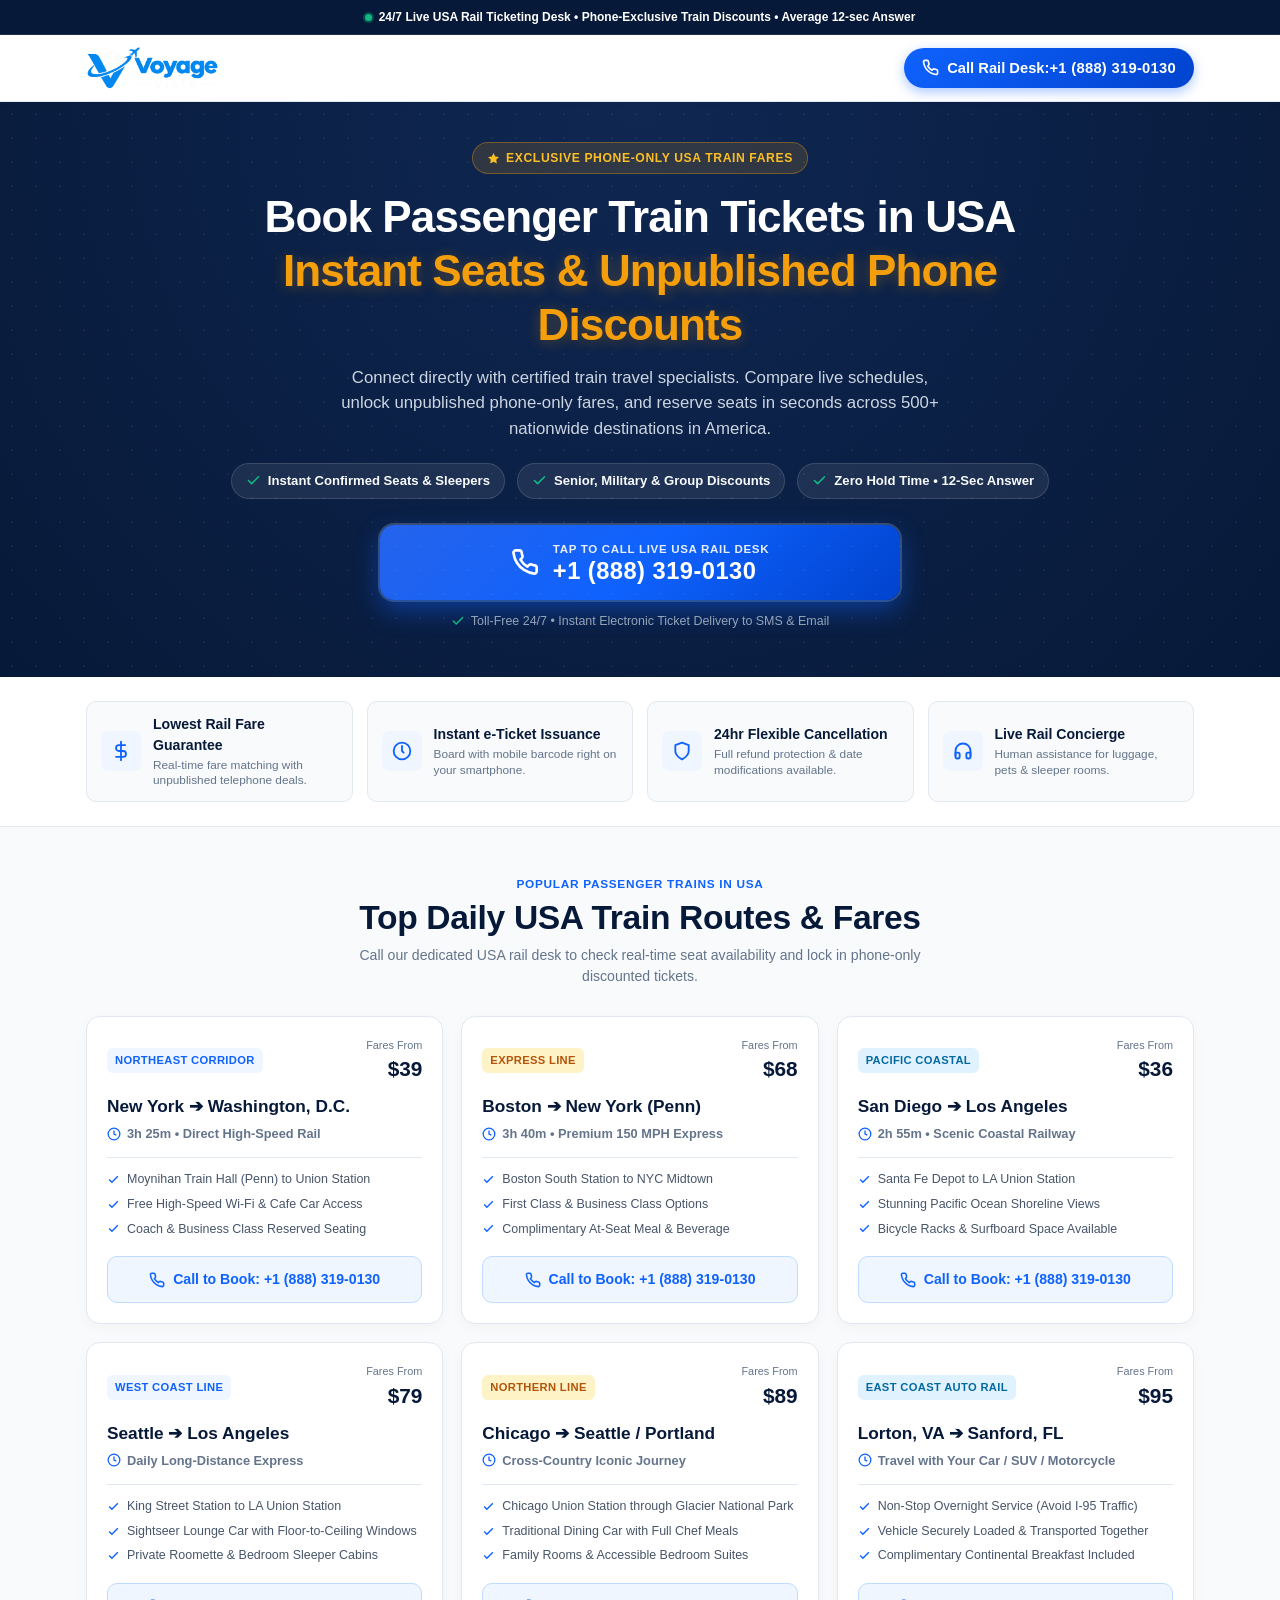
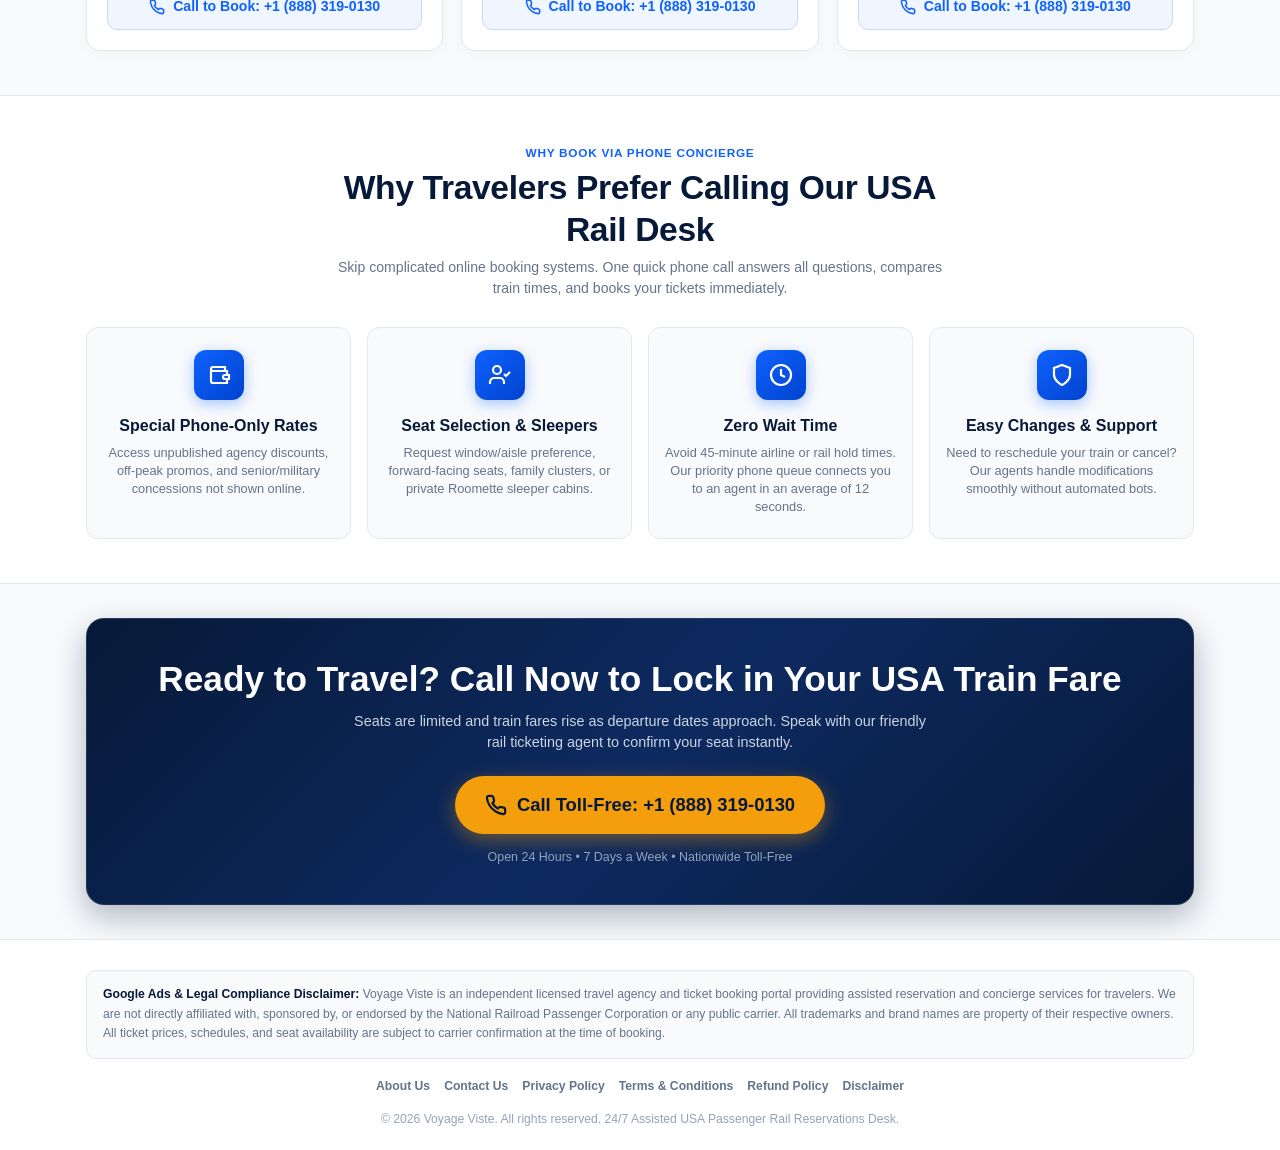
<file: amtrak.html>
<!DOCTYPE html>
<html lang="en">
<head>
  <meta charset="UTF-8">
  <meta name="viewport" content="width=device-width, initial-scale=1.0, maximum-scale=5.0">
  <title>Trains in USA - Book Train Tickets Online | 24/7 Live Rail Desk</title>
  <meta name="description" content="Book passenger train tickets in USA online with instant seat confirmation. Call our 24/7 live rail booking desk for senior, veteran &amp; group discounts across America.">
  <meta name="robots" content="index, follow">

  <!-- OpenGraph -->
  <meta property="og:title" content="Trains in USA - Book Train Tickets Online | 24/7 Live Rail Desk">
  <meta property="og:description" content="Instant USA passenger train ticket reservations &amp; unpublished rail discounts by phone.">
  <meta property="og:type" content="website">

  <!-- Favicon -->
  <link rel="icon" type="image/png" href="assets/images/logo.png">

  <!-- Stylesheet -->
  <link rel="stylesheet" href="css/amtrak.css">
</head>
<body>

  <!-- ==========================================================================
       TOP LIVE TICKETING STRIP
       ========================================================================== -->
  <div class="top-notice-bar">
    <div class="top-notice-inner">
      <span class="notice-live-dot"></span>
      <span>24/7 Live USA Rail Ticketing Desk • Phone-Exclusive Train Discounts • Average 12-sec Answer</span>
    </div>
  </div>


  <!-- ==========================================================================
       HEADER (Brand Logo & High-Priority Phone CTA)
       ========================================================================== -->
  <header class="amtrak-header">
    <div class="amtrak-container header-inner">
      <div class="header-brand">
        <a href="trains-in-usa.html" class="header-logo-link" aria-label="Voyage Viste Home">
          <img src="assets/images/logo.png" alt="Voyage Viste Rail Desk" class="header-logo-img">
        </a>
      </div>

      <div class="header-cta-group">
        <a href="tel:+18883190130" class="header-call-btn" id="header-call-cta" aria-label="Call USA Rail Desk">
          <svg viewBox="0 0 24 24" fill="none" stroke="currentColor" stroke-width="2.3" stroke-linecap="round" stroke-linejoin="round">
            <path d="M22 16.92v3a2 2 0 0 1-2.18 2 19.79 19.79 0 0 1-8.63-3.07 19.5 19.5 0 0 1-6-6 19.79 19.79 0 0 1-3.07-8.67A2 2 0 0 1 4.11 2h3a2 2 0 0 1 2 1.72 12.84 12.84 0 0 0 .7 2.81 2 2 0 0 1-.45 2.11L8.09 9.91a16 16 0 0 0 6 6l1.27-1.27a2 2 0 0 1 2.11-.45 12.84 12.84 0 0 0 2.81.7A2 2 0 0 1 22 16.92z"/>
          </svg>
          <span class="header-call-text">
            <span class="header-call-desk">Call Rail Desk: </span>
            <span class="header-phone-num">+1 (888) 319-0130</span>
          </span>
        </a>
      </div>
    </div>
  </header>


  <!-- ==========================================================================
       HERO HOOK SECTION (The Main Conversion Engine)
       ========================================================================== -->
  <section class="amtrak-hero">
    <div class="amtrak-container">
      <div class="hero-pill-badge">
        <svg style="width: 13px; height: 13px; fill: currentColor;" viewBox="0 0 24 24"><polygon points="12 2 15.09 8.26 22 9.27 17 14.14 18.18 21.02 12 17.77 5.82 21.02 7 14.14 2 9.27 8.91 8.26 12 2"/></svg>
        <span>Exclusive Phone-Only USA Train Fares</span>
      </div>

      <h1 class="hero-title">
        Book Passenger Train Tickets in USA<br class="hero-br-desktop">
        <span class="gold-highlight">Instant Seats &amp; Unpublished Phone Discounts</span>
      </h1>

      <p class="hero-subtitle">
        Connect directly with certified train travel specialists. Compare live schedules, unlock unpublished phone-only fares, and reserve seats in seconds across 500+ nationwide destinations in America.
      </p>

      <!-- 3 Key Conversion Hooks -->
      <div class="hero-hooks-grid">
        <div class="hero-hook-item">
          <svg viewBox="0 0 24 24" fill="none" stroke="currentColor" stroke-width="2.5" stroke-linecap="round" stroke-linejoin="round"><polyline points="20 6 9 17 4 12"/></svg>
          <span>Instant Confirmed Seats &amp; Sleepers</span>
        </div>
        <div class="hero-hook-item">
          <svg viewBox="0 0 24 24" fill="none" stroke="currentColor" stroke-width="2.5" stroke-linecap="round" stroke-linejoin="round"><polyline points="20 6 9 17 4 12"/></svg>
          <span>Senior, Military &amp; Group Discounts</span>
        </div>
        <div class="hero-hook-item">
          <svg viewBox="0 0 24 24" fill="none" stroke="currentColor" stroke-width="2.5" stroke-linecap="round" stroke-linejoin="round"><polyline points="20 6 9 17 4 12"/></svg>
          <span>Zero Hold Time • 12-Sec Answer</span>
        </div>
      </div>

      <!-- Main Giant Call CTA Button -->
      <div class="hero-cta-box">
        <a href="tel:+18883190130" class="btn-hero-huge-call" id="hero-main-call-cta">
          <svg viewBox="0 0 24 24" fill="none" stroke="currentColor" stroke-width="2.3" stroke-linecap="round" stroke-linejoin="round">
            <path d="M22 16.92v3a2 2 0 0 1-2.18 2 19.79 19.79 0 0 1-8.63-3.07 19.5 19.5 0 0 1-6-6 19.79 19.79 0 0 1-3.07-8.67A2 2 0 0 1 4.11 2h3a2 2 0 0 1 2 1.72 12.84 12.84 0 0 0 .7 2.81 2 2 0 0 1-.45 2.11L8.09 9.91a16 16 0 0 0 6 6l1.27-1.27a2 2 0 0 1 2.11-.45 12.84 12.84 0 0 0 2.81.7A2 2 0 0 1 22 16.92z"/>
          </svg>
          <div class="call-texts">
            <span class="call-label">TAP TO CALL LIVE USA RAIL DESK</span>
            <span class="call-number">+1 (888) 319-0130</span>
          </div>
        </a>

        <div class="hero-cta-subnote">
          <svg viewBox="0 0 24 24" fill="none" stroke="currentColor" stroke-width="2.5" stroke-linecap="round" stroke-linejoin="round"><polyline points="20 6 9 17 4 12"/></svg>
          <span>Toll-Free 24/7 • Instant Electronic Ticket Delivery to SMS &amp; Email</span>
        </div>
      </div>
    </div>
  </section>


  <!-- ==========================================================================
       TRUST STRIP (Highlights that boost Google Ads Quality Score)
       ========================================================================== -->
  <section class="trust-strip-section">
    <div class="amtrak-container">
      <div class="trust-strip-grid">
        <div class="trust-strip-card">
          <div class="trust-strip-icon">
            <svg viewBox="0 0 24 24" fill="none" stroke="currentColor" stroke-width="2.2" stroke-linecap="round" stroke-linejoin="round"><line x1="12" y1="1" x2="12" y2="23"/><path d="M17 5H9.5a3.5 3.5 0 0 0 0 7h5a3.5 3.5 0 0 1 0 7H6"/></svg>
          </div>
          <div>
            <h4>Lowest Rail Fare Guarantee</h4>
            <p>Real-time fare matching with unpublished telephone deals.</p>
          </div>
        </div>

        <div class="trust-strip-card">
          <div class="trust-strip-icon">
            <svg viewBox="0 0 24 24" fill="none" stroke="currentColor" stroke-width="2.2" stroke-linecap="round" stroke-linejoin="round"><circle cx="12" cy="12" r="10"/><polyline points="12 6 12 12 14 14"/></svg>
          </div>
          <div>
            <h4>Instant e-Ticket Issuance</h4>
            <p>Board with mobile barcode right on your smartphone.</p>
          </div>
        </div>

        <div class="trust-strip-card">
          <div class="trust-strip-icon">
            <svg viewBox="0 0 24 24" fill="none" stroke="currentColor" stroke-width="2.2" stroke-linecap="round" stroke-linejoin="round"><path d="M12 22s8-4 8-10V5l-8-3-8 3v7c0 6 8 10 8 10z"/></svg>
          </div>
          <div>
            <h4>24hr Flexible Cancellation</h4>
            <p>Full refund protection &amp; date modifications available.</p>
          </div>
        </div>

        <div class="trust-strip-card">
          <div class="trust-strip-icon">
            <svg viewBox="0 0 24 24" fill="none" stroke="currentColor" stroke-width="2.2" stroke-linecap="round" stroke-linejoin="round"><path d="M3 18v-6a9 9 0 0 1 18 0v6"/><path d="M21 19a2 2 0 0 1-2 2h-1a2 2 0 0 1-2-2v-3a2 2 0 0 1 2-2h3zM3 19a2 2 0 0 0 2 2h1a2 2 0 0 0 2-2v-3a2 2 0 0 0-2-2H3z"/></svg>
          </div>
          <div>
            <h4>Live Rail Concierge</h4>
            <p>Human assistance for luggage, pets &amp; sleeper rooms.</p>
          </div>
        </div>
      </div>
    </div>
  </section>


  <!-- ==========================================================================
       POPULAR USA TRAIN ROUTES (Generic Phrasing & High Search Intent)
       ========================================================================== -->
  <section class="routes-section">
    <div class="amtrak-container">
      <div class="section-head-center">
        <span class="section-tag">POPULAR PASSENGER TRAINS IN USA</span>
        <h2>Top Daily USA Train Routes &amp; Fares</h2>
        <p>Call our dedicated USA rail desk to check real-time seat availability and lock in phone-only discounted tickets.</p>
      </div>

      <div class="routes-cards-grid">
        <!-- Card 1: Northeast Corridor -->
        <div class="route-card">
          <div>
            <div class="route-top-row">
              <span class="route-service-chip">NORTHEAST CORRIDOR</span>
              <div class="route-fare-badge">
                <small>Fares From</small>
                <strong>$39</strong>
              </div>
            </div>
            <h3 class="route-title">New York ➔ Washington, D.C.</h3>
            <div class="route-path">
              <svg viewBox="0 0 24 24" fill="none" stroke="currentColor" stroke-width="2.2"><circle cx="12" cy="12" r="10"/><polyline points="12 6 12 12 16 14"/></svg>
              <span>3h 25m • Direct High-Speed Rail</span>
            </div>
            <ul class="route-features-list">
              <li>
                <svg viewBox="0 0 24 24" fill="none" stroke="currentColor" stroke-width="2.5"><polyline points="20 6 9 17 4 12"/></svg>
                <span>Moynihan Train Hall (Penn) to Union Station</span>
              </li>
              <li>
                <svg viewBox="0 0 24 24" fill="none" stroke="currentColor" stroke-width="2.5"><polyline points="20 6 9 17 4 12"/></svg>
                <span>Free High-Speed Wi-Fi &amp; Cafe Car Access</span>
              </li>
              <li>
                <svg viewBox="0 0 24 24" fill="none" stroke="currentColor" stroke-width="2.5"><polyline points="20 6 9 17 4 12"/></svg>
                <span>Coach &amp; Business Class Reserved Seating</span>
              </li>
            </ul>
          </div>
          <a href="tel:+18883190130" class="btn-route-call">
            <svg viewBox="0 0 24 24" fill="none" stroke="currentColor" stroke-width="2.3"><path d="M22 16.92v3a2 2 0 0 1-2.18 2 19.79 19.79 0 0 1-8.63-3.07 19.5 19.5 0 0 1-6-6 19.79 19.79 0 0 1-3.07-8.67A2 2 0 0 1 4.11 2h3a2 2 0 0 1 2 1.72 12.84 12.84 0 0 0 .7 2.81 2 2 0 0 1-.45 2.11L8.09 9.91a16 16 0 0 0 6 6l1.27-1.27a2 2 0 0 1 2.11-.45 12.84 12.84 0 0 0 2.81.7A2 2 0 0 1 22 16.92z"/></svg>
            <span>Call to Book: +1 (888) 319-0130</span>
          </a>
        </div>

        <!-- Card 2: Boston to NYC High Speed -->
        <div class="route-card">
          <div>
            <div class="route-top-row">
              <span class="route-service-chip" style="background: #fef3c7; color: #b45309;">EXPRESS LINE</span>
              <div class="route-fare-badge">
                <small>Fares From</small>
                <strong>$68</strong>
              </div>
            </div>
            <h3 class="route-title">Boston ➔ New York (Penn)</h3>
            <div class="route-path">
              <svg viewBox="0 0 24 24" fill="none" stroke="currentColor" stroke-width="2.2"><circle cx="12" cy="12" r="10"/><polyline points="12 6 12 12 16 14"/></svg>
              <span>3h 40m • Premium 150 MPH Express</span>
            </div>
            <ul class="route-features-list">
              <li>
                <svg viewBox="0 0 24 24" fill="none" stroke="currentColor" stroke-width="2.5"><polyline points="20 6 9 17 4 12"/></svg>
                <span>Boston South Station to NYC Midtown</span>
              </li>
              <li>
                <svg viewBox="0 0 24 24" fill="none" stroke="currentColor" stroke-width="2.5"><polyline points="20 6 9 17 4 12"/></svg>
                <span>First Class &amp; Business Class Options</span>
              </li>
              <li>
                <svg viewBox="0 0 24 24" fill="none" stroke="currentColor" stroke-width="2.5"><polyline points="20 6 9 17 4 12"/></svg>
                <span>Complimentary At-Seat Meal &amp; Beverage</span>
              </li>
            </ul>
          </div>
          <a href="tel:+18883190130" class="btn-route-call">
            <svg viewBox="0 0 24 24" fill="none" stroke="currentColor" stroke-width="2.3"><path d="M22 16.92v3a2 2 0 0 1-2.18 2 19.79 19.79 0 0 1-8.63-3.07 19.5 19.5 0 0 1-6-6 19.79 19.79 0 0 1-3.07-8.67A2 2 0 0 1 4.11 2h3a2 2 0 0 1 2 1.72 12.84 12.84 0 0 0 .7 2.81 2 2 0 0 1-.45 2.11L8.09 9.91a16 16 0 0 0 6 6l1.27-1.27a2 2 0 0 1 2.11-.45 12.84 12.84 0 0 0 2.81.7A2 2 0 0 1 22 16.92z"/></svg>
            <span>Call to Book: +1 (888) 319-0130</span>
          </a>
        </div>

        <!-- Card 3: Pacific Coastal -->
        <div class="route-card">
          <div>
            <div class="route-top-row">
              <span class="route-service-chip" style="background: #e0f2fe; color: #0369a1;">PACIFIC COASTAL</span>
              <div class="route-fare-badge">
                <small>Fares From</small>
                <strong>$36</strong>
              </div>
            </div>
            <h3 class="route-title">San Diego ➔ Los Angeles</h3>
            <div class="route-path">
              <svg viewBox="0 0 24 24" fill="none" stroke="currentColor" stroke-width="2.2"><circle cx="12" cy="12" r="10"/><polyline points="12 6 12 12 16 14"/></svg>
              <span>2h 55m • Scenic Coastal Railway</span>
            </div>
            <ul class="route-features-list">
              <li>
                <svg viewBox="0 0 24 24" fill="none" stroke="currentColor" stroke-width="2.5"><polyline points="20 6 9 17 4 12"/></svg>
                <span>Santa Fe Depot to LA Union Station</span>
              </li>
              <li>
                <svg viewBox="0 0 24 24" fill="none" stroke="currentColor" stroke-width="2.5"><polyline points="20 6 9 17 4 12"/></svg>
                <span>Stunning Pacific Ocean Shoreline Views</span>
              </li>
              <li>
                <svg viewBox="0 0 24 24" fill="none" stroke="currentColor" stroke-width="2.5"><polyline points="20 6 9 17 4 12"/></svg>
                <span>Bicycle Racks &amp; Surfboard Space Available</span>
              </li>
            </ul>
          </div>
          <a href="tel:+18883190130" class="btn-route-call">
            <svg viewBox="0 0 24 24" fill="none" stroke="currentColor" stroke-width="2.3"><path d="M22 16.92v3a2 2 0 0 1-2.18 2 19.79 19.79 0 0 1-8.63-3.07 19.5 19.5 0 0 1-6-6 19.79 19.79 0 0 1-3.07-8.67A2 2 0 0 1 4.11 2h3a2 2 0 0 1 2 1.72 12.84 12.84 0 0 0 .7 2.81 2 2 0 0 1-.45 2.11L8.09 9.91a16 16 0 0 0 6 6l1.27-1.27a2 2 0 0 1 2.11-.45 12.84 12.84 0 0 0 2.81.7A2 2 0 0 1 22 16.92z"/></svg>
            <span>Call to Book: +1 (888) 319-0130</span>
          </a>
        </div>

        <!-- Card 4: West Coast Line -->
        <div class="route-card">
          <div>
            <div class="route-top-row">
              <span class="route-service-chip">WEST COAST LINE</span>
              <div class="route-fare-badge">
                <small>Fares From</small>
                <strong>$79</strong>
              </div>
            </div>
            <h3 class="route-title">Seattle ➔ Los Angeles</h3>
            <div class="route-path">
              <svg viewBox="0 0 24 24" fill="none" stroke="currentColor" stroke-width="2.2"><circle cx="12" cy="12" r="10"/><polyline points="12 6 12 12 16 14"/></svg>
              <span>Daily Long-Distance Express</span>
            </div>
            <ul class="route-features-list">
              <li>
                <svg viewBox="0 0 24 24" fill="none" stroke="currentColor" stroke-width="2.5"><polyline points="20 6 9 17 4 12"/></svg>
                <span>King Street Station to LA Union Station</span>
              </li>
              <li>
                <svg viewBox="0 0 24 24" fill="none" stroke="currentColor" stroke-width="2.5"><polyline points="20 6 9 17 4 12"/></svg>
                <span>Sightseer Lounge Car with Floor-to-Ceiling Windows</span>
              </li>
              <li>
                <svg viewBox="0 0 24 24" fill="none" stroke="currentColor" stroke-width="2.5"><polyline points="20 6 9 17 4 12"/></svg>
                <span>Private Roomette &amp; Bedroom Sleeper Cabins</span>
              </li>
            </ul>
          </div>
          <a href="tel:+18883190130" class="btn-route-call">
            <svg viewBox="0 0 24 24" fill="none" stroke="currentColor" stroke-width="2.3"><path d="M22 16.92v3a2 2 0 0 1-2.18 2 19.79 19.79 0 0 1-8.63-3.07 19.5 19.5 0 0 1-6-6 19.79 19.79 0 0 1-3.07-8.67A2 2 0 0 1 4.11 2h3a2 2 0 0 1 2 1.72 12.84 12.84 0 0 0 .7 2.81 2 2 0 0 1-.45 2.11L8.09 9.91a16 16 0 0 0 6 6l1.27-1.27a2 2 0 0 1 2.11-.45 12.84 12.84 0 0 0 2.81.7A2 2 0 0 1 22 16.92z"/></svg>
            <span>Call to Book: +1 (888) 319-0130</span>
          </a>
        </div>

        <!-- Card 5: Cross Country Northern Line -->
        <div class="route-card">
          <div>
            <div class="route-top-row">
              <span class="route-service-chip" style="background: #fef3c7; color: #b45309;">NORTHERN LINE</span>
              <div class="route-fare-badge">
                <small>Fares From</small>
                <strong>$89</strong>
              </div>
            </div>
            <h3 class="route-title">Chicago ➔ Seattle / Portland</h3>
            <div class="route-path">
              <svg viewBox="0 0 24 24" fill="none" stroke="currentColor" stroke-width="2.2"><circle cx="12" cy="12" r="10"/><polyline points="12 6 12 12 16 14"/></svg>
              <span>Cross-Country Iconic Journey</span>
            </div>
            <ul class="route-features-list">
              <li>
                <svg viewBox="0 0 24 24" fill="none" stroke="currentColor" stroke-width="2.5"><polyline points="20 6 9 17 4 12"/></svg>
                <span>Chicago Union Station through Glacier National Park</span>
              </li>
              <li>
                <svg viewBox="0 0 24 24" fill="none" stroke="currentColor" stroke-width="2.5"><polyline points="20 6 9 17 4 12"/></svg>
                <span>Traditional Dining Car with Full Chef Meals</span>
              </li>
              <li>
                <svg viewBox="0 0 24 24" fill="none" stroke="currentColor" stroke-width="2.5"><polyline points="20 6 9 17 4 12"/></svg>
                <span>Family Rooms &amp; Accessible Bedroom Suites</span>
              </li>
            </ul>
          </div>
          <a href="tel:+18883190130" class="btn-route-call">
            <svg viewBox="0 0 24 24" fill="none" stroke="currentColor" stroke-width="2.3"><path d="M22 16.92v3a2 2 0 0 1-2.18 2 19.79 19.79 0 0 1-8.63-3.07 19.5 19.5 0 0 1-6-6 19.79 19.79 0 0 1-3.07-8.67A2 2 0 0 1 4.11 2h3a2 2 0 0 1 2 1.72 12.84 12.84 0 0 0 .7 2.81 2 2 0 0 1-.45 2.11L8.09 9.91a16 16 0 0 0 6 6l1.27-1.27a2 2 0 0 1 2.11-.45 12.84 12.84 0 0 0 2.81.7A2 2 0 0 1 22 16.92z"/></svg>
            <span>Call to Book: +1 (888) 319-0130</span>
          </a>
        </div>

        <!-- Card 6: Auto Passenger Train -->
        <div class="route-card">
          <div>
            <div class="route-top-row">
              <span class="route-service-chip" style="background: #e0f2fe; color: #0369a1;">EAST COAST AUTO RAIL</span>
              <div class="route-fare-badge">
                <small>Fares From</small>
                <strong>$95</strong>
              </div>
            </div>
            <h3 class="route-title">Lorton, VA ➔ Sanford, FL</h3>
            <div class="route-path">
              <svg viewBox="0 0 24 24" fill="none" stroke="currentColor" stroke-width="2.2"><circle cx="12" cy="12" r="10"/><polyline points="12 6 12 12 16 14"/></svg>
              <span>Travel with Your Car / SUV / Motorcycle</span>
            </div>
            <ul class="route-features-list">
              <li>
                <svg viewBox="0 0 24 24" fill="none" stroke="currentColor" stroke-width="2.5"><polyline points="20 6 9 17 4 12"/></svg>
                <span>Non-Stop Overnight Service (Avoid I-95 Traffic)</span>
              </li>
              <li>
                <svg viewBox="0 0 24 24" fill="none" stroke="currentColor" stroke-width="2.5"><polyline points="20 6 9 17 4 12"/></svg>
                <span>Vehicle Securely Loaded &amp; Transported Together</span>
              </li>
              <li>
                <svg viewBox="0 0 24 24" fill="none" stroke="currentColor" stroke-width="2.5"><polyline points="20 6 9 17 4 12"/></svg>
                <span>Complimentary Continental Breakfast Included</span>
              </li>
            </ul>
          </div>
          <a href="tel:+18883190130" class="btn-route-call">
            <svg viewBox="0 0 24 24" fill="none" stroke="currentColor" stroke-width="2.3"><path d="M22 16.92v3a2 2 0 0 1-2.18 2 19.79 19.79 0 0 1-8.63-3.07 19.5 19.5 0 0 1-6-6 19.79 19.79 0 0 1-3.07-8.67A2 2 0 0 1 4.11 2h3a2 2 0 0 1 2 1.72 12.84 12.84 0 0 0 .7 2.81 2 2 0 0 1-.45 2.11L8.09 9.91a16 16 0 0 0 6 6l1.27-1.27a2 2 0 0 1 2.11-.45 12.84 12.84 0 0 0 2.81.7A2 2 0 0 1 22 16.92z"/></svg>
            <span>Call to Book: +1 (888) 319-0130</span>
          </a>
        </div>
      </div>
    </div>
  </section>


  <!-- ==========================================================================
       WHY CALL US (Core Selling Proposition / Hooks)
       ========================================================================== -->
  <section class="why-section">
    <div class="amtrak-container">
      <div class="section-head-center">
        <span class="section-tag">WHY BOOK VIA PHONE CONCIERGE</span>
        <h2>Why Travelers Prefer Calling Our USA Rail Desk</h2>
        <p>Skip complicated online booking systems. One quick phone call answers all questions, compares train times, and books your tickets immediately.</p>
      </div>

      <div class="why-grid">
        <div class="why-card">
          <div class="why-icon">
            <svg viewBox="0 0 24 24" fill="none" stroke="currentColor" stroke-width="2.2"><path d="M20 12V8H6a2 2 0 0 1-2-2c0-1.1.9-2 2-2h12v4"/><path d="M4 6v12c0 1.1.9 2 2 2h14v-4"/><path d="M18 12a2 2 0 0 0-2 2c0 1.1.9 2 2 2h4v-4h-4z"/></svg>
          </div>
          <h3>Special Phone-Only Rates</h3>
          <p>Access unpublished agency discounts, off-peak promos, and senior/military concessions not shown online.</p>
        </div>

        <div class="why-card">
          <div class="why-icon">
            <svg viewBox="0 0 24 24" fill="none" stroke="currentColor" stroke-width="2.2"><path d="M16 21v-2a4 4 0 0 0-4-4H6a4 4 0 0 0-4 4v2"/><circle cx="9" cy="7" r="4"/><polyline points="16 11 18 13 22 9"/></svg>
          </div>
          <h3>Seat Selection &amp; Sleepers</h3>
          <p>Request window/aisle preference, forward-facing seats, family clusters, or private Roomette sleeper cabins.</p>
        </div>

        <div class="why-card">
          <div class="why-icon">
            <svg viewBox="0 0 24 24" fill="none" stroke="currentColor" stroke-width="2.2"><circle cx="12" cy="12" r="10"/><polyline points="12 6 12 12 16 14"/></svg>
          </div>
          <h3>Zero Wait Time</h3>
          <p>Avoid 45-minute airline or rail hold times. Our priority phone queue connects you to an agent in an average of 12 seconds.</p>
        </div>

        <div class="why-card">
          <div class="why-icon">
            <svg viewBox="0 0 24 24" fill="none" stroke="currentColor" stroke-width="2.2"><path d="M12 22s8-4 8-10V5l-8-3-8 3v7c0 6 8 10 8 10z"/></svg>
          </div>
          <h3>Easy Changes &amp; Support</h3>
          <p>Need to reschedule your train or cancel? Our agents handle modifications smoothly without automated bots.</p>
        </div>
      </div>
    </div>
  </section>


  <!-- ==========================================================================
       BOTTOM URGENCY ACTION BANNER
       ========================================================================== -->
  <section class="bottom-banner-section">
    <div class="amtrak-container">
      <div class="bottom-cta-banner">
        <h2>Ready to Travel? Call Now to Lock in Your USA Train Fare</h2>
        <p>Seats are limited and train fares rise as departure dates approach. Speak with our friendly rail ticketing agent to confirm your seat instantly.</p>
        
        <a href="tel:+18883190130" class="btn-bottom-call" id="bottom-banner-call-cta">
          <svg viewBox="0 0 24 24" fill="none" stroke="currentColor" stroke-width="2.4" stroke-linecap="round" stroke-linejoin="round">
            <path d="M22 16.92v3a2 2 0 0 1-2.18 2 19.79 19.79 0 0 1-8.63-3.07 19.5 19.5 0 0 1-6-6 19.79 19.79 0 0 1-3.07-8.67A2 2 0 0 1 4.11 2h3a2 2 0 0 1 2 1.72 12.84 12.84 0 0 0 .7 2.81 2 2 0 0 1-.45 2.11L8.09 9.91a16 16 0 0 0 6 6l1.27-1.27a2 2 0 0 1 2.11-.45 12.84 12.84 0 0 0 2.81.7A2 2 0 0 1 22 16.92z"/>
          </svg>
          <span>Call Toll-Free: +1 (888) 319-0130</span>
        </a>
        
        <div style="font-size: 0.78rem; color: #94a3b8; margin-top: 14px;">
          Open 24 Hours • 7 Days a Week • Nationwide Toll-Free
        </div>
      </div>
    </div>
  </section>


  <!-- ==========================================================================
       STICKY BOTTOM BAR (Mobile Traffic Google Ads Maximizer)
       ========================================================================== -->
  <div class="mobile-sticky-cta-bar">
    <a href="tel:+18883190130" class="btn-mobile-sticky-call" id="mobile-sticky-call-cta">
      <svg viewBox="0 0 24 24" fill="none" stroke="currentColor" stroke-width="2.3">
        <path d="M22 16.92v3a2 2 0 0 1-2.18 2 19.79 19.79 0 0 1-8.63-3.07 19.5 19.5 0 0 1-6-6 19.79 19.79 0 0 1-3.07-8.67A2 2 0 0 1 4.11 2h3a2 2 0 0 1 2 1.72 12.84 12.84 0 0 0 .7 2.81 2 2 0 0 1-.45 2.11L8.09 9.91a16 16 0 0 0 6 6l1.27-1.27a2 2 0 0 1 2.11-.45 12.84 12.84 0 0 0 2.81.7A2 2 0 0 1 22 16.92z"/>
      </svg>
      <span>Call USA Rail Desk: +1 (888) 319-0130</span>
    </a>
  </div>


  <!-- ==========================================================================
       GOOGLE ADS COMPLIANCE FOOTER & DISCLAIMER
       ========================================================================== -->
  <footer class="amtrak-footer">
    <div class="amtrak-container">
      <div class="footer-disclaimer-box">
        <p>
          <strong>Google Ads &amp; Legal Compliance Disclaimer:</strong> Voyage Viste is an independent licensed travel agency and ticket booking portal providing assisted reservation and concierge services for travelers. We are not directly affiliated with, sponsored by, or endorsed by the National Railroad Passenger Corporation or any public carrier. All trademarks and brand names are property of their respective owners. All ticket prices, schedules, and seat availability are subject to carrier confirmation at the time of booking.
        </p>
      </div>

      <div class="footer-links-row">
        <a href="/about">About Us</a>
        <a href="/contact">Contact Us</a>
        <a href="/privacy-policy">Privacy Policy</a>
        <a href="/terms-and-conditions">Terms &amp; Conditions</a>
        <a href="/refund-policy">Refund Policy</a>
        <a href="/disclaimer">Disclaimer</a>
      </div>

      <p class="footer-copy">
        &copy; 2026 Voyage Viste. All rights reserved. 24/7 Assisted USA Passenger Rail Reservations Desk.
      </p>
    </div>
  </footer>

</body>
</html>
</file>
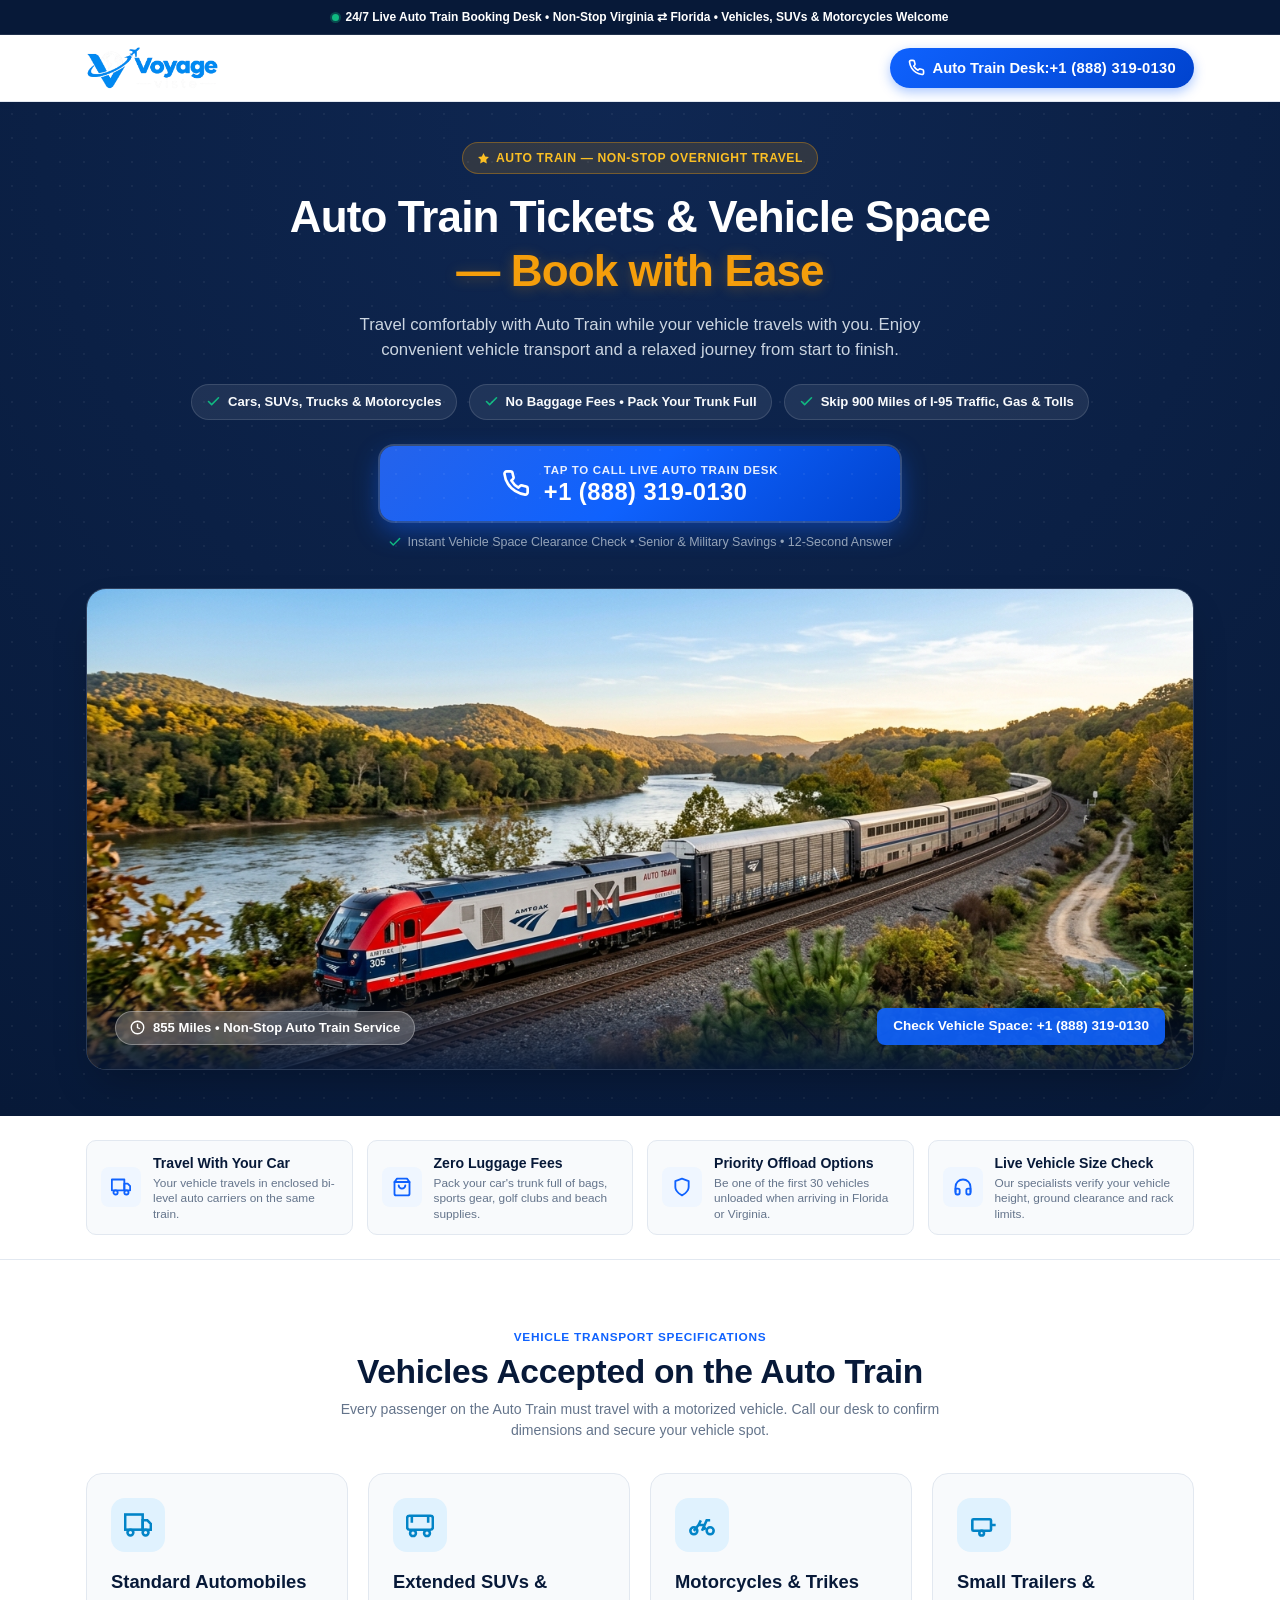
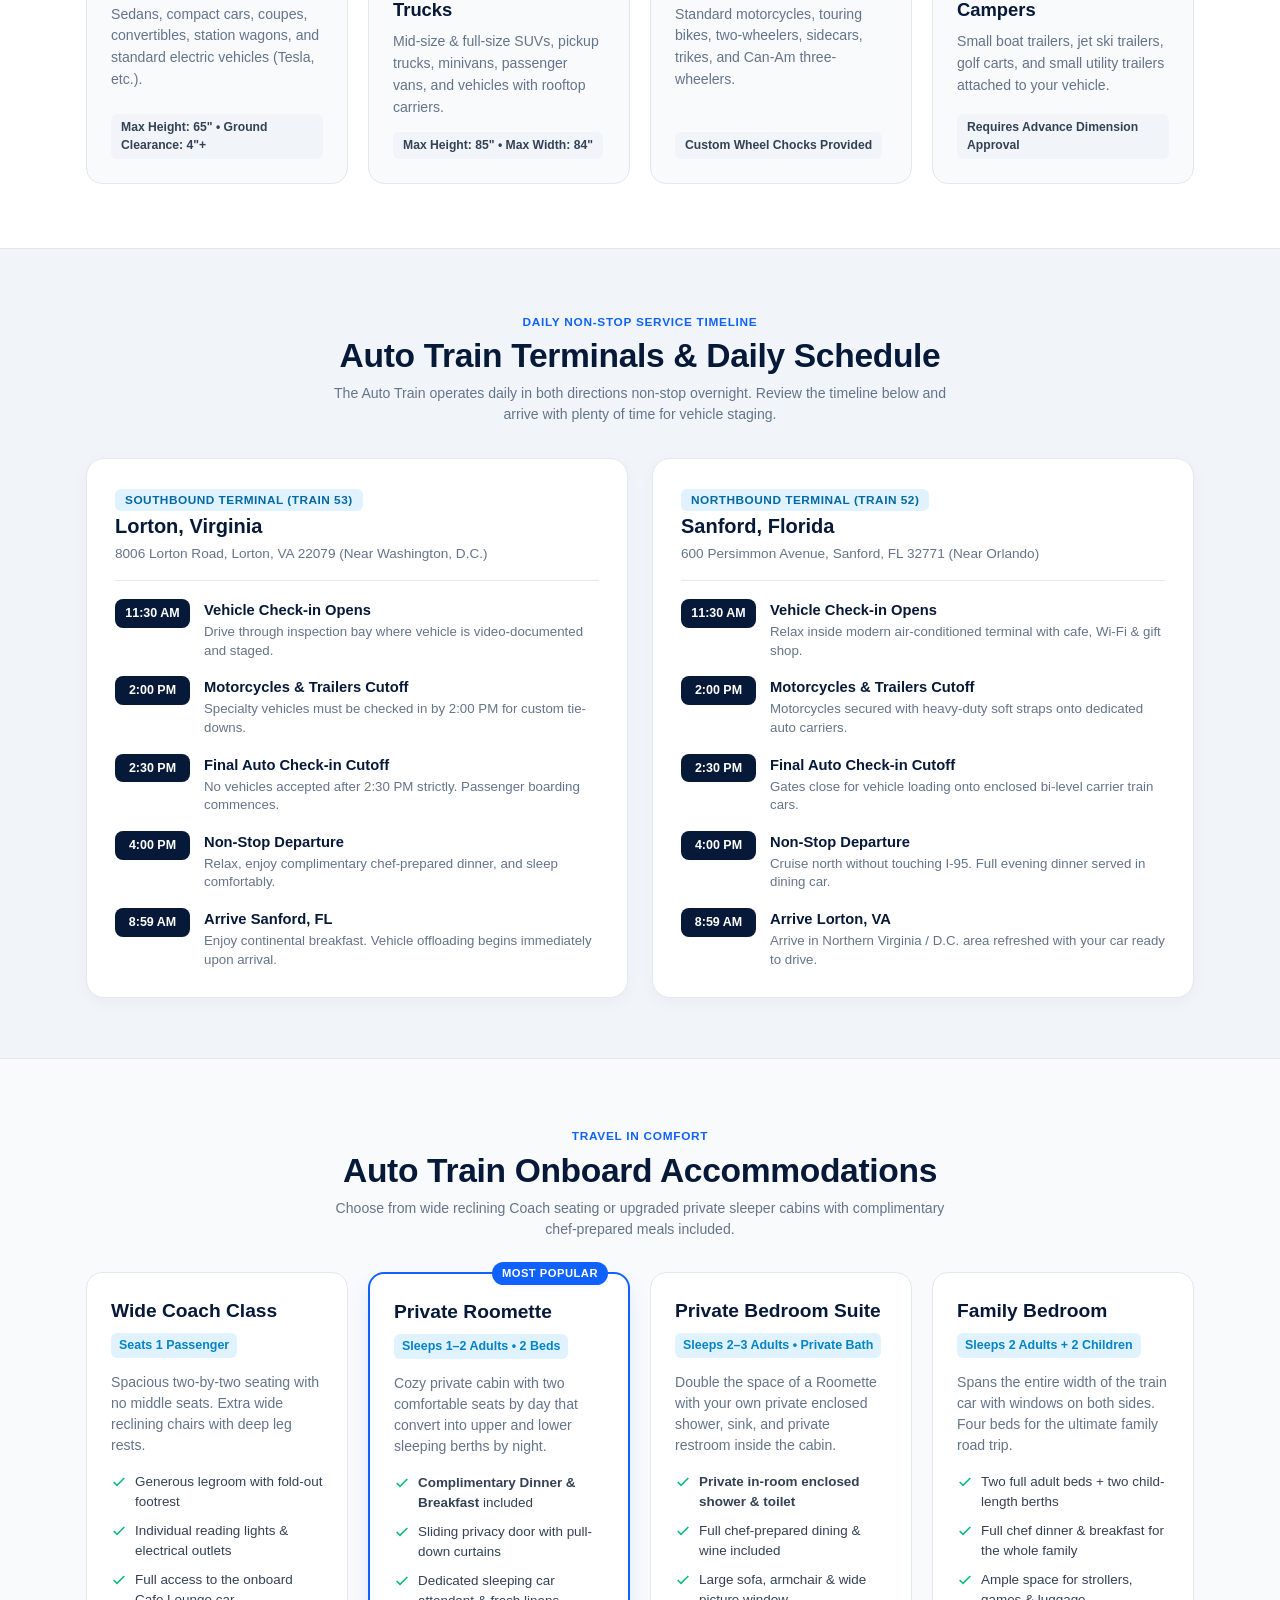
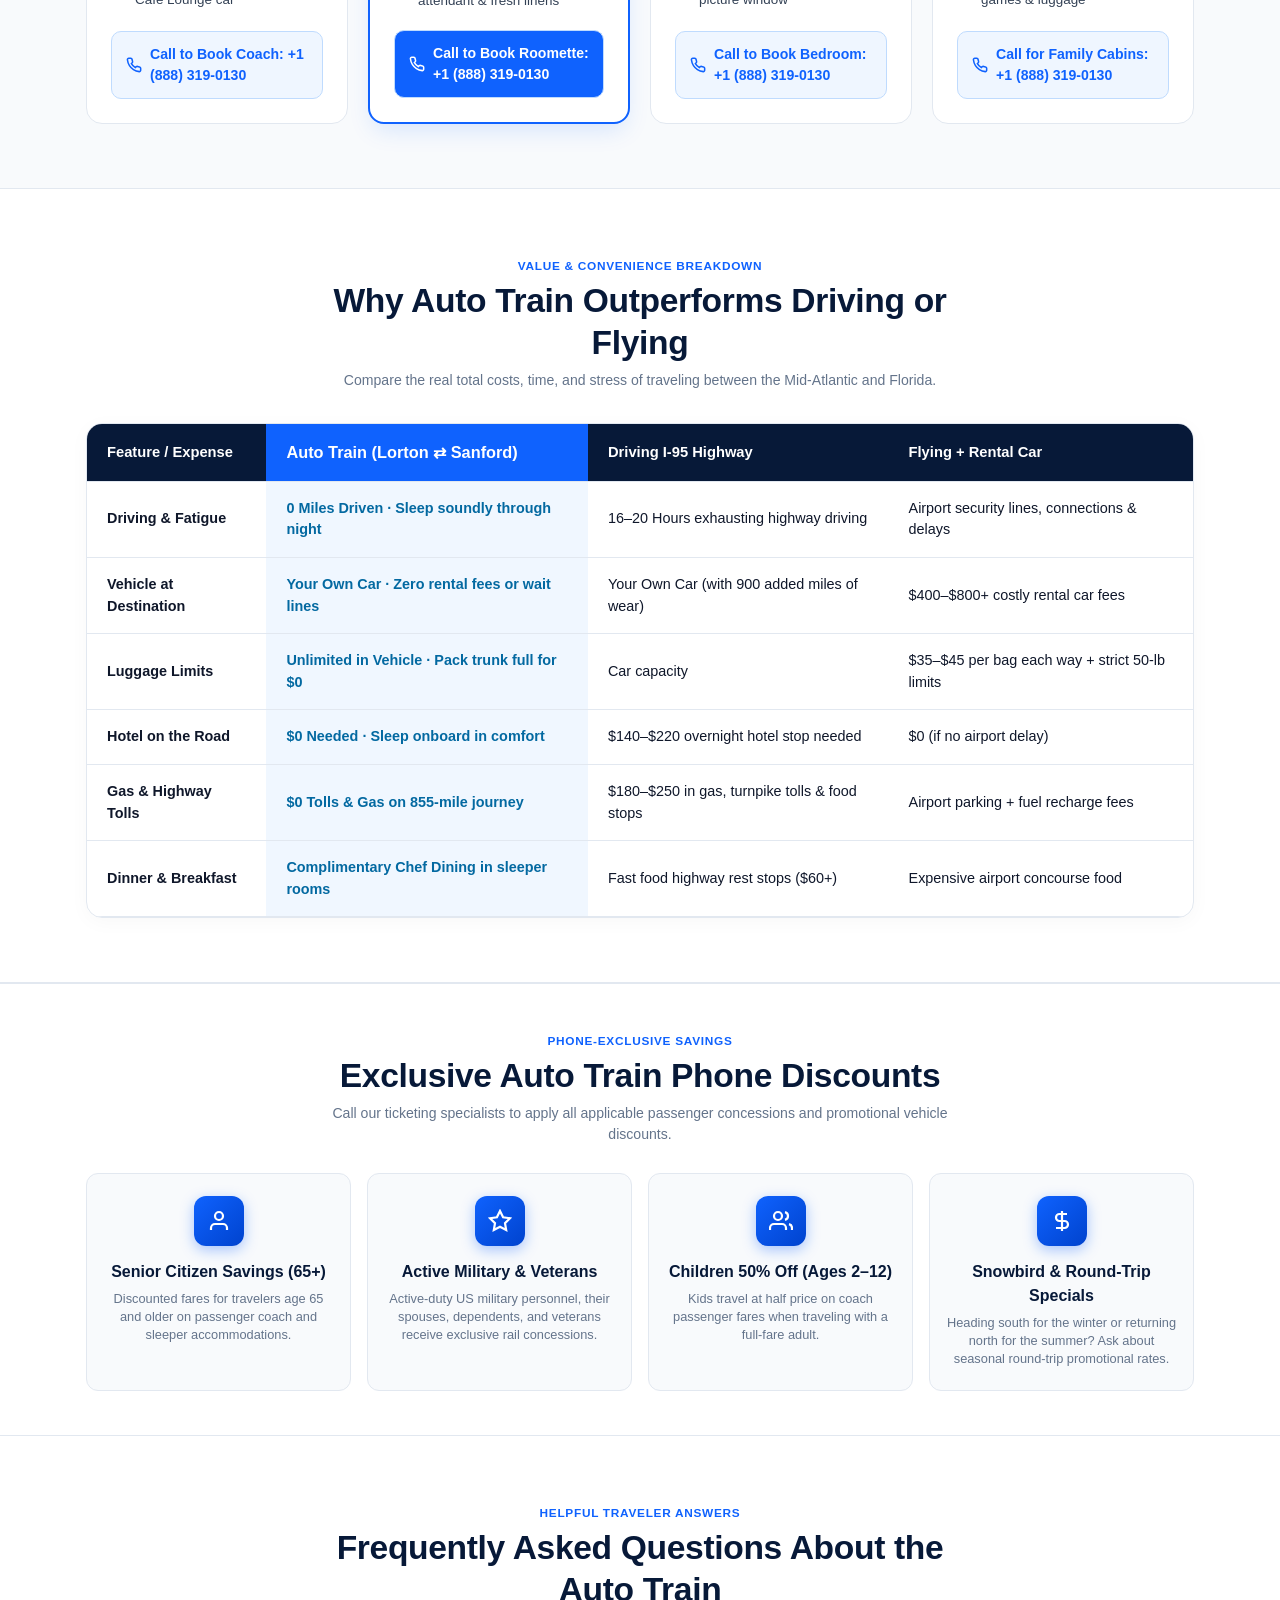
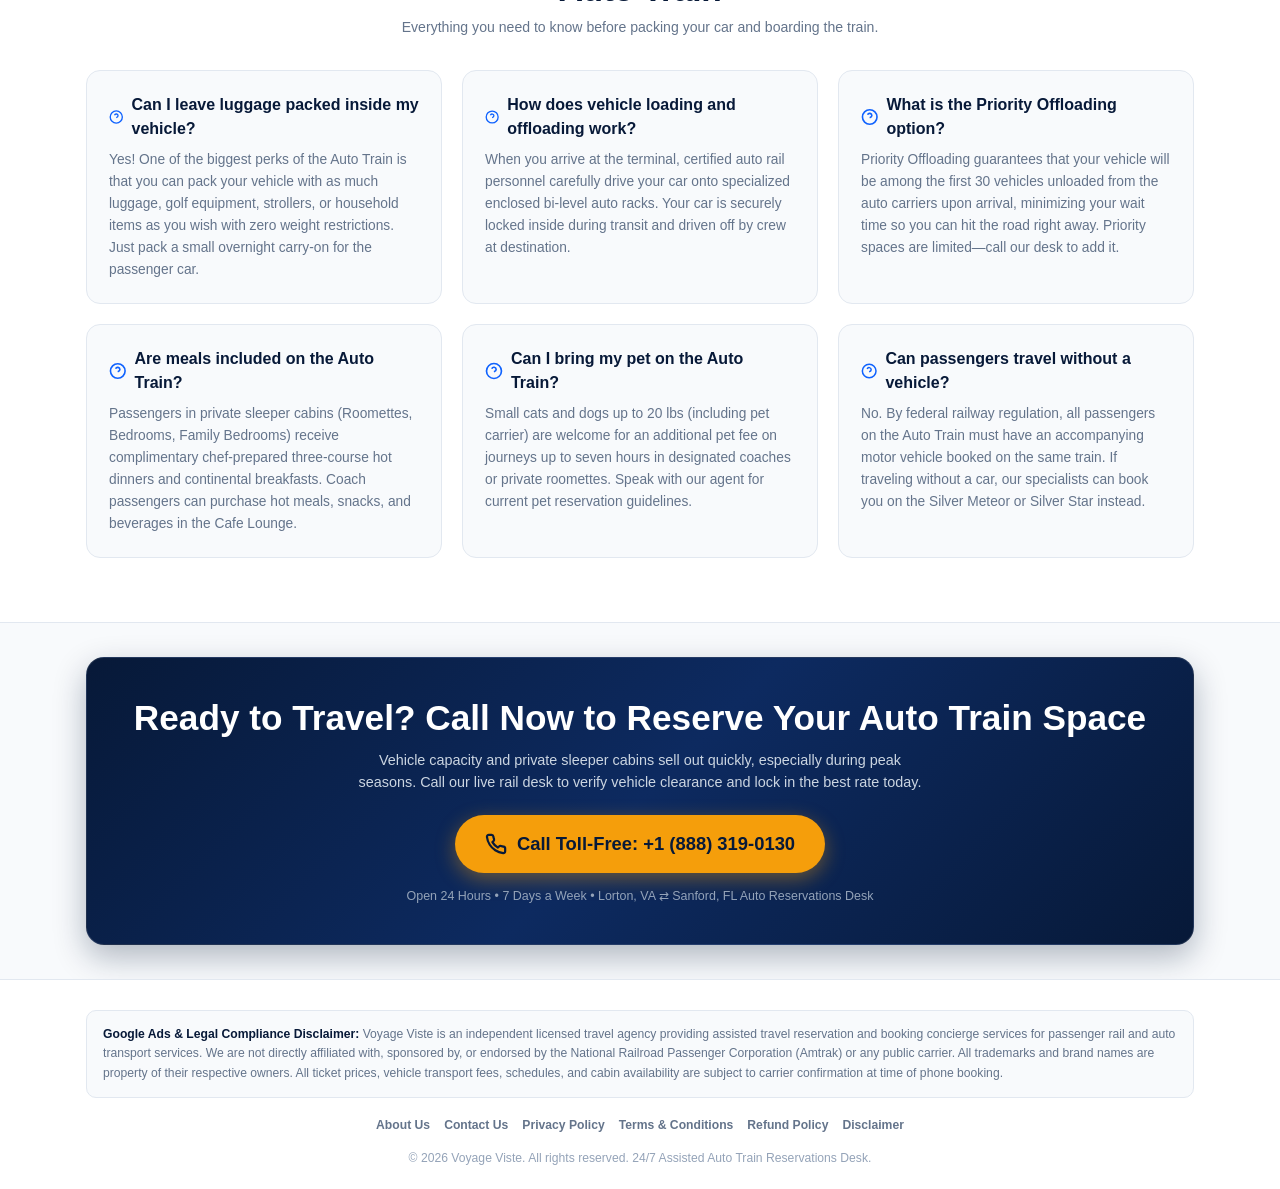
<file: auto-train.html>
<!DOCTYPE html>
<html lang="en">
<head>
  <!-- Google tag (gtag.js) -->
<script async src="https://www.googletagmanager.com/gtag/js?id=AW-11520949598">
</script>
<script>
  window.dataLayer = window.dataLayer || [];
  function gtag(){dataLayer.push(arguments);}
  gtag('js', new Date());

  gtag('config', 'AW-11520949598');
</script>
  <meta charset="UTF-8">
  <meta name="viewport" content="width=device-width, initial-scale=1.0, maximum-scale=5.0">
  <title>Auto Train Tickets &amp; Vehicle Transport Booking | Lorton VA to Sanford FL</title>
  <meta name="description" content="Book passenger tickets and vehicle transport on the Auto Train. Bring your car, SUV, van, or motorcycle non-stop between Lorton, VA (near D.C.) and Sanford, FL (near Orlando). 24/7 Live phone booking desk.">
  <meta name="robots" content="index, follow">

  <!-- OpenGraph -->
  <meta property="og:title" content="Auto Train Tickets &amp; Vehicle Transport | 24/7 Live Booking Desk">
  <meta property="og:description" content="Travel non-stop between Lorton, VA and Sanford, FL with your vehicle. Private Roomettes, Bedrooms &amp; Coach seats. Call for instant phone deals.">
  <meta property="og:type" content="website">

  <!-- Favicon -->
  <link rel="icon" type="image/png" href="assets/images/logo.png">

  <!-- Stylesheets -->
  <link rel="stylesheet" href="css/amtrak.css">
  <link rel="stylesheet" href="css/auto-train.css">
</head>
<body>

  <!-- ==========================================================================
       TOP LIVE TICKETING STRIP
       ========================================================================== -->
  <div class="top-notice-bar">
    <div class="top-notice-inner">
      <span class="notice-live-dot"></span>
      <span>24/7 Live Auto Train Booking Desk • Non-Stop Virginia ⇄ Florida • Vehicles, SUVs &amp; Motorcycles Welcome</span>
    </div>
  </div>


  <!-- ==========================================================================
       HEADER (Brand Logo & High-Priority Phone CTA)
       ========================================================================== -->
  <header class="amtrak-header">
    <div class="amtrak-container header-inner">
      <div class="header-brand">
        <a href="auto-train.html" class="header-logo-link" aria-label="Voyage Viste Auto Train Desk">
          <img src="assets/images/logo.png" alt="Voyage Viste Auto Train Desk" class="header-logo-img">
        </a>
      </div>

      <div class="header-cta-group">
        <a href="tel:+18883190130" class="header-call-btn" id="header-call-cta" aria-label="Call Auto Train Desk">
          <svg viewBox="0 0 24 24" fill="none" stroke="currentColor" stroke-width="2.3" stroke-linecap="round" stroke-linejoin="round">
            <path d="M22 16.92v3a2 2 0 0 1-2.18 2 19.79 19.79 0 0 1-8.63-3.07 19.5 19.5 0 0 1-6-6 19.79 19.79 0 0 1-3.07-8.67A2 2 0 0 1 4.11 2h3a2 2 0 0 1 2 1.72 12.84 12.84 0 0 0 .7 2.81 2 2 0 0 1-.45 2.11L8.09 9.91a16 16 0 0 0 6 6l1.27-1.27a2 2 0 0 1 2.11-.45 12.84 12.84 0 0 0 2.81.7A2 2 0 0 1 22 16.92z"/>
          </svg>
          <span class="header-call-text">
            <span class="header-call-desk">Auto Train Desk: </span>
            <span class="header-phone-num">+1 (888) 319-0130</span>
          </span>
        </a>
      </div>
    </div>
  </header>


  <!-- ==========================================================================
       HERO HOOK SECTION (The Main Conversion Engine for Auto Train)
       ========================================================================== -->
  <section class="amtrak-hero">
    <div class="amtrak-container">
      <div class="hero-pill-badge">
        <svg style="width: 13px; height: 13px; fill: currentColor;" viewBox="0 0 24 24"><polygon points="12 2 15.09 8.26 22 9.27 17 14.14 18.18 21.02 12 17.77 5.82 21.02 7 14.14 2 9.27 8.91 8.26 12 2"/></svg>
        <span>Auto Train — Non-Stop Overnight Travel</span>
      </div>

      <h1 class="hero-title">
        Auto Train Tickets & Vehicle Space<br class="hero-br-desktop">
        <span class="gold-highlight">— Book with Ease</span>
      </h1>

      <p class="hero-subtitle">
        Travel comfortably with Auto Train while your vehicle travels with you. Enjoy convenient vehicle transport and a relaxed journey from start to finish.
      </p>

      <!-- 3 Key Conversion Hooks -->
      <div class="hero-hooks-grid">
        <div class="hero-hook-item">
          <svg viewBox="0 0 24 24" fill="none" stroke="currentColor" stroke-width="2.5" stroke-linecap="round" stroke-linejoin="round"><polyline points="20 6 9 17 4 12"/></svg>
          <span>Cars, SUVs, Trucks &amp; Motorcycles</span>
        </div>
        <div class="hero-hook-item">
          <svg viewBox="0 0 24 24" fill="none" stroke="currentColor" stroke-width="2.5" stroke-linecap="round" stroke-linejoin="round"><polyline points="20 6 9 17 4 12"/></svg>
          <span>No Baggage Fees • Pack Your Trunk Full</span>
        </div>
        <div class="hero-hook-item">
          <svg viewBox="0 0 24 24" fill="none" stroke="currentColor" stroke-width="2.5" stroke-linecap="round" stroke-linejoin="round"><polyline points="20 6 9 17 4 12"/></svg>
          <span>Skip 900 Miles of I-95 Traffic, Gas &amp; Tolls</span>
        </div>
      </div>

      <!-- Main Giant Call CTA Button -->
      <div class="hero-cta-box">
        <a href="tel:+18883190130" class="btn-hero-huge-call" id="hero-main-call-cta">
          <svg viewBox="0 0 24 24" fill="none" stroke="currentColor" stroke-width="2.3" stroke-linecap="round" stroke-linejoin="round">
            <path d="M22 16.92v3a2 2 0 0 1-2.18 2 19.79 19.79 0 0 1-8.63-3.07 19.5 19.5 0 0 1-6-6 19.79 19.79 0 0 1-3.07-8.67A2 2 0 0 1 4.11 2h3a2 2 0 0 1 2 1.72 12.84 12.84 0 0 0 .7 2.81 2 2 0 0 1-.45 2.11L8.09 9.91a16 16 0 0 0 6 6l1.27-1.27a2 2 0 0 1 2.11-.45 12.84 12.84 0 0 0 2.81.7A2 2 0 0 1 22 16.92z"/>
          </svg>
          <div class="call-texts">
            <span class="call-label">TAP TO CALL LIVE AUTO TRAIN DESK</span>
            <span class="call-number">+1 (888) 319-0130</span>
          </div>
        </a>

        <div class="hero-cta-subnote">
          <svg viewBox="0 0 24 24" fill="none" stroke="currentColor" stroke-width="2.5" stroke-linecap="round" stroke-linejoin="round"><polyline points="20 6 9 17 4 12"/></svg>
          <span>Instant Vehicle Space Clearance Check • Senior &amp; Military Savings • 12-Second Answer</span>
        </div>
      </div>

      <!-- Auto Train Hero Visual Banner -->
      <div class="auto-hero-banner-wrap">
        <img src="assets/images/auto-train-hero.jpg" alt="Amtrak Auto Train Non-Stop Passenger and Vehicle Transport" class="auto-hero-img">
        <div class="auto-hero-overlay">
          <div>
            <span class="auto-route-badge">
              <svg viewBox="0 0 24 24" fill="none" stroke="currentColor" stroke-width="2.2" style="width: 15px; height: 15px;"><circle cx="12" cy="12" r="10"/><polyline points="12 6 12 12 16 14"/></svg>
              855 Miles • Non-Stop Auto Train Service
            </span>
          </div>
          <a href="tel:+18883190130" style="color: #ffffff; background: rgba(15, 98, 254, 0.9); padding: 8px 16px; border-radius: 8px; font-weight: 700; font-size: 0.85rem; display: inline-flex; align-items: center; gap: 8px;">
            <span>Check Vehicle Space: +1 (888) 319-0130</span>
          </a>
        </div>
      </div>

    </div>
  </section>


  <!-- ==========================================================================
       TRUST STRIP
       ========================================================================== -->
  <section class="trust-strip-section">
    <div class="amtrak-container">
      <div class="trust-strip-grid">
        <div class="trust-strip-card">
          <div class="trust-strip-icon">
            <svg viewBox="0 0 24 24" fill="none" stroke="currentColor" stroke-width="2.2" stroke-linecap="round" stroke-linejoin="round"><rect x="1" y="3" width="15" height="13"/><polygon points="16 8 20 8 23 11 23 16 16 16 16 8"/><circle cx="5.5" cy="18.5" r="2.5"/><circle cx="18.5" cy="18.5" r="2.5"/></svg>
          </div>
          <div>
            <h4>Travel With Your Car</h4>
            <p>Your vehicle travels in enclosed bi-level auto carriers on the same train.</p>
          </div>
        </div>

        <div class="trust-strip-card">
          <div class="trust-strip-icon">
            <svg viewBox="0 0 24 24" fill="none" stroke="currentColor" stroke-width="2.2" stroke-linecap="round" stroke-linejoin="round"><path d="M6 2L3 6v14a2 2 0 0 0 2 2h14a2 2 0 0 0 2-2V6l-3-4z"/><line x1="3" y1="6" x2="21" y2="6"/><path d="M16 10a4 4 0 0 1-8 0"/></svg>
          </div>
          <div>
            <h4>Zero Luggage Fees</h4>
            <p>Pack your car's trunk full of bags, sports gear, golf clubs and beach supplies.</p>
          </div>
        </div>

        <div class="trust-strip-card">
          <div class="trust-strip-icon">
            <svg viewBox="0 0 24 24" fill="none" stroke="currentColor" stroke-width="2.2" stroke-linecap="round" stroke-linejoin="round"><path d="M12 22s8-4 8-10V5l-8-3-8 3v7c0 6 8 10 8 10z"/></svg>
          </div>
          <div>
            <h4>Priority Offload Options</h4>
            <p>Be one of the first 30 vehicles unloaded when arriving in Florida or Virginia.</p>
          </div>
        </div>

        <div class="trust-strip-card">
          <div class="trust-strip-icon">
            <svg viewBox="0 0 24 24" fill="none" stroke="currentColor" stroke-width="2.2" stroke-linecap="round" stroke-linejoin="round"><path d="M3 18v-6a9 9 0 0 1 18 0v6"/><path d="M21 19a2 2 0 0 1-2 2h-1a2 2 0 0 1-2-2v-3a2 2 0 0 1 2-2h3zM3 19a2 2 0 0 0 2 2h1a2 2 0 0 0 2-2v-3a2 2 0 0 0-2-2H3z"/></svg>
          </div>
          <div>
            <h4>Live Vehicle Size Check</h4>
            <p>Our specialists verify your vehicle height, ground clearance and rack limits.</p>
          </div>
        </div>
      </div>
    </div>
  </section>


  <!-- ==========================================================================
       VEHICLES ACCEPTED ON THE AUTO TRAIN
       ========================================================================== -->
  <section class="vehicles-section">
    <div class="amtrak-container">
      <div class="section-head-center">
        <span class="section-tag">VEHICLE TRANSPORT SPECIFICATIONS</span>
        <h2>Vehicles Accepted on the Auto Train</h2>
        <p>Every passenger on the Auto Train must travel with a motorized vehicle. Call our desk to confirm dimensions and secure your vehicle spot.</p>
      </div>

      <div class="vehicles-grid">
        <!-- Standard Automobiles -->
        <div class="vehicle-card">
          <div>
            <div class="vehicle-icon-box">
              <svg viewBox="0 0 24 24" fill="none" stroke="currentColor" stroke-width="2.2"><rect x="1" y="3" width="15" height="13"/><polygon points="16 8 20 8 23 11 23 16 16 16 8"/><circle cx="5.5" cy="18.5" r="2.5"/><circle cx="18.5" cy="18.5" r="2.5"/></svg>
            </div>
            <h4>Standard Automobiles</h4>
            <p>Sedans, compact cars, coupes, convertibles, station wagons, and standard electric vehicles (Tesla, etc.).</p>
          </div>
          <div>
            <div class="vehicle-spec-pill">Max Height: 65" • Ground Clearance: 4"+</div>
          </div>
        </div>

        <!-- Extended Vehicles & SUVs -->
        <div class="vehicle-card">
          <div>
            <div class="vehicle-icon-box">
              <svg viewBox="0 0 24 24" fill="none" stroke="currentColor" stroke-width="2.2"><rect x="1" y="4" width="22" height="12" rx="2"/><circle cx="6" cy="19" r="2.5"/><circle cx="18" cy="19" r="2.5"/><path d="M5 4v6M19 4v6"/></svg>
            </div>
            <h4>Extended SUVs &amp; Trucks</h4>
            <p>Mid-size &amp; full-size SUVs, pickup trucks, minivans, passenger vans, and vehicles with rooftop carriers.</p>
          </div>
          <div>
            <div class="vehicle-spec-pill">Max Height: 85" • Max Width: 84"</div>
          </div>
        </div>

        <!-- Motorcycles & Trikes -->
        <div class="vehicle-card">
          <div>
            <div class="vehicle-icon-box">
              <svg viewBox="0 0 24 24" fill="none" stroke="currentColor" stroke-width="2.2"><circle cx="5" cy="17" r="3"/><circle cx="19" cy="17" r="3"/><path d="M12 17l4-9h3M5 17l4-5h4l2 4M9 12l2-4"/></svg>
            </div>
            <h4>Motorcycles &amp; Trikes</h4>
            <p>Standard motorcycles, touring bikes, two-wheelers, sidecars, trikes, and Can-Am three-wheelers.</p>
          </div>
          <div>
            <div class="vehicle-spec-pill">Custom Wheel Chocks Provided</div>
          </div>
        </div>

        <!-- Trailers & Specialty -->
        <div class="vehicle-card">
          <div>
            <div class="vehicle-icon-box">
              <svg viewBox="0 0 24 24" fill="none" stroke="currentColor" stroke-width="2.2"><rect x="2" y="7" width="16" height="10" rx="1"/><path d="M18 12h4M2 12h-1"/><circle cx="10" cy="19" r="2"/></svg>
            </div>
            <h4>Small Trailers &amp; Campers</h4>
            <p>Small boat trailers, jet ski trailers, golf carts, and small utility trailers attached to your vehicle.</p>
          </div>
          <div>
            <div class="vehicle-spec-pill">Requires Advance Dimension Approval</div>
          </div>
        </div>
      </div>
    </div>
  </section>


  <!-- ==========================================================================
       AUTO TRAIN DAILY SCHEDULE & TERMINALS
       ========================================================================== -->
  <section class="schedule-section">
    <div class="amtrak-container">
      <div class="section-head-center">
        <span class="section-tag">DAILY NON-STOP SERVICE TIMELINE</span>
        <h2>Auto Train Terminals &amp; Daily Schedule</h2>
        <p>The Auto Train operates daily in both directions non-stop overnight. Review the timeline below and arrive with plenty of time for vehicle staging.</p>
      </div>

      <div class="schedule-grid">
        <!-- Southbound Terminal: Lorton, VA -->
        <div class="terminal-card">
          <div class="terminal-header">
            <div>
              <span class="terminal-tag">SOUTHBOUND TERMINAL (TRAIN 53)</span>
              <div class="terminal-title">Lorton, Virginia</div>
              <div class="terminal-address">8006 Lorton Road, Lorton, VA 22079 (Near Washington, D.C.)</div>
            </div>
          </div>

          <div class="timeline-list">
            <div class="timeline-step">
              <div class="timeline-time-badge">11:30 AM</div>
              <div class="timeline-text">
                <strong>Vehicle Check-in Opens</strong>
                <span>Drive through inspection bay where vehicle is video-documented and staged.</span>
              </div>
            </div>
            <div class="timeline-step">
              <div class="timeline-time-badge">2:00 PM</div>
              <div class="timeline-text">
                <strong>Motorcycles &amp; Trailers Cutoff</strong>
                <span>Specialty vehicles must be checked in by 2:00 PM for custom tie-downs.</span>
              </div>
            </div>
            <div class="timeline-step">
              <div class="timeline-time-badge">2:30 PM</div>
              <div class="timeline-text">
                <strong>Final Auto Check-in Cutoff</strong>
                <span>No vehicles accepted after 2:30 PM strictly. Passenger boarding commences.</span>
              </div>
            </div>
            <div class="timeline-step">
              <div class="timeline-time-badge">4:00 PM</div>
              <div class="timeline-text">
                <strong>Non-Stop Departure</strong>
                <span>Relax, enjoy complimentary chef-prepared dinner, and sleep comfortably.</span>
              </div>
            </div>
            <div class="timeline-step">
              <div class="timeline-time-badge">8:59 AM</div>
              <div class="timeline-text">
                <strong>Arrive Sanford, FL</strong>
                <span>Enjoy continental breakfast. Vehicle offloading begins immediately upon arrival.</span>
              </div>
            </div>
          </div>
        </div>

        <!-- Northbound Terminal: Sanford, FL -->
        <div class="terminal-card">
          <div class="terminal-header">
            <div>
              <span class="terminal-tag">NORTHBOUND TERMINAL (TRAIN 52)</span>
              <div class="terminal-title">Sanford, Florida</div>
              <div class="terminal-address">600 Persimmon Avenue, Sanford, FL 32771 (Near Orlando)</div>
            </div>
          </div>

          <div class="timeline-list">
            <div class="timeline-step">
              <div class="timeline-time-badge">11:30 AM</div>
              <div class="timeline-text">
                <strong>Vehicle Check-in Opens</strong>
                <span>Relax inside modern air-conditioned terminal with cafe, Wi-Fi &amp; gift shop.</span>
              </div>
            </div>
            <div class="timeline-step">
              <div class="timeline-time-badge">2:00 PM</div>
              <div class="timeline-text">
                <strong>Motorcycles &amp; Trailers Cutoff</strong>
                <span>Motorcycles secured with heavy-duty soft straps onto dedicated auto carriers.</span>
              </div>
            </div>
            <div class="timeline-step">
              <div class="timeline-time-badge">2:30 PM</div>
              <div class="timeline-text">
                <strong>Final Auto Check-in Cutoff</strong>
                <span>Gates close for vehicle loading onto enclosed bi-level carrier train cars.</span>
              </div>
            </div>
            <div class="timeline-step">
              <div class="timeline-time-badge">4:00 PM</div>
              <div class="timeline-text">
                <strong>Non-Stop Departure</strong>
                <span>Cruise north without touching I-95. Full evening dinner served in dining car.</span>
              </div>
            </div>
            <div class="timeline-step">
              <div class="timeline-time-badge">8:59 AM</div>
              <div class="timeline-text">
                <strong>Arrive Lorton, VA</strong>
                <span>Arrive in Northern Virginia / D.C. area refreshed with your car ready to drive.</span>
              </div>
            </div>
          </div>
        </div>
      </div>
    </div>
  </section>


  <!-- ==========================================================================
       ACCOMMODATIONS (COACH VS ROOMETTE VS BEDROOM)
       ========================================================================== -->
  <section class="accommodations-section">
    <div class="amtrak-container">
      <div class="section-head-center">
        <span class="section-tag">TRAVEL IN COMFORT</span>
        <h2>Auto Train Onboard Accommodations</h2>
        <p>Choose from wide reclining Coach seating or upgraded private sleeper cabins with complimentary chef-prepared meals included.</p>
      </div>

      <div class="accommodations-grid">
        <!-- Coach Class -->
        <div class="acc-card">
          <div>
            <div class="acc-title">Wide Coach Class</div>
            <div class="acc-capacity">Seats 1 Passenger</div>
            <p style="font-size: 0.88rem; color: var(--text-muted);">Spacious two-by-two seating with no middle seats. Extra wide reclining chairs with deep leg rests.</p>
            
            <ul class="acc-features">
              <li>
                <svg viewBox="0 0 24 24" fill="none" stroke="currentColor" stroke-width="2.5"><polyline points="20 6 9 17 4 12"/></svg>
                <span>Generous legroom with fold-out footrest</span>
              </li>
              <li>
                <svg viewBox="0 0 24 24" fill="none" stroke="currentColor" stroke-width="2.5"><polyline points="20 6 9 17 4 12"/></svg>
                <span>Individual reading lights &amp; electrical outlets</span>
              </li>
              <li>
                <svg viewBox="0 0 24 24" fill="none" stroke="currentColor" stroke-width="2.5"><polyline points="20 6 9 17 4 12"/></svg>
                <span>Full access to the onboard Cafe Lounge car</span>
              </li>
            </ul>
          </div>
          <a href="tel:+18883190130" class="btn-route-call">
            <svg viewBox="0 0 24 24" fill="none" stroke="currentColor" stroke-width="2.3"><path d="M22 16.92v3a2 2 0 0 1-2.18 2 19.79 19.79 0 0 1-8.63-3.07 19.5 19.5 0 0 1-6-6 19.79 19.79 0 0 1-3.07-8.67A2 2 0 0 1 4.11 2h3a2 2 0 0 1 2 1.72 12.84 12.84 0 0 0 .7 2.81 2 2 0 0 1-.45 2.11L8.09 9.91a16 16 0 0 0 6 6l1.27-1.27a2 2 0 0 1 2.11-.45 12.84 12.84 0 0 0 2.81.7A2 2 0 0 1 22 16.92z"/></svg>
            <span>Call to Book Coach: +1 (888) 319-0130</span>
          </a>
        </div>

        <!-- Superliner Roomette -->
        <div class="acc-card featured">
          <div class="acc-badge">MOST POPULAR</div>
          <div>
            <div class="acc-title">Private Roomette</div>
            <div class="acc-capacity">Sleeps 1–2 Adults • 2 Beds</div>
            <p style="font-size: 0.88rem; color: var(--text-muted);">Cozy private cabin with two comfortable seats by day that convert into upper and lower sleeping berths by night.</p>
            
            <ul class="acc-features">
              <li>
                <svg viewBox="0 0 24 24" fill="none" stroke="currentColor" stroke-width="2.5"><polyline points="20 6 9 17 4 12"/></svg>
                <span><strong>Complimentary Dinner &amp; Breakfast</strong> included</span>
              </li>
              <li>
                <svg viewBox="0 0 24 24" fill="none" stroke="currentColor" stroke-width="2.5"><polyline points="20 6 9 17 4 12"/></svg>
                <span>Sliding privacy door with pull-down curtains</span>
              </li>
              <li>
                <svg viewBox="0 0 24 24" fill="none" stroke="currentColor" stroke-width="2.5"><polyline points="20 6 9 17 4 12"/></svg>
                <span>Dedicated sleeping car attendant &amp; fresh linens</span>
              </li>
            </ul>
          </div>
          <a href="tel:+18883190130" class="btn-route-call" style="background: var(--blue-primary); color: #fff;">
            <svg viewBox="0 0 24 24" fill="none" stroke="currentColor" stroke-width="2.3"><path d="M22 16.92v3a2 2 0 0 1-2.18 2 19.79 19.79 0 0 1-8.63-3.07 19.5 19.5 0 0 1-6-6 19.79 19.79 0 0 1-3.07-8.67A2 2 0 0 1 4.11 2h3a2 2 0 0 1 2 1.72 12.84 12.84 0 0 0 .7 2.81 2 2 0 0 1-.45 2.11L8.09 9.91a16 16 0 0 0 6 6l1.27-1.27a2 2 0 0 1 2.11-.45 12.84 12.84 0 0 0 2.81.7A2 2 0 0 1 22 16.92z"/></svg>
            <span>Call to Book Roomette: +1 (888) 319-0130</span>
          </a>
        </div>

        <!-- Superliner Bedroom -->
        <div class="acc-card">
          <div>
            <div class="acc-title">Private Bedroom Suite</div>
            <div class="acc-capacity">Sleeps 2–3 Adults • Private Bath</div>
            <p style="font-size: 0.88rem; color: var(--text-muted);">Double the space of a Roomette with your own private enclosed shower, sink, and private restroom inside the cabin.</p>
            
            <ul class="acc-features">
              <li>
                <svg viewBox="0 0 24 24" fill="none" stroke="currentColor" stroke-width="2.5"><polyline points="20 6 9 17 4 12"/></svg>
                <span><strong>Private in-room enclosed shower &amp; toilet</strong></span>
              </li>
              <li>
                <svg viewBox="0 0 24 24" fill="none" stroke="currentColor" stroke-width="2.5"><polyline points="20 6 9 17 4 12"/></svg>
                <span>Full chef-prepared dining &amp; wine included</span>
              </li>
              <li>
                <svg viewBox="0 0 24 24" fill="none" stroke="currentColor" stroke-width="2.5"><polyline points="20 6 9 17 4 12"/></svg>
                <span>Large sofa, armchair &amp; wide picture window</span>
              </li>
            </ul>
          </div>
          <a href="tel:+18883190130" class="btn-route-call">
            <svg viewBox="0 0 24 24" fill="none" stroke="currentColor" stroke-width="2.3"><path d="M22 16.92v3a2 2 0 0 1-2.18 2 19.79 19.79 0 0 1-8.63-3.07 19.5 19.5 0 0 1-6-6 19.79 19.79 0 0 1-3.07-8.67A2 2 0 0 1 4.11 2h3a2 2 0 0 1 2 1.72 12.84 12.84 0 0 0 .7 2.81 2 2 0 0 1-.45 2.11L8.09 9.91a16 16 0 0 0 6 6l1.27-1.27a2 2 0 0 1 2.11-.45 12.84 12.84 0 0 0 2.81.7A2 2 0 0 1 22 16.92z"/></svg>
            <span>Call to Book Bedroom: +1 (888) 319-0130</span>
          </a>
        </div>

        <!-- Family Bedroom -->
        <div class="acc-card">
          <div>
            <div class="acc-title">Family Bedroom</div>
            <div class="acc-capacity">Sleeps 2 Adults + 2 Children</div>
            <p style="font-size: 0.88rem; color: var(--text-muted);">Spans the entire width of the train car with windows on both sides. Four beds for the ultimate family road trip.</p>
            
            <ul class="acc-features">
              <li>
                <svg viewBox="0 0 24 24" fill="none" stroke="currentColor" stroke-width="2.5"><polyline points="20 6 9 17 4 12"/></svg>
                <span>Two full adult beds + two child-length berths</span>
              </li>
              <li>
                <svg viewBox="0 0 24 24" fill="none" stroke="currentColor" stroke-width="2.5"><polyline points="20 6 9 17 4 12"/></svg>
                <span>Full chef dinner &amp; breakfast for the whole family</span>
              </li>
              <li>
                <svg viewBox="0 0 24 24" fill="none" stroke="currentColor" stroke-width="2.5"><polyline points="20 6 9 17 4 12"/></svg>
                <span>Ample space for strollers, games &amp; luggage</span>
              </li>
            </ul>
          </div>
          <a href="tel:+18883190130" class="btn-route-call">
            <svg viewBox="0 0 24 24" fill="none" stroke="currentColor" stroke-width="2.3"><path d="M22 16.92v3a2 2 0 0 1-2.18 2 19.79 19.79 0 0 1-8.63-3.07 19.5 19.5 0 0 1-6-6 19.79 19.79 0 0 1-3.07-8.67A2 2 0 0 1 4.11 2h3a2 2 0 0 1 2 1.72 12.84 12.84 0 0 0 .7 2.81 2 2 0 0 1-.45 2.11L8.09 9.91a16 16 0 0 0 6 6l1.27-1.27a2 2 0 0 1 2.11-.45 12.84 12.84 0 0 0 2.81.7A2 2 0 0 1 22 16.92z"/></svg>
            <span>Call for Family Cabins: +1 (888) 319-0130</span>
          </a>
        </div>
      </div>
    </div>
  </section>


  <!-- ==========================================================================
       COMPARISON: AUTO TRAIN VS DRIVING I-95 VS FLYING
       ========================================================================== -->
  <section class="comparison-section">
    <div class="amtrak-container">
      <div class="section-head-center">
        <span class="section-tag">VALUE &amp; CONVENIENCE BREAKDOWN</span>
        <h2>Why Auto Train Outperforms Driving or Flying</h2>
        <p>Compare the real total costs, time, and stress of traveling between the Mid-Atlantic and Florida.</p>
      </div>

      <div class="comparison-table-wrap">
        <table class="comparison-table">
          <thead>
            <tr>
              <th>Feature / Expense</th>
              <th class="highlight-col">Auto Train (Lorton ⇄ Sanford)</th>
              <th>Driving I-95 Highway</th>
              <th>Flying + Rental Car</th>
            </tr>
          </thead>
          <tbody>
            <tr>
              <td><strong>Driving &amp; Fatigue</strong></td>
              <td class="highlight-col"><strong>0 Miles Driven</strong> · Sleep soundly through night</td>
              <td>16–20 Hours exhausting highway driving</td>
              <td>Airport security lines, connections &amp; delays</td>
            </tr>
            <tr>
              <td><strong>Vehicle at Destination</strong></td>
              <td class="highlight-col"><strong>Your Own Car</strong> · Zero rental fees or wait lines</td>
              <td>Your Own Car (with 900 added miles of wear)</td>
              <td>$400–$800+ costly rental car fees</td>
            </tr>
            <tr>
              <td><strong>Luggage Limits</strong></td>
              <td class="highlight-col"><strong>Unlimited in Vehicle</strong> · Pack trunk full for $0</td>
              <td>Car capacity</td>
              <td>$35–$45 per bag each way + strict 50-lb limits</td>
            </tr>
            <tr>
              <td><strong>Hotel on the Road</strong></td>
              <td class="highlight-col"><strong>$0 Needed</strong> · Sleep onboard in comfort</td>
              <td>$140–$220 overnight hotel stop needed</td>
              <td>$0 (if no airport delay)</td>
            </tr>
            <tr>
              <td><strong>Gas &amp; Highway Tolls</strong></td>
              <td class="highlight-col"><strong>$0 Tolls &amp; Gas</strong> on 855-mile journey</td>
              <td>$180–$250 in gas, turnpike tolls &amp; food stops</td>
              <td>Airport parking + fuel recharge fees</td>
            </tr>
            <tr>
              <td><strong>Dinner &amp; Breakfast</strong></td>
              <td class="highlight-col"><strong>Complimentary Chef Dining</strong> in sleeper rooms</td>
              <td>Fast food highway rest stops ($60+)</td>
              <td>Expensive airport concourse food</td>
            </tr>
          </tbody>
        </table>
      </div>
    </div>
  </section>


  <!-- ==========================================================================
       SPECIAL PHONE CONCESSIONS & DISCOUNTS
       ========================================================================== -->
  <section class="why-section">
    <div class="amtrak-container">
      <div class="section-head-center">
        <span class="section-tag">PHONE-EXCLUSIVE SAVINGS</span>
        <h2>Exclusive Auto Train Phone Discounts</h2>
        <p>Call our ticketing specialists to apply all applicable passenger concessions and promotional vehicle discounts.</p>
      </div>

      <div class="why-grid">
        <div class="why-card">
          <div class="why-icon">
            <svg viewBox="0 0 24 24" fill="none" stroke="currentColor" stroke-width="2.2"><path d="M20 21v-2a4 4 0 0 0-4-4H8a4 4 0 0 0-4 4v2"/><circle cx="12" cy="7" r="4"/></svg>
          </div>
          <h3>Senior Citizen Savings (65+)</h3>
          <p>Discounted fares for travelers age 65 and older on passenger coach and sleeper accommodations.</p>
        </div>

        <div class="why-card">
          <div class="why-icon">
            <svg viewBox="0 0 24 24" fill="none" stroke="currentColor" stroke-width="2.2"><polygon points="12 2 15.09 8.26 22 9.27 17 14.14 18.18 21.02 12 17.77 5.82 21.02 7 14.14 2 9.27 8.91 8.26 12 2"/></svg>
          </div>
          <h3>Active Military &amp; Veterans</h3>
          <p>Active-duty US military personnel, their spouses, dependents, and veterans receive exclusive rail concessions.</p>
        </div>

        <div class="why-card">
          <div class="why-icon">
            <svg viewBox="0 0 24 24" fill="none" stroke="currentColor" stroke-width="2.2"><path d="M17 21v-2a4 4 0 0 0-4-4H5a4 4 0 0 0-4 4v2"/><circle cx="9" cy="7" r="4"/><path d="M23 21v-2a4 4 0 0 0-3-3.87"/><path d="M16 3.13a4 4 0 0 1 0 7.75"/></svg>
          </div>
          <h3>Children 50% Off (Ages 2–12)</h3>
          <p>Kids travel at half price on coach passenger fares when traveling with a full-fare adult.</p>
        </div>

        <div class="why-card">
          <div class="why-icon">
            <svg viewBox="0 0 24 24" fill="none" stroke="currentColor" stroke-width="2.2"><path d="M12 2v20M17 5H9.5a3.5 3.5 0 0 0 0 7h5a3.5 3.5 0 0 1 0 7H6"/></svg>
          </div>
          <h3>Snowbird &amp; Round-Trip Specials</h3>
          <p>Heading south for the winter or returning north for the summer? Ask about seasonal round-trip promotional rates.</p>
        </div>
      </div>
    </div>
  </section>


  <!-- ==========================================================================
       AUTO TRAIN FAQ
       ========================================================================== -->
  <section class="faq-section">
    <div class="amtrak-container">
      <div class="section-head-center">
        <span class="section-tag">HELPFUL TRAVELER ANSWERS</span>
        <h2>Frequently Asked Questions About the Auto Train</h2>
        <p>Everything you need to know before packing your car and boarding the train.</p>
      </div>

      <div class="faq-grid">
        <div class="faq-item">
          <h4>
            <svg viewBox="0 0 24 24" fill="none" stroke="currentColor" stroke-width="2.2" style="width: 18px; height: 18px; color: var(--blue-primary);"><circle cx="12" cy="12" r="10"/><path d="M9.09 9a3 3 0 0 1 5.83 1c0 2-3 3-3 3"/><line x1="12" y1="17" x2="12.01" y2="17"/></svg>
            Can I leave luggage packed inside my vehicle?
          </h4>
          <p>Yes! One of the biggest perks of the Auto Train is that you can pack your vehicle with as much luggage, golf equipment, strollers, or household items as you wish with zero weight restrictions. Just pack a small overnight carry-on for the passenger car.</p>
        </div>

        <div class="faq-item">
          <h4>
            <svg viewBox="0 0 24 24" fill="none" stroke="currentColor" stroke-width="2.2" style="width: 18px; height: 18px; color: var(--blue-primary);"><circle cx="12" cy="12" r="10"/><path d="M9.09 9a3 3 0 0 1 5.83 1c0 2-3 3-3 3"/><line x1="12" y1="17" x2="12.01" y2="17"/></svg>
            How does vehicle loading and offloading work?
          </h4>
          <p>When you arrive at the terminal, certified auto rail personnel carefully drive your car onto specialized enclosed bi-level auto racks. Your car is securely locked inside during transit and driven off by crew at destination.</p>
        </div>

        <div class="faq-item">
          <h4>
            <svg viewBox="0 0 24 24" fill="none" stroke="currentColor" stroke-width="2.2" style="width: 18px; height: 18px; color: var(--blue-primary);"><circle cx="12" cy="12" r="10"/><path d="M9.09 9a3 3 0 0 1 5.83 1c0 2-3 3-3 3"/><line x1="12" y1="17" x2="12.01" y2="17"/></svg>
            What is the Priority Offloading option?
          </h4>
          <p>Priority Offloading guarantees that your vehicle will be among the first 30 vehicles unloaded from the auto carriers upon arrival, minimizing your wait time so you can hit the road right away. Priority spaces are limited—call our desk to add it.</p>
        </div>

        <div class="faq-item">
          <h4>
            <svg viewBox="0 0 24 24" fill="none" stroke="currentColor" stroke-width="2.2" style="width: 18px; height: 18px; color: var(--blue-primary);"><circle cx="12" cy="12" r="10"/><path d="M9.09 9a3 3 0 0 1 5.83 1c0 2-3 3-3 3"/><line x1="12" y1="17" x2="12.01" y2="17"/></svg>
            Are meals included on the Auto Train?
          </h4>
          <p>Passengers in private sleeper cabins (Roomettes, Bedrooms, Family Bedrooms) receive complimentary chef-prepared three-course hot dinners and continental breakfasts. Coach passengers can purchase hot meals, snacks, and beverages in the Cafe Lounge.</p>
        </div>

        <div class="faq-item">
          <h4>
            <svg viewBox="0 0 24 24" fill="none" stroke="currentColor" stroke-width="2.2" style="width: 18px; height: 18px; color: var(--blue-primary);"><circle cx="12" cy="12" r="10"/><path d="M9.09 9a3 3 0 0 1 5.83 1c0 2-3 3-3 3"/><line x1="12" y1="17" x2="12.01" y2="17"/></svg>
            Can I bring my pet on the Auto Train?
          </h4>
          <p>Small cats and dogs up to 20 lbs (including pet carrier) are welcome for an additional pet fee on journeys up to seven hours in designated coaches or private roomettes. Speak with our agent for current pet reservation guidelines.</p>
        </div>

        <div class="faq-item">
          <h4>
            <svg viewBox="0 0 24 24" fill="none" stroke="currentColor" stroke-width="2.2" style="width: 18px; height: 18px; color: var(--blue-primary);"><circle cx="12" cy="12" r="10"/><path d="M9.09 9a3 3 0 0 1 5.83 1c0 2-3 3-3 3"/><line x1="12" y1="17" x2="12.01" y2="17"/></svg>
            Can passengers travel without a vehicle?
          </h4>
          <p>No. By federal railway regulation, all passengers on the Auto Train must have an accompanying motor vehicle booked on the same train. If traveling without a car, our specialists can book you on the Silver Meteor or Silver Star instead.</p>
        </div>
      </div>
    </div>
  </section>


  <!-- ==========================================================================
       BOTTOM URGENCY ACTION BANNER
       ========================================================================== -->
  <section class="bottom-banner-section">
    <div class="amtrak-container">
      <div class="bottom-cta-banner">
        <h2>Ready to Travel? Call Now to Reserve Your Auto Train Space</h2>
        <p>Vehicle capacity and private sleeper cabins sell out quickly, especially during peak seasons. Call our live rail desk to verify vehicle clearance and lock in the best rate today.</p>
        
        <a href="tel:+18883190130" class="btn-bottom-call" id="bottom-banner-call-cta">
          <svg viewBox="0 0 24 24" fill="none" stroke="currentColor" stroke-width="2.4" stroke-linecap="round" stroke-linejoin="round">
            <path d="M22 16.92v3a2 2 0 0 1-2.18 2 19.79 19.79 0 0 1-8.63-3.07 19.5 19.5 0 0 1-6-6 19.79 19.79 0 0 1-3.07-8.67A2 2 0 0 1 4.11 2h3a2 2 0 0 1 2 1.72 12.84 12.84 0 0 0 .7 2.81 2 2 0 0 1-.45 2.11L8.09 9.91a16 16 0 0 0 6 6l1.27-1.27a2 2 0 0 1 2.11-.45 12.84 12.84 0 0 0 2.81.7A2 2 0 0 1 22 16.92z"/>
          </svg>
          <span>Call Toll-Free: +1 (888) 319-0130</span>
        </a>
        
        <div style="font-size: 0.78rem; color: #94a3b8; margin-top: 14px;">
          Open 24 Hours • 7 Days a Week • Lorton, VA ⇄ Sanford, FL Auto Reservations Desk
        </div>
      </div>
    </div>
  </section>


  <!-- ==========================================================================
       STICKY BOTTOM BAR (Mobile Conversion Maximizer)
       ========================================================================== -->
  <div class="mobile-sticky-cta-bar">
    <a href="tel:+18883190130" class="btn-mobile-sticky-call" id="mobile-sticky-call-cta">
      <svg viewBox="0 0 24 24" fill="none" stroke="currentColor" stroke-width="2.3">
        <path d="M22 16.92v3a2 2 0 0 1-2.18 2 19.79 19.79 0 0 1-8.63-3.07 19.5 19.5 0 0 1-6-6 19.79 19.79 0 0 1-3.07-8.67A2 2 0 0 1 4.11 2h3a2 2 0 0 1 2 1.72 12.84 12.84 0 0 0 .7 2.81 2 2 0 0 1-.45 2.11L8.09 9.91a16 16 0 0 0 6 6l1.27-1.27a2 2 0 0 1 2.11-.45 12.84 12.84 0 0 0 2.81.7A2 2 0 0 1 22 16.92z"/>
      </svg>
      <span>Call Auto Train Desk: +1 (888) 319-0130</span>
    </a>
  </div>


  <!-- ==========================================================================
       GOOGLE ADS COMPLIANCE FOOTER & DISCLAIMER
       ========================================================================== -->
  <footer class="amtrak-footer">
    <div class="amtrak-container">
      <div class="footer-disclaimer-box">
        <p>
          <strong>Google Ads &amp; Legal Compliance Disclaimer:</strong> Voyage Viste is an independent licensed travel agency providing assisted travel reservation and booking concierge services for passenger rail and auto transport services. We are not directly affiliated with, sponsored by, or endorsed by the National Railroad Passenger Corporation (Amtrak) or any public carrier. All trademarks and brand names are property of their respective owners. All ticket prices, vehicle transport fees, schedules, and cabin availability are subject to carrier confirmation at time of phone booking.
        </p>
      </div>

      <div class="footer-links-row">
        <a href="/about">About Us</a>
        <a href="/contact">Contact Us</a>
        <a href="/privacy-policy">Privacy Policy</a>
        <a href="/terms-and-conditions">Terms &amp; Conditions</a>
        <a href="/refund-policy">Refund Policy</a>
        <a href="/disclaimer">Disclaimer</a>
      </div>

      <p class="footer-copy">
        &copy; 2026 Voyage Viste. All rights reserved. 24/7 Assisted Auto Train Reservations Desk.
      </p>
    </div>
  </footer>

</body>
</html>
</file>
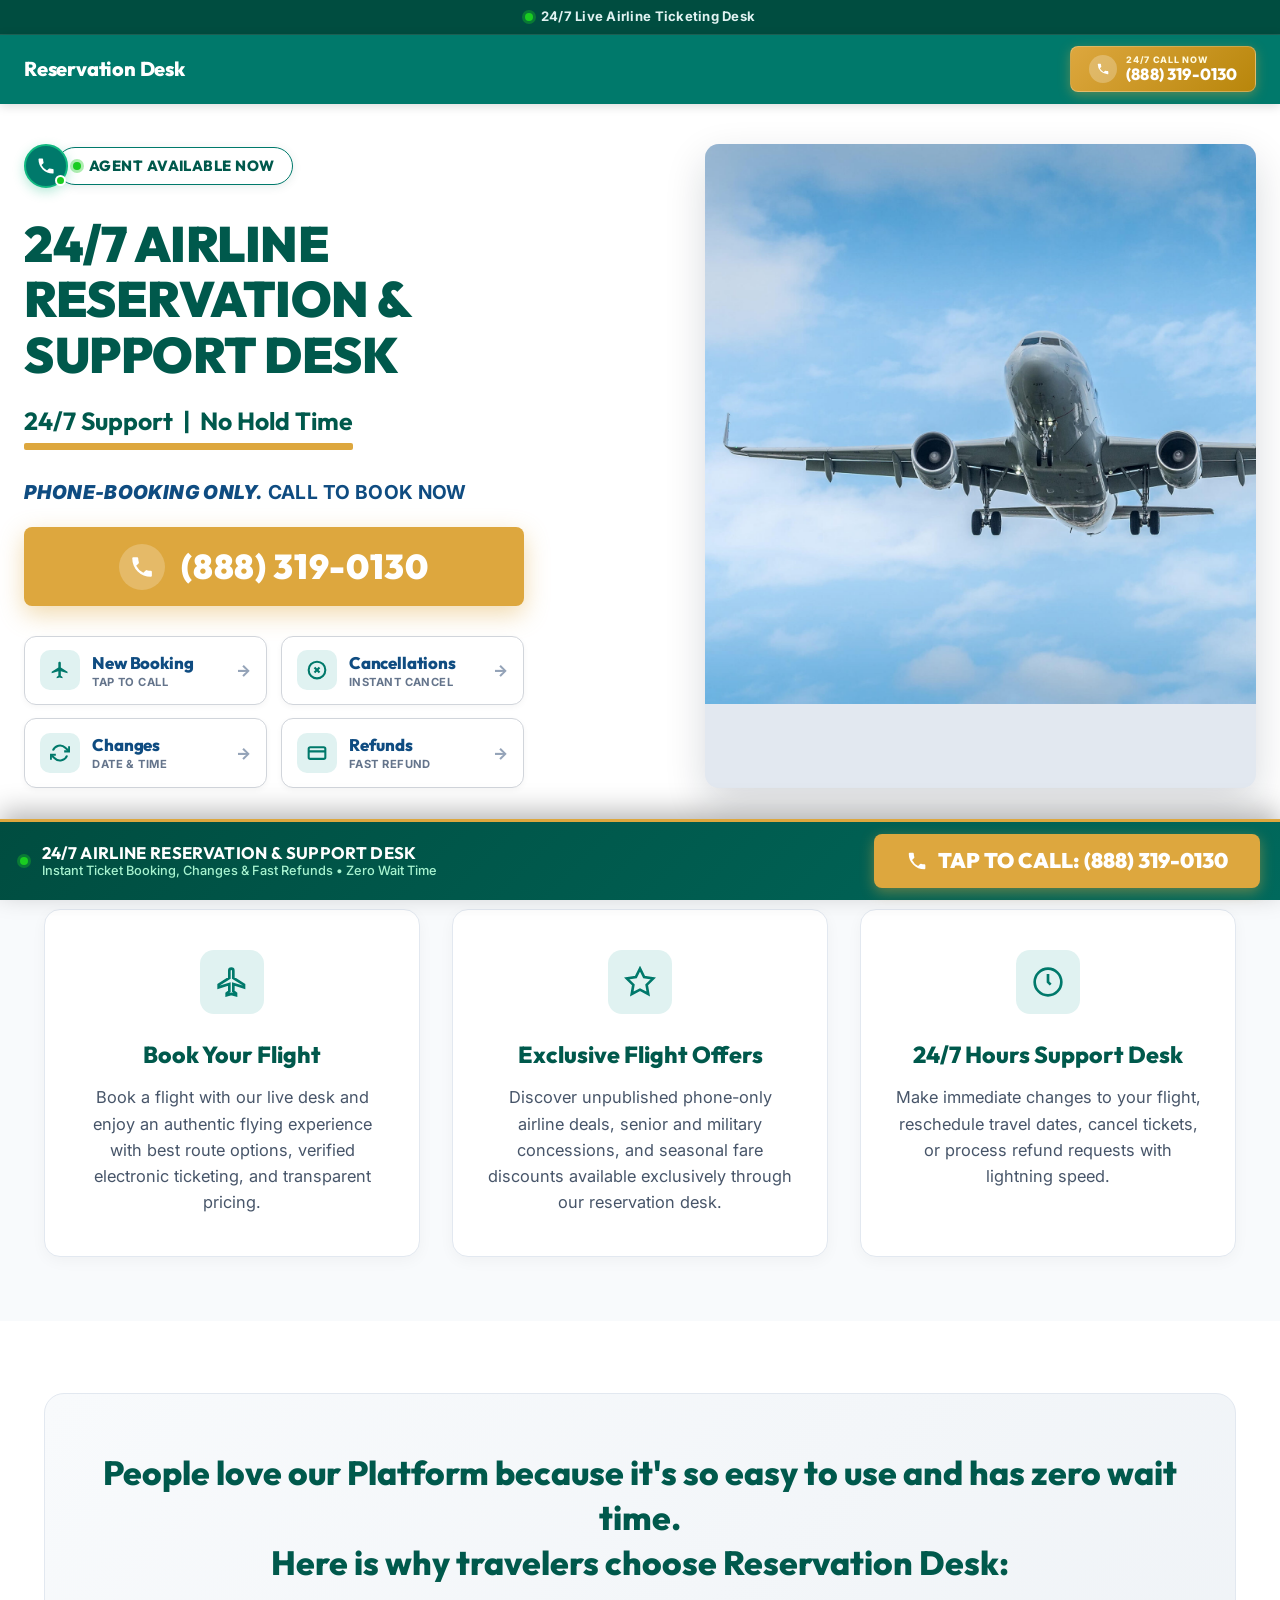
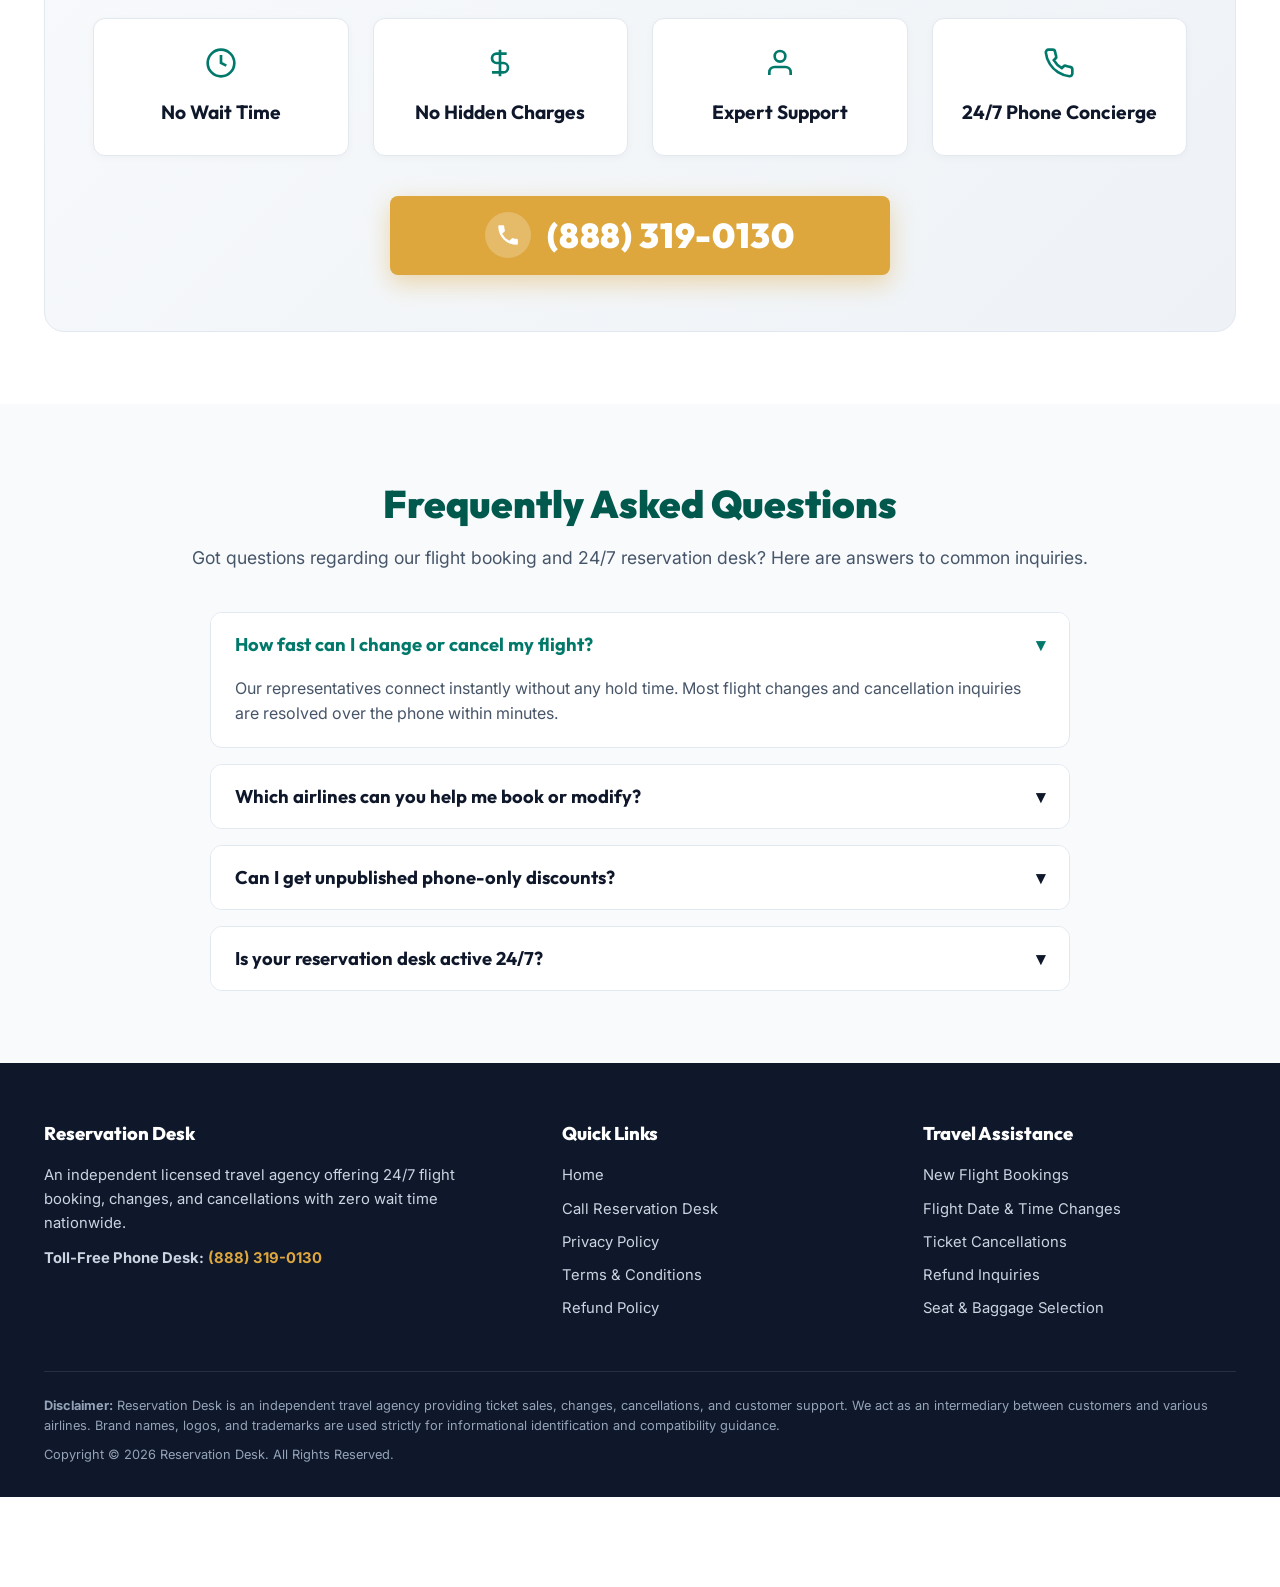
<file: reservation-desk.html>
<!DOCTYPE html>
<html lang="en">
<head>
  <!-- Google tag (gtag.js) -->
<script async src="https://www.googletagmanager.com/gtag/js?id=AW-11520949598">
</script>
<script>
  window.dataLayer = window.dataLayer || [];
  function gtag(){dataLayer.push(arguments);}
  gtag('js', new Date());

  gtag('config', 'AW-11520949598');
</script>
  <meta charset="UTF-8">
  <meta name="viewport" content="width=device-width, initial-scale=1.0">
  <title>Reservation Desk – 24/7 Airline Reservation &amp; Support Desk</title>
  <meta name="description" content="Reservation Desk - 24/7 Airline Reservation &amp; Support Desk. Call (888) 319-0130 for New Bookings, Changes, Cancellations, and Refunds. Zero wait time.">
  <meta name="keywords" content="Reservation Desk, 24/7 Airline Reservation Desk, Flight Support, Flight Booking, Airline Customer Service, Change Flight, Flight Cancellation, Flight Refunds">
  
  <!-- OpenGraph -->
  <meta property="og:title" content="Reservation Desk – 24/7 Airline Reservation &amp; Support Desk">
  <meta property="og:description" content="Instant 24/7 Phone Bookings, Flight Changes, Cancellations &amp; Fast Refunds across all airlines. Zero wait time.">
  <meta property="og:type" content="website">

  <!-- Favicon -->
  <link rel="icon" href="data:image/svg+xml,<svg xmlns='http://www.w3.org/2000/svg' viewBox='0 0 24 24' fill='%2300796b'><path d='M21 16v-2l-8-5V3.5c0-.83-.67-1.5-1.5-1.5S10 2.67 10 3.5V9l-8 5v2l8-2.5V19l-2 1.5V22l3.5-1 3.5 1v-1.5L13 19v-5.5l8 2.5z'/></svg>">
  
  <!-- Fonts -->
  <link rel="preconnect" href="https://fonts.googleapis.com">
  <link rel="preconnect" href="https://fonts.gstatic.com" crossorigin>
  <link href="https://fonts.googleapis.com/css2?family=Inter:wght@400;500;600;700&family=Outfit:wght@600;700;800;900&display=swap" rel="stylesheet">
  
  <style>
    :root {
      --qfb-teal: #00796b;
      --qfb-teal-dark: #00594c;
      --qfb-teal-deep: #004d40;
      --qfb-gold: #dda73e;
      --qfb-gold-hover: #c9932d;
      --qfb-blue: #0f4c81;
      --qfb-green: #1acc21;
      --qfb-dark: #0f172a;
      --qfb-slate: #475569;
      --qfb-light: #f8fafc;
      --qfb-white: #ffffff;
      --font-heading: 'Outfit', -apple-system, BlinkMacSystemFont, sans-serif;
      --font-body: 'Inter', -apple-system, BlinkMacSystemFont, sans-serif;
    }

    * {
      box-sizing: border-box;
      margin: 0;
      padding: 0;
    }

    body {
      font-family: var(--font-body);
      color: var(--qfb-dark);
      background-color: var(--qfb-white);
      line-height: 1.5;
      overflow-x: hidden;
      padding-bottom: 90px; /* Space for full-width sticky footer */
    }

    a {
      text-decoration: none;
      color: inherit;
    }

    /* Top Live Announcement Strip - Single Clean Line */
    .qfb-top-notice {
      background: var(--qfb-teal-deep);
      color: #e0f2f1;
      font-size: 0.82rem;
      font-weight: 700;
      padding: 7px 14px;
      text-align: center;
      border-bottom: 1px solid rgba(255, 255, 255, 0.12);
      width: 100%;
      box-sizing: border-box;
      letter-spacing: 0.02em;
    }

    .qfb-top-notice-inner {
      display: inline-flex;
      align-items: center;
      justify-content: center;
      gap: 8px;
      margin: 0 auto;
      white-space: nowrap;
    }

    .qfb-notice-text {
      white-space: nowrap;
    }

    .qfb-pulse-dot {
      width: 8px;
      height: 8px;
      background-color: #1acc21;
      border-radius: 50%;
      box-shadow: 0 0 0 3px rgba(26, 204, 33, 0.35);
      animation: qfbPulse 1.8s infinite ease-in-out;
      flex-shrink: 0;
    }

    @keyframes qfbPulse {
      0% { box-shadow: 0 0 0 0 rgba(26, 204, 33, 0.7); }
      70% { box-shadow: 0 0 0 8px rgba(26, 204, 33, 0); }
      100% { box-shadow: 0 0 0 0 rgba(26, 204, 33, 0); }
    }

    /* Top Brand Header: Left: Reservation Desk (Text Only) | Right: Call Now CTA */
    .qfb-header {
      background: var(--qfb-teal);
      box-shadow: 0 2px 10px rgba(0, 0, 0, 0.15);
      position: sticky;
      top: 0;
      z-index: 100;
    }

    .qfb-header-container {
      max-width: 1280px;
      margin: 0 auto;
      padding: 0.7rem 1.5rem;
      display: flex;
      align-items: center;
      justify-content: space-between;
      gap: 0.75rem;
      width: 100%;
    }

    .qfb-brand {
      display: inline-flex;
      align-items: center;
      color: var(--qfb-white);
      text-decoration: none;
      flex-shrink: 0;
    }

    .qfb-brand-name {
      font-family: var(--font-heading);
      font-size: 1.25rem;
      font-weight: 800;
      letter-spacing: -0.01em;
      color: var(--qfb-white);
      white-space: nowrap;
    }

    .qfb-header-contact {
      display: flex;
      align-items: center;
      flex-shrink: 0;
    }

    .qfb-header-call-btn {
      background: linear-gradient(135deg, #dda73e 0%, #b8860b 100%);
      color: #ffffff !important;
      border-radius: 8px;
      padding: 0.48rem 1.1rem;
      display: inline-flex;
      align-items: center;
      gap: 0.6rem;
      box-shadow: 0 3px 12px rgba(221, 167, 62, 0.4);
      transition: all 0.2s ease;
      text-decoration: none;
      border: 1px solid rgba(255, 255, 255, 0.25);
      white-space: nowrap;
      flex-shrink: 0;
    }

    .qfb-header-call-btn:hover {
      background: linear-gradient(135deg, #e5b34e 0%, #c9932d 100%);
      transform: translateY(-1px);
      box-shadow: 0 5px 16px rgba(221, 167, 62, 0.55);
    }

    .qfb-call-icon-circle {
      width: 28px;
      height: 28px;
      border-radius: 50%;
      background: rgba(255, 255, 255, 0.25);
      display: flex;
      align-items: center;
      justify-content: center;
      flex-shrink: 0;
    }

    .qfb-call-icon-circle svg {
      width: 14px;
      height: 14px;
      fill: #ffffff;
    }

    .qfb-header-call-info {
      display: flex;
      flex-direction: column;
      line-height: 1.15;
      text-align: left;
      white-space: nowrap;
    }

    .qfb-call-badge {
      font-size: 0.56rem;
      font-weight: 800;
      letter-spacing: 0.08em;
      color: #fff9db;
      text-transform: uppercase;
      white-space: nowrap;
    }

    .qfb-call-number {
      font-family: var(--font-heading);
      font-size: 1.02rem;
      font-weight: 800;
      letter-spacing: 0.01em;
      color: #ffffff;
      white-space: nowrap;
    }

    /* Hero Section */
    .qfb-hero-section {
      background: #ffffff;
      padding: 2.5rem 0 3.5rem;
      border-bottom: 1px solid #e2e8f0;
    }

    .qfb-hero-container {
      max-width: 1280px;
      margin: 0 auto;
      padding: 0 1.5rem;
      display: grid;
      grid-template-columns: 1.15fr 1fr;
      gap: 3rem;
      align-items: center;
    }

    /* Left Hero Content */
    .qfb-hero-left {
      display: flex;
      flex-direction: column;
      align-items: flex-start;
    }

    /* Agent Available Now Badge with Simple Phone Icon */
    .qfb-agent-badge-wrapper {
      display: inline-flex;
      align-items: center;
      cursor: pointer;
      margin-bottom: 1.75rem;
      transition: all 0.25s ease;
      user-select: none;
      text-decoration: none;
    }

    .qfb-agent-badge-wrapper:hover {
      transform: translateY(-2px);
    }

    .qfb-agent-phone-circle {
      position: relative;
      width: 44px;
      height: 44px;
      border-radius: 50%;
      background: var(--qfb-teal);
      border: 2px solid #10b981;
      display: flex;
      align-items: center;
      justify-content: center;
      box-shadow: 0 4px 12px rgba(16, 185, 129, 0.3);
      z-index: 2;
      flex-shrink: 0;
      color: #ffffff;
    }

    .qfb-agent-phone-circle svg {
      width: 20px;
      height: 20px;
      fill: #ffffff;
    }

    .qfb-phone-online-dot {
      position: absolute;
      bottom: 0px;
      right: 0px;
      width: 11px;
      height: 11px;
      background: #1acc21;
      border: 2px solid #ffffff;
      border-radius: 50%;
    }

    .qfb-agent-pill {
      border: 1.5px solid var(--qfb-teal);
      background: #ffffff;
      border-radius: 30px;
      padding: 7px 18px 7px 16px;
      margin-left: -12px;
      display: inline-flex;
      align-items: center;
      gap: 8px;
      box-shadow: 0 2px 10px rgba(0, 77, 64, 0.1);
      z-index: 1;
      transition: all 0.2s ease;
    }

    .qfb-agent-badge-wrapper:hover .qfb-agent-pill {
      border-color: var(--qfb-gold);
      box-shadow: 0 4px 14px rgba(221, 167, 62, 0.25);
    }

    .qfb-agent-pill-text {
      font-family: var(--font-heading);
      font-weight: 800;
      font-size: 0.92rem;
      color: var(--qfb-teal-dark);
      letter-spacing: 0.03em;
      white-space: nowrap;
    }

    /* Hero Heading */
    .qfb-hero-title {
      font-family: var(--font-heading);
      font-size: 3.1rem;
      line-height: 1.12;
      font-weight: 900;
      color: var(--qfb-teal-dark);
      text-transform: uppercase;
      letter-spacing: -0.01em;
      margin-bottom: 1.25rem;
    }

    /* Subtitle & Gold Bar */
    .qfb-subheadline-wrap {
      margin-bottom: 1.75rem;
    }

    .qfb-subheadline {
      font-family: var(--font-heading);
      font-size: 1.55rem;
      font-weight: 700;
      color: var(--qfb-teal-dark);
      display: inline-block;
      position: relative;
    }

    .qfb-gold-line {
      width: 100%;
      height: 7px;
      background: var(--qfb-gold);
      margin-top: 4px;
      border-radius: 2px;
    }

    /* Phone Booking Notice */
    .qfb-phone-notice {
      font-size: 1.2rem;
      color: var(--qfb-blue);
      font-weight: 700;
      margin-bottom: 1.25rem;
      letter-spacing: 0.02em;
    }

    .qfb-phone-notice strong em {
      font-weight: 900;
      font-style: italic;
    }

    /* Large Gold CTA Button */
    .qfb-cta-btn {
      background: var(--qfb-gold);
      color: #ffffff !important;
      font-family: var(--font-heading);
      font-size: 2.15rem;
      font-weight: 900;
      display: inline-flex;
      align-items: center;
      justify-content: center;
      gap: 1rem;
      padding: 0.85rem 2.8rem;
      border-radius: 8px;
      box-shadow: 0 8px 24px rgba(221, 167, 62, 0.42);
      transition: all 0.2s ease;
      cursor: pointer;
      letter-spacing: 0.02em;
      width: 100%;
      max-width: 500px;
    }

    .qfb-cta-btn:hover {
      background: var(--qfb-gold-hover);
      transform: translateY(-2px);
      box-shadow: 0 12px 28px rgba(221, 167, 62, 0.55);
    }

    .qfb-btn-phone-circle {
      width: 46px;
      height: 46px;
      border-radius: 50%;
      background: rgba(255, 255, 255, 0.22);
      display: flex;
      align-items: center;
      justify-content: center;
      flex-shrink: 0;
    }

    .qfb-btn-phone-circle svg {
      width: 26px;
      height: 26px;
      fill: #ffffff;
    }

    /* 4 Service Interactive CTA Buttons (2x2 Column Grid On Desktop AND Mobile) */
    .qfb-service-cta-grid {
      display: grid;
      grid-template-columns: repeat(2, 1fr);
      gap: 0.85rem;
      margin-top: 1.85rem;
      width: 100%;
      max-width: 500px;
    }

    .qfb-service-cta-btn {
      background: #ffffff;
      border: 1.5px solid #d1d5db;
      border-radius: 12px;
      padding: 0.85rem 0.95rem;
      display: flex;
      align-items: center;
      gap: 0.75rem;
      text-decoration: none;
      color: #0f172a;
      box-shadow: 0 2px 6px rgba(0, 0, 0, 0.04);
      transition: all 0.22s cubic-bezier(0.4, 0, 0.2, 1);
      position: relative;
      overflow: hidden;
      cursor: pointer;
    }

    .qfb-service-cta-btn:hover {
      border-color: var(--qfb-teal);
      background: #f0fdfa;
      transform: translateY(-2px);
      box-shadow: 0 6px 16px rgba(0, 121, 107, 0.16);
    }

    .qfb-service-cta-btn:active {
      transform: translateY(0);
    }

    .qfb-cta-icon-box {
      width: 40px;
      height: 40px;
      border-radius: 10px;
      background: #e0f2f1;
      color: var(--qfb-teal);
      display: flex;
      align-items: center;
      justify-content: center;
      flex-shrink: 0;
      transition: all 0.2s ease;
    }

    .qfb-service-cta-btn:hover .qfb-cta-icon-box {
      background: var(--qfb-teal);
      color: #ffffff;
    }

    .qfb-cta-icon-box svg {
      width: 20px;
      height: 20px;
    }

    .qfb-cta-text-wrap {
      display: flex;
      flex-direction: column;
      line-height: 1.25;
      text-align: left;
      flex: 1;
    }

    .qfb-cta-name {
      font-family: var(--font-heading);
      font-size: 1.05rem;
      font-weight: 800;
      color: var(--qfb-blue);
      letter-spacing: -0.01em;
    }

    .qfb-cta-sub {
      font-size: 0.7rem;
      font-weight: 700;
      color: #64748b;
      text-transform: uppercase;
      letter-spacing: 0.04em;
      margin-top: 2px;
    }

    .qfb-cta-arrow {
      color: #94a3b8;
      font-size: 1rem;
      font-weight: 800;
      transition: transform 0.2s ease, color 0.2s ease;
      margin-left: auto;
    }

    .qfb-service-cta-btn:hover .qfb-cta-arrow {
      color: var(--qfb-teal);
      transform: translateX(3px);
    }

    /* Right Hero Image */
    .qfb-hero-right {
      position: relative;
      width: 100%;
      height: 100%;
      min-height: 480px;
      border-radius: 14px;
      overflow: hidden;
      box-shadow: 0 16px 40px rgba(15, 23, 42, 0.16);
      background: #e2e8f0;
    }

    .qfb-hero-img {
      width: 100%;
      height: 100%;
      min-height: 480px;
      max-height: 560px;
      object-fit: cover;
      object-position: center;
      display: block;
      transition: transform 0.4s ease;
    }

    .qfb-hero-right:hover .qfb-hero-img {
      transform: scale(1.02);
    }

    /* Section 2: 3 Feature Blocks */
    .qfb-features-section {
      background: var(--qfb-light);
      padding: 4rem 0;
    }

    .qfb-container {
      max-width: 1240px;
      margin: 0 auto;
      padding: 0 1.5rem;
    }

    .qfb-features-grid {
      display: grid;
      grid-template-columns: repeat(3, 1fr);
      gap: 2rem;
    }

    .qfb-feature-card {
      background: #ffffff;
      border: 1px solid #e2e8f0;
      border-radius: 16px;
      padding: 2.5rem 2rem;
      text-align: center;
      box-shadow: 0 4px 15px rgba(0, 0, 0, 0.04);
      transition: all 0.25s ease;
    }

    .qfb-feature-card:hover {
      transform: translateY(-4px);
      box-shadow: 0 12px 30px rgba(0, 121, 107, 0.12);
      border-color: var(--qfb-teal);
    }

    .qfb-feature-icon {
      width: 64px;
      height: 64px;
      border-radius: 14px;
      background: #e0f2f1;
      color: var(--qfb-teal);
      margin: 0 auto 1.5rem;
      display: flex;
      align-items: center;
      justify-content: center;
    }

    .qfb-feature-icon svg {
      width: 32px;
      height: 32px;
    }

    .qfb-feature-card h3 {
      font-family: var(--font-heading);
      font-size: 1.45rem;
      font-weight: 800;
      color: var(--qfb-teal-dark);
      margin-bottom: 0.75rem;
    }

    .qfb-feature-card p {
      font-size: 1.025rem;
      color: var(--qfb-slate);
      line-height: 1.6;
    }

    /* Why Clients Choose Us Section */
    .qfb-why-section {
      padding: 4.5rem 0;
      background: #ffffff;
    }

    .qfb-why-box {
      background: linear-gradient(135deg, #f8fafc 0%, #eef2f6 100%);
      border-radius: 20px;
      padding: 3.5rem 3rem;
      border: 1px solid #e2e8f0;
    }

    .qfb-why-title {
      font-family: var(--font-heading);
      font-size: 2.1rem;
      font-weight: 800;
      color: var(--qfb-teal-dark);
      margin-bottom: 2rem;
      line-height: 1.35;
      text-align: center;
    }

    .qfb-why-grid {
      display: grid;
      grid-template-columns: repeat(4, 1fr);
      gap: 1.5rem;
      margin-bottom: 2.5rem;
    }

    .qfb-why-item {
      background: #ffffff;
      border-radius: 12px;
      padding: 1.75rem 1.25rem;
      text-align: center;
      border: 1px solid #e2e8f0;
      box-shadow: 0 2px 8px rgba(0,0,0,0.03);
    }

    .qfb-why-item svg {
      width: 32px;
      height: 32px;
      color: var(--qfb-teal);
      margin-bottom: 0.85rem;
    }

    .qfb-why-item h4 {
      font-family: var(--font-heading);
      font-size: 1.2rem;
      font-weight: 700;
      color: var(--qfb-dark);
    }

    .qfb-center-btn-wrap {
      text-align: center;
    }

    /* FAQ Section */
    .qfb-faq-section {
      background: var(--qfb-light);
      padding: 4.5rem 0;
    }

    .qfb-section-title {
      font-family: var(--font-heading);
      font-size: 2.4rem;
      font-weight: 900;
      color: var(--qfb-teal-dark);
      text-align: center;
      margin-bottom: 0.75rem;
    }

    .qfb-section-subtitle {
      text-align: center;
      font-size: 1.1rem;
      color: var(--qfb-slate);
      margin-bottom: 2.5rem;
    }

    .qfb-faq-list {
      max-width: 860px;
      margin: 0 auto;
      display: flex;
      flex-direction: column;
      gap: 1rem;
    }

    .qfb-faq-item {
      background: #ffffff;
      border-radius: 12px;
      border: 1px solid #e2e8f0;
      overflow: hidden;
    }

    .qfb-faq-q {
      padding: 1.25rem 1.5rem;
      font-family: var(--font-heading);
      font-size: 1.15rem;
      font-weight: 700;
      color: var(--qfb-dark);
      cursor: pointer;
      display: flex;
      justify-content: space-between;
      align-items: center;
      background: #ffffff;
      border: none;
      width: 100%;
      text-align: left;
    }

    .qfb-faq-a {
      padding: 0 1.5rem 1.25rem;
      color: var(--qfb-slate);
      font-size: 1rem;
      line-height: 1.6;
      display: none;
    }

    .qfb-faq-item.active .qfb-faq-a {
      display: block;
    }

    .qfb-faq-item.active .qfb-faq-q {
      color: var(--qfb-teal);
    }

    /* Bottom Full-Width Sticky Call Bar (All Phone Focused) */
    .qfb-full-sticky-bar {
      position: fixed;
      bottom: 0;
      left: 0;
      right: 0;
      width: 100%;
      background: linear-gradient(135deg, #004d40 0%, #00695c 100%);
      border-top: 3.5px solid var(--qfb-gold);
      box-shadow: 0 -8px 25px rgba(0, 0, 0, 0.28);
      z-index: 9999;
      padding: 0.75rem 1.25rem;
    }

    .qfb-full-sticky-inner {
      max-width: 1280px;
      margin: 0 auto;
      display: flex;
      align-items: center;
      justify-content: space-between;
      gap: 1.5rem;
    }

    .qfb-full-sticky-left {
      display: flex;
      align-items: center;
      gap: 0.85rem;
    }

    .qfb-sticky-headlines {
      display: flex;
      flex-direction: column;
      line-height: 1.2;
    }

    .qfb-sticky-headlines strong {
      font-family: var(--font-heading);
      font-size: 1.05rem;
      color: #ffffff;
      letter-spacing: 0.02em;
    }

    .qfb-sticky-headlines span {
      font-size: 0.8rem;
      color: #a7f3d0;
      font-weight: 500;
    }

    .qfb-full-sticky-right {
      display: flex;
      align-items: center;
      gap: 0.85rem;
    }

    .qfb-sticky-phone-btn {
      background: var(--qfb-gold);
      color: #ffffff !important;
      font-family: var(--font-heading);
      font-size: 1.32rem;
      font-weight: 900;
      display: inline-flex;
      align-items: center;
      gap: 0.65rem;
      padding: 0.7rem 2rem;
      border-radius: 8px;
      box-shadow: 0 4px 14px rgba(221, 167, 62, 0.45);
      transition: all 0.2s ease;
      white-space: nowrap;
      cursor: pointer;
    }

    .qfb-sticky-phone-btn:hover {
      background: var(--qfb-gold-hover);
      transform: translateY(-2px);
    }

    .qfb-sticky-phone-btn svg {
      width: 22px;
      height: 22px;
      fill: #ffffff;
    }

    /* Footer */
    .qfb-footer {
      background: #0f172a;
      color: #cbd5e1;
      padding: 3.5rem 0 2rem;
      font-size: 0.925rem;
      line-height: 1.6;
    }

    .qfb-footer-grid {
      display: grid;
      grid-template-columns: 1.5fr 1fr 1fr;
      gap: 3rem;
      margin-bottom: 2.5rem;
    }

    .qfb-footer h4 {
      font-family: var(--font-heading);
      font-size: 1.15rem;
      font-weight: 800;
      color: #ffffff;
      margin-bottom: 1rem;
    }

    .qfb-footer ul {
      list-style: none;
    }

    .qfb-footer ul li {
      margin-bottom: 0.6rem;
    }

    .qfb-footer ul li a:hover {
      color: var(--qfb-gold);
    }

    .qfb-footer-disclaimer {
      border-top: 1px solid rgba(255, 255, 255, 0.1);
      padding-top: 1.5rem;
      font-size: 0.8rem;
      color: #94a3b8;
    }

    /* Responsive Breakpoints & Mobile Optimization */
    @media (max-width: 991px) {
      .qfb-hero-container {
        grid-template-columns: 1fr;
        gap: 2.5rem;
      }
      .qfb-hero-title {
        font-size: 2.4rem;
      }
      .qfb-why-grid {
        grid-template-columns: repeat(2, 1fr);
      }
      .qfb-features-grid {
        grid-template-columns: 1fr;
      }
      .qfb-footer-grid {
        grid-template-columns: 1fr;
        gap: 2rem;
      }
      .qfb-hero-right {
        min-height: 360px;
      }
      .qfb-hero-img {
        min-height: 360px;
        max-height: 420px;
      }
    }

    @media (max-width: 768px) {
      .qfb-full-sticky-left {
        display: none;
      }
      .qfb-full-sticky-inner {
        padding: 0.2rem 0;
      }
      .qfb-full-sticky-right {
        width: 100%;
      }
      .qfb-sticky-phone-btn {
        width: 100%;
        font-size: 1.15rem;
        padding: 0.85rem 0.75rem;
        justify-content: center;
      }
    }

    @media (max-width: 600px) {
      .qfb-top-notice {
        padding: 6px 8px;
        font-size: 0.74rem;
      }
      .qfb-top-notice-inner {
        gap: 6px;
        white-space: nowrap;
      }
      .qfb-notice-text {
        white-space: nowrap;
      }

      .qfb-header-container {
        padding: 0.55rem 0.75rem;
        gap: 0.4rem;
      }
      .qfb-brand {
        flex-shrink: 0;
      }
      .qfb-brand-name {
        font-size: 1.05rem;
        white-space: nowrap;
      }
      .qfb-header-contact {
        flex-shrink: 0;
      }
      .qfb-header-call-btn {
        padding: 0.38rem 0.65rem;
        gap: 0.4rem;
        white-space: nowrap;
        flex-shrink: 0;
      }
      .qfb-call-icon-circle {
        width: 24px;
        height: 24px;
      }
      .qfb-call-icon-circle svg {
        width: 12px;
        height: 12px;
      }
      .qfb-call-badge {
        font-size: 0.5rem;
        white-space: nowrap;
      }
      .qfb-call-number {
        font-size: 0.86rem;
        white-space: nowrap;
      }

      .qfb-hero-title {
        font-size: 1.95rem;
      }
      .qfb-cta-btn {
        font-size: 1.65rem;
        padding: 0.75rem 1.5rem;
      }

      /* STRICT 2x2 Column on Mobile/Phone View */
      .qfb-service-cta-grid {
        grid-template-columns: repeat(2, 1fr) !important;
        gap: 0.55rem !important;
        max-width: 100% !important;
      }
      .qfb-service-cta-btn {
        padding: 0.65rem 0.55rem;
        gap: 0.45rem;
        border-radius: 10px;
      }
      .qfb-cta-icon-box {
        width: 32px;
        height: 32px;
        border-radius: 8px;
      }
      .qfb-cta-icon-box svg {
        width: 16px;
        height: 16px;
      }
      .qfb-cta-name {
        font-size: 0.88rem;
      }
      .qfb-cta-sub {
        font-size: 0.64rem;
      }
      .qfb-cta-arrow {
        display: none;
      }

      .qfb-why-grid {
        grid-template-columns: 1fr;
      }
      .qfb-agent-phone-circle {
        width: 38px;
        height: 38px;
      }
      .qfb-agent-phone-circle svg {
        width: 17px;
        height: 17px;
      }
      .qfb-phone-online-dot {
        width: 9px;
        height: 9px;
      }
      .qfb-agent-pill {
        padding: 5px 14px 5px 12px;
        margin-left: -10px;
        gap: 6px;
      }
      .qfb-agent-pill-text {
        font-size: 0.82rem;
        white-space: nowrap;
      }
    }
  </style>
</head>
<body>

  <!-- Top Live Announcement Strip (Single Clean Line) -->
  <div class="qfb-top-notice">
    <div class="qfb-top-notice-inner">
      <span class="qfb-pulse-dot"></span>
      <span class="qfb-notice-text">24/7 Live Airline Ticketing Desk</span>
    </div>
  </div>

  <!-- Top Brand Header: Left Brand (Reservation Desk - Text Only) | Right CTA (Call Now) -->
  <header class="qfb-header">
    <div class="qfb-header-container">
      <a href="reservation-desk.html" class="qfb-brand" aria-label="Reservation Desk Home">
        <span class="qfb-brand-name">Reservation Desk</span>
      </a>

      <div class="qfb-header-contact">
        <a href="tel:+18335910374" class="qfb-header-call-btn" aria-label="Call Now: (888) 319-0130">
          <div class="qfb-call-icon-circle">
            <svg viewBox="0 0 24 24"><path d="M6.62 10.79a15.053 15.053 0 006.59 6.59l2.2-2.2a1 1 0 011.02-.24 11.72 11.72 0 003.68.59 1 1 0 011 1V20a1 1 0 01-1 1A17 17 0 013 4a1 1 0 011-1h3.5a1 1 0 011 1 11.72 11.72 0 00.59 3.68 1 1 0 01-.24 1.02l-2.23 2.09z"/></svg>
          </div>
          <div class="qfb-header-call-info">
            <span class="qfb-call-badge">24/7 CALL NOW</span>
            <span class="qfb-call-number">(888) 319-0130</span>
          </div>
        </a>
      </div>
    </div>
  </header>

  <!-- Hero Section -->
  <section class="qfb-hero-section">
    <div class="qfb-hero-container">
      
      <!-- Left Column -->
      <div class="qfb-hero-left">
        
        <!-- Agent Available Now Badge with Simple Phone Icon -->
        <a href="tel:+18335910374" class="qfb-agent-badge-wrapper" title="Tap to Call Live Airline Agent">
          <div class="qfb-agent-phone-circle">
            <svg viewBox="0 0 24 24"><path d="M6.62 10.79a15.053 15.053 0 006.59 6.59l2.2-2.2a1 1 0 011.02-.24 11.72 11.72 0 003.68.59 1 1 0 011 1V20a1 1 0 01-1 1A17 17 0 013 4a1 1 0 011-1h3.5a1 1 0 011 1 11.72 11.72 0 00.59 3.68 1 1 0 01-.24 1.02l-2.23 2.09z"/></svg>
            <span class="qfb-phone-online-dot"></span>
          </div>
          <div class="qfb-agent-pill">
            <span class="qfb-pulse-dot"></span>
            <span class="qfb-agent-pill-text">AGENT AVAILABLE NOW</span>
          </div>
        </a>

        <!-- Heading -->
        <h1 class="qfb-hero-title">
          24/7 AIRLINE<br>
          RESERVATION &amp;<br>
          SUPPORT DESK
        </h1>

        <!-- Subheading with Gold Line -->
        <div class="qfb-subheadline-wrap">
          <div class="qfb-subheadline">
            24/7 Support &nbsp;|&nbsp; No Hold Time
            <div class="qfb-gold-line"></div>
          </div>
        </div>

        <!-- Notice -->
        <div class="qfb-phone-notice">
          <strong><em>PHONE-BOOKING ONLY.</em></strong> CALL TO BOOK NOW
        </div>

        <!-- Large Gold Call Button -->
        <a href="tel:+18335910374" class="qfb-cta-btn" aria-label="Call (888) 319-0130">
          <div class="qfb-btn-phone-circle">
            <svg viewBox="0 0 24 24"><path d="M6.62 10.79a15.053 15.053 0 006.59 6.59l2.2-2.2a1 1 0 011.02-.24 11.72 11.72 0 003.68.59 1 1 0 011 1V20a1 1 0 01-1 1A17 17 0 013 4a1 1 0 011-1h3.5a1 1 0 011 1 11.72 11.72 0 00.59 3.68 1 1 0 01-.24 1.02l-2.23 2.09z"/></svg>
          </div>
          <span>(888) 319-0130</span>
        </a>

        <!-- 4 Professional Interactive CTA Buttons (2x2 Column Grid On Desktop AND Mobile) -->
        <div class="qfb-service-cta-grid">
          
          <!-- CTA 1: New Booking -->
          <a href="tel:+18335910374" class="qfb-service-cta-btn" aria-label="Call for New Flight Booking">
            <div class="qfb-cta-icon-box">
              <svg viewBox="0 0 24 24" fill="currentColor"><path d="M21 16v-2l-8-5V3.5c0-.83-.67-1.5-1.5-1.5S10 2.67 10 3.5V9l-8 5v2l8-2.5V19l-2 1.5V22l3.5-1 3.5 1v-1.5L13 19v-5.5l8 2.5z"/></svg>
            </div>
            <div class="qfb-cta-text-wrap">
              <span class="qfb-cta-name">New Booking</span>
              <span class="qfb-cta-sub">Tap to Call</span>
            </div>
            <span class="qfb-cta-arrow">→</span>
          </a>

          <!-- CTA 2: Cancellations -->
          <a href="tel:+18335910374" class="qfb-service-cta-btn" aria-label="Call for Flight Cancellations">
            <div class="qfb-cta-icon-box">
              <svg viewBox="0 0 24 24" fill="none" stroke="currentColor" stroke-width="2.5"><circle cx="12" cy="12" r="10"/><line x1="15" y1="9" x2="9" y2="15"/><line x1="9" y1="9" x2="15" y2="15"/></svg>
            </div>
            <div class="qfb-cta-text-wrap">
              <span class="qfb-cta-name">Cancellations</span>
              <span class="qfb-cta-sub">Instant Cancel</span>
            </div>
            <span class="qfb-cta-arrow">→</span>
          </a>

          <!-- CTA 3: Changes -->
          <a href="tel:+18335910374" class="qfb-service-cta-btn" aria-label="Call for Flight Changes">
            <div class="qfb-cta-icon-box">
              <svg viewBox="0 0 24 24" fill="none" stroke="currentColor" stroke-width="2.5"><polyline points="23 4 23 10 17 10"/><polyline points="1 20 1 14 7 14"/><path d="M3.51 9a9 9 0 0 1 14.85-3.36L23 10M1 14l4.64 4.36A9 9 0 0 0 20.49 15"/></svg>
            </div>
            <div class="qfb-cta-text-wrap">
              <span class="qfb-cta-name">Changes</span>
              <span class="qfb-cta-sub">Date &amp; Time</span>
            </div>
            <span class="qfb-cta-arrow">→</span>
          </a>

          <!-- CTA 4: Refunds -->
          <a href="tel:+18335910374" class="qfb-service-cta-btn" aria-label="Call for Flight Refunds">
            <div class="qfb-cta-icon-box">
              <svg viewBox="0 0 24 24" fill="none" stroke="currentColor" stroke-width="2.5"><rect x="2" y="5" width="20" height="14" rx="2"/><line x1="2" y1="10" x2="22" y2="10"/></svg>
            </div>
            <div class="qfb-cta-text-wrap">
              <span class="qfb-cta-name">Refunds</span>
              <span class="qfb-cta-sub">Fast Refund</span>
            </div>
            <span class="qfb-cta-arrow">→</span>
          </a>

        </div>

      </div>

      <!-- Right Column: Real Exterior Commercial Airliner in Flight -->
      <div class="qfb-hero-right">
        <img src="assets/images/airline-flight-hero.jpg" alt="Commercial Airline Jetliner Soaring in Flight" class="qfb-hero-img">
      </div>

    </div>
  </section>

  <!-- Section 2: 3 Feature Blocks -->
  <section class="qfb-features-section">
    <div class="qfb-container">
      <div class="qfb-features-grid">
        <div class="qfb-feature-card">
          <div class="qfb-feature-icon">
            <svg viewBox="0 0 24 24" fill="none" stroke="currentColor" stroke-width="2"><path d="M21 16v-2l-8-5V3.5c0-.83-.67-1.5-1.5-1.5S10 2.67 10 3.5V9l-8 5v2l8-2.5V19l-2 1.5V22l3.5-1 3.5 1v-1.5L13 19v-5.5l8 2.5z"/></svg>
          </div>
          <h3>Book Your Flight</h3>
          <p>Book a flight with our live desk and enjoy an authentic flying experience with best route options, verified electronic ticketing, and transparent pricing.</p>
        </div>

        <div class="qfb-feature-card">
          <div class="qfb-feature-icon">
            <svg viewBox="0 0 24 24" fill="none" stroke="currentColor" stroke-width="2"><polygon points="12 2 15.09 8.26 22 9.27 17 14.14 18.18 21.02 12 17.77 5.82 21.02 7 14.14 2 9.27 8.91 8.26 12 2"/></svg>
          </div>
          <h3>Exclusive Flight Offers</h3>
          <p>Discover unpublished phone-only airline deals, senior and military concessions, and seasonal fare discounts available exclusively through our reservation desk.</p>
        </div>

        <div class="qfb-feature-card">
          <div class="qfb-feature-icon">
            <svg viewBox="0 0 24 24" fill="none" stroke="currentColor" stroke-width="2"><circle cx="12" cy="12" r="10"/><polyline points="12 6 12 12 14 14"/></svg>
          </div>
          <h3>24/7 Hours Support Desk</h3>
          <p>Make immediate changes to your flight, reschedule travel dates, cancel tickets, or process refund requests with lightning speed.</p>
        </div>
      </div>
    </div>
  </section>

  <!-- Section 3: Why Clients Speak About Our Platform -->
  <section class="qfb-why-section">
    <div class="qfb-container">
      <div class="qfb-why-box">
        <h2 class="qfb-why-title">
          People love our Platform because it's so easy to use and has zero wait time.<br>
          Here is why travelers choose Reservation Desk:
        </h2>

        <div class="qfb-why-grid">
          <div class="qfb-why-item">
            <svg viewBox="0 0 24 24" fill="none" stroke="currentColor" stroke-width="2"><circle cx="12" cy="12" r="10"/><polyline points="12 6 12 12 16 14"/></svg>
            <h4>No Wait Time</h4>
          </div>
          <div class="qfb-why-item">
            <svg viewBox="0 0 24 24" fill="none" stroke="currentColor" stroke-width="2"><path d="M12 2v20M17 5H9.5a3.5 3.5 0 0 0 0 7h5a3.5 3.5 0 0 1 0 7H6"/></svg>
            <h4>No Hidden Charges</h4>
          </div>
          <div class="qfb-why-item">
            <svg viewBox="0 0 24 24" fill="none" stroke="currentColor" stroke-width="2"><path d="M20 21v-2a4 4 0 0 0-4-4H8a4 4 0 0 0-4 4v2"/><circle cx="12" cy="7" r="4"/></svg>
            <h4>Expert Support</h4>
          </div>
          <div class="qfb-why-item">
            <svg viewBox="0 0 24 24" fill="none" stroke="currentColor" stroke-width="2"><path d="M22 16.92v3a2 2 0 0 1-2.18 2 19.79 19.79 0 0 1-8.63-3.07 19.5 19.5 0 0 1-6-6 19.79 19.79 0 0 1-3.07-8.67A2 2 0 0 1 4.11 2h3a2 2 0 0 1 2 1.72 12.84 12.84 0 0 0 .7 2.81 2 2 0 0 1-.45 2.11L8.09 9.91a16 16 0 0 0 6 6l1.27-1.27a2 2 0 0 1 2.11-.45 12.84 12.84 0 0 0 2.81.7A2 2 0 0 1 22 16.92z"/></svg>
            <h4>24/7 Phone Concierge</h4>
          </div>
        </div>

        <div class="qfb-center-btn-wrap">
          <a href="tel:+18335910374" class="qfb-cta-btn" style="margin: 0 auto;">
            <div class="qfb-btn-phone-circle">
              <svg viewBox="0 0 24 24"><path d="M6.62 10.79a15.053 15.053 0 006.59 6.59l2.2-2.2a1 1 0 011.02-.24 11.72 11.72 0 003.68.59 1 1 0 011 1V20a1 1 0 01-1 1A17 17 0 013 4a1 1 0 011-1h3.5a1 1 0 011 1 11.72 11.72 0 00.59 3.68 1 1 0 01-.24 1.02l-2.23 2.09z"/></svg>
            </div>
            <span>(888) 319-0130</span>
          </a>
        </div>
      </div>
    </div>
  </section>

  <!-- Section 4: Frequently Asked Questions -->
  <section class="qfb-faq-section">
    <div class="qfb-container">
      <h2 class="qfb-section-title">Frequently Asked Questions</h2>
      <p class="qfb-section-subtitle">Got questions regarding our flight booking and 24/7 reservation desk? Here are answers to common inquiries.</p>

      <div class="qfb-faq-list">
        <div class="qfb-faq-item active">
          <button class="qfb-faq-q" onclick="toggleFaq(this)">
            <span>How fast can I change or cancel my flight?</span>
            <span>▾</span>
          </button>
          <div class="qfb-faq-a">
            Our representatives connect instantly without any hold time. Most flight changes and cancellation inquiries are resolved over the phone within minutes.
          </div>
        </div>

        <div class="qfb-faq-item">
          <button class="qfb-faq-q" onclick="toggleFaq(this)">
            <span>Which airlines can you help me book or modify?</span>
            <span>▾</span>
          </button>
          <div class="qfb-faq-a">
            We provide assistance across all major domestic and international airlines, including Delta, United, American Airlines, Southwest, Alaska Airlines, and global flag carriers worldwide.
          </div>
        </div>

        <div class="qfb-faq-item">
          <button class="qfb-faq-q" onclick="toggleFaq(this)">
            <span>Can I get unpublished phone-only discounts?</span>
            <span>▾</span>
          </button>
          <div class="qfb-faq-a">
            Yes. By calling our reservation desk at (888) 319-0130, you unlock special consolidated fares, off-peak promos, and phone-only airline deals not displayed online.
          </div>
        </div>

        <div class="qfb-faq-item">
          <button class="qfb-faq-q" onclick="toggleFaq(this)">
            <span>Is your reservation desk active 24/7?</span>
            <span>▾</span>
          </button>
          <div class="qfb-faq-a">
            Yes, our airline reservation and support desk is operational 24 hours a day, 7 days a week, 365 days a year with dedicated human support.
          </div>
        </div>
      </div>
    </div>
  </section>

  <!-- Bottom Full-Width Sticky Call Bar (Zero Chat - 100% Phone Conversion) -->
  <div class="qfb-full-sticky-bar">
    <div class="qfb-full-sticky-inner">
      <div class="qfb-full-sticky-left">
        <div class="qfb-pulse-dot"></div>
        <div class="qfb-sticky-headlines">
          <strong>24/7 AIRLINE RESERVATION &amp; SUPPORT DESK</strong>
          <span>Instant Ticket Booking, Changes &amp; Fast Refunds • Zero Wait Time</span>
        </div>
      </div>
      <div class="qfb-full-sticky-right">
        <a href="tel:+18335910374" class="qfb-sticky-phone-btn" aria-label="Call (888) 319-0130">
          <svg viewBox="0 0 24 24"><path d="M6.62 10.79a15.053 15.053 0 006.59 6.59l2.2-2.2a1 1 0 011.02-.24 11.72 11.72 0 003.68.59 1 1 0 011 1V20a1 1 0 01-1 1A17 17 0 013 4a1 1 0 011-1h3.5a1 1 0 011 1 11.72 11.72 0 00.59 3.68 1 1 0 01-.24 1.02l-2.23 2.09z"/></svg>
          <span>TAP TO CALL: (888) 319-0130</span>
        </a>
      </div>
    </div>
  </div>

  <!-- Footer -->
  <footer class="qfb-footer">
    <div class="qfb-container">
      <div class="qfb-footer-grid">
        <div>
          <h4>Reservation Desk</h4>
          <p>An independent licensed travel agency offering 24/7 flight booking, changes, and cancellations with zero wait time nationwide.</p>
          <p style="margin-top: 0.75rem;"><strong>Toll-Free Phone Desk:</strong> <a href="tel:+18335910374" style="color:var(--qfb-gold); font-weight:700;">(888) 319-0130</a></p>
        </div>
        <div>
          <h4>Quick Links</h4>
          <ul>
            <li><a href="reservation-desk.html">Home</a></li>
            <li><a href="tel:+18335910374">Call Reservation Desk</a></li>
            <li><a href="/privacy-policy">Privacy Policy</a></li>
            <li><a href="/terms-and-conditions">Terms &amp; Conditions</a></li>
            <li><a href="/refund-policy">Refund Policy</a></li>
          </ul>
        </div>
        <div>
          <h4>Travel Assistance</h4>
          <ul>
            <li>New Flight Bookings</li>
            <li>Flight Date &amp; Time Changes</li>
            <li>Ticket Cancellations</li>
            <li>Refund Inquiries</li>
            <li>Seat &amp; Baggage Selection</li>
          </ul>
        </div>
      </div>

      <div class="qfb-footer-disclaimer">
        <p><strong>Disclaimer:</strong> Reservation Desk is an independent travel agency providing ticket sales, changes, cancellations, and customer support. We act as an intermediary between customers and various airlines. Brand names, logos, and trademarks are used strictly for informational identification and compatibility guidance.</p>
        <p style="margin-top: 0.5rem;">Copyright &copy; 2026 Reservation Desk. All Rights Reserved.</p>
      </div>
    </div>
  </footer>

  <script>
    function toggleFaq(btn) {
      const item = btn.parentElement;
      item.classList.toggle('active');
    }
  </script>
</body>
</html>
</file>
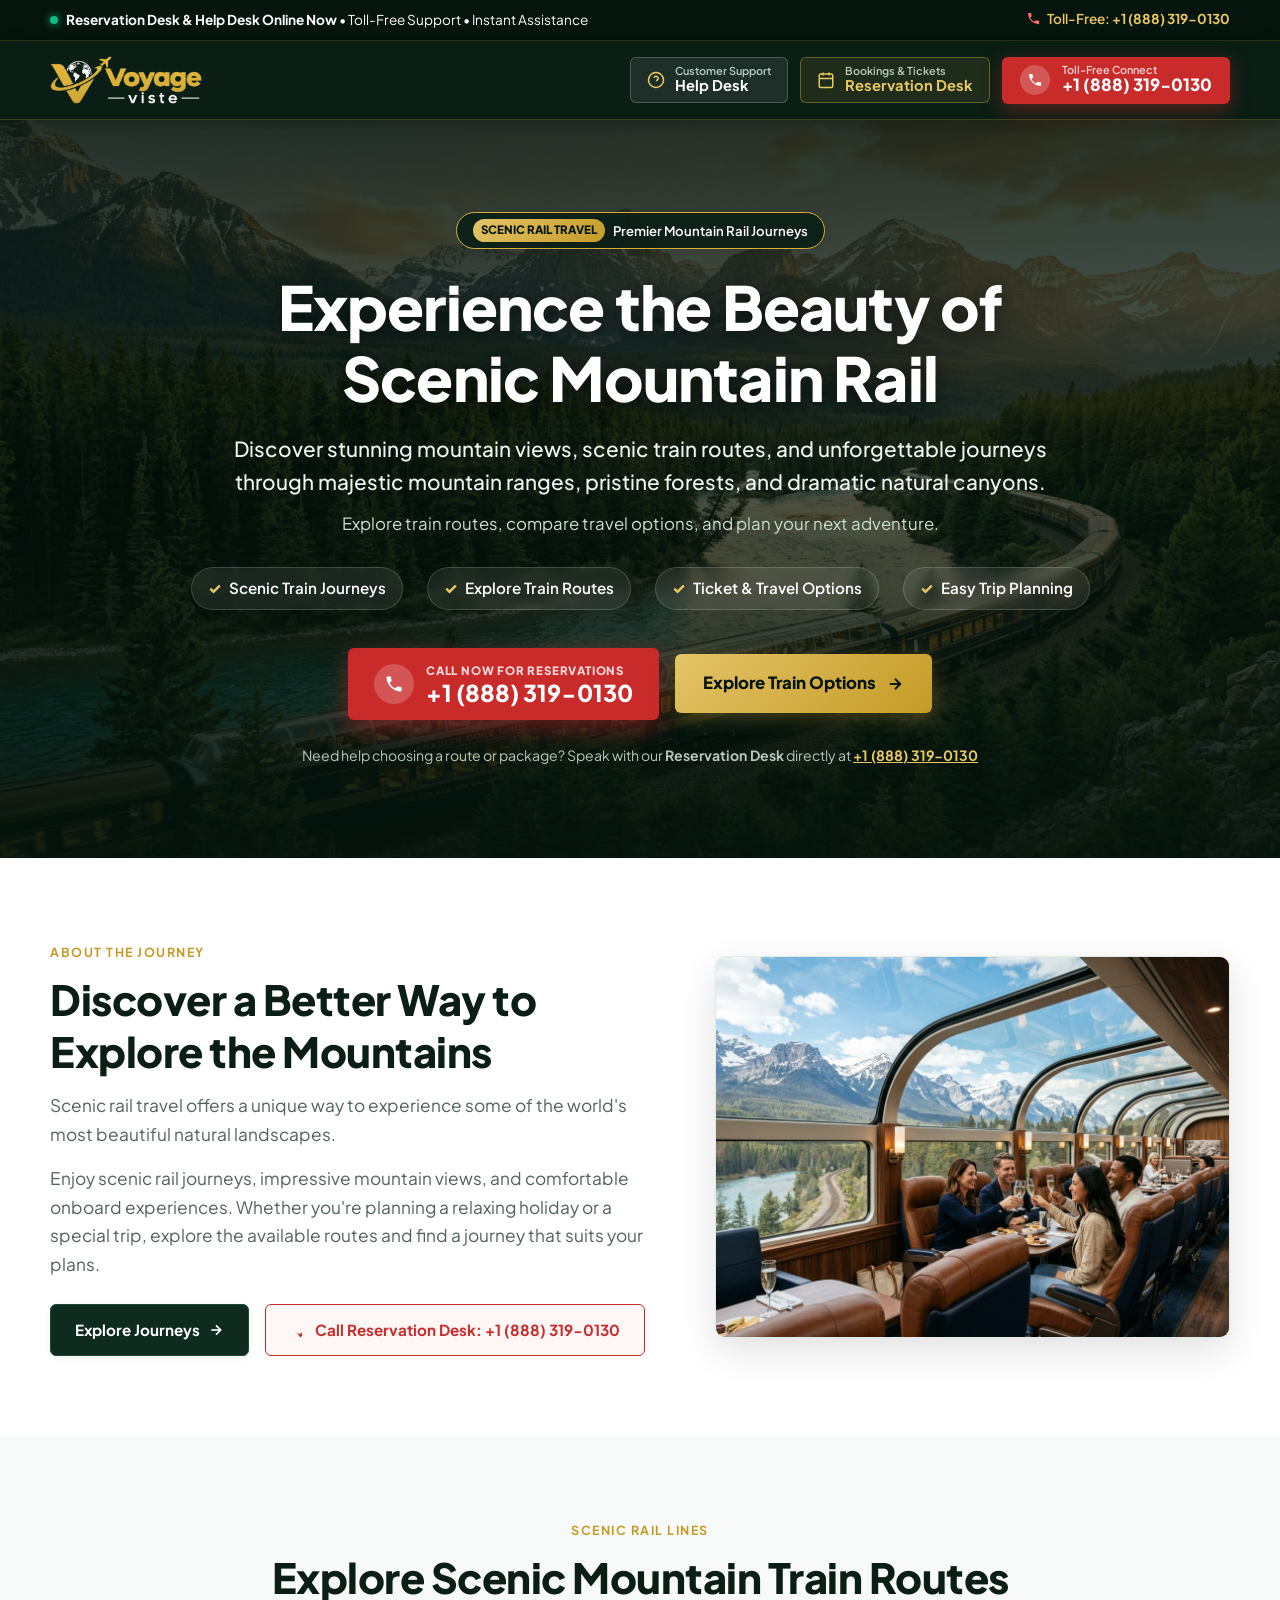
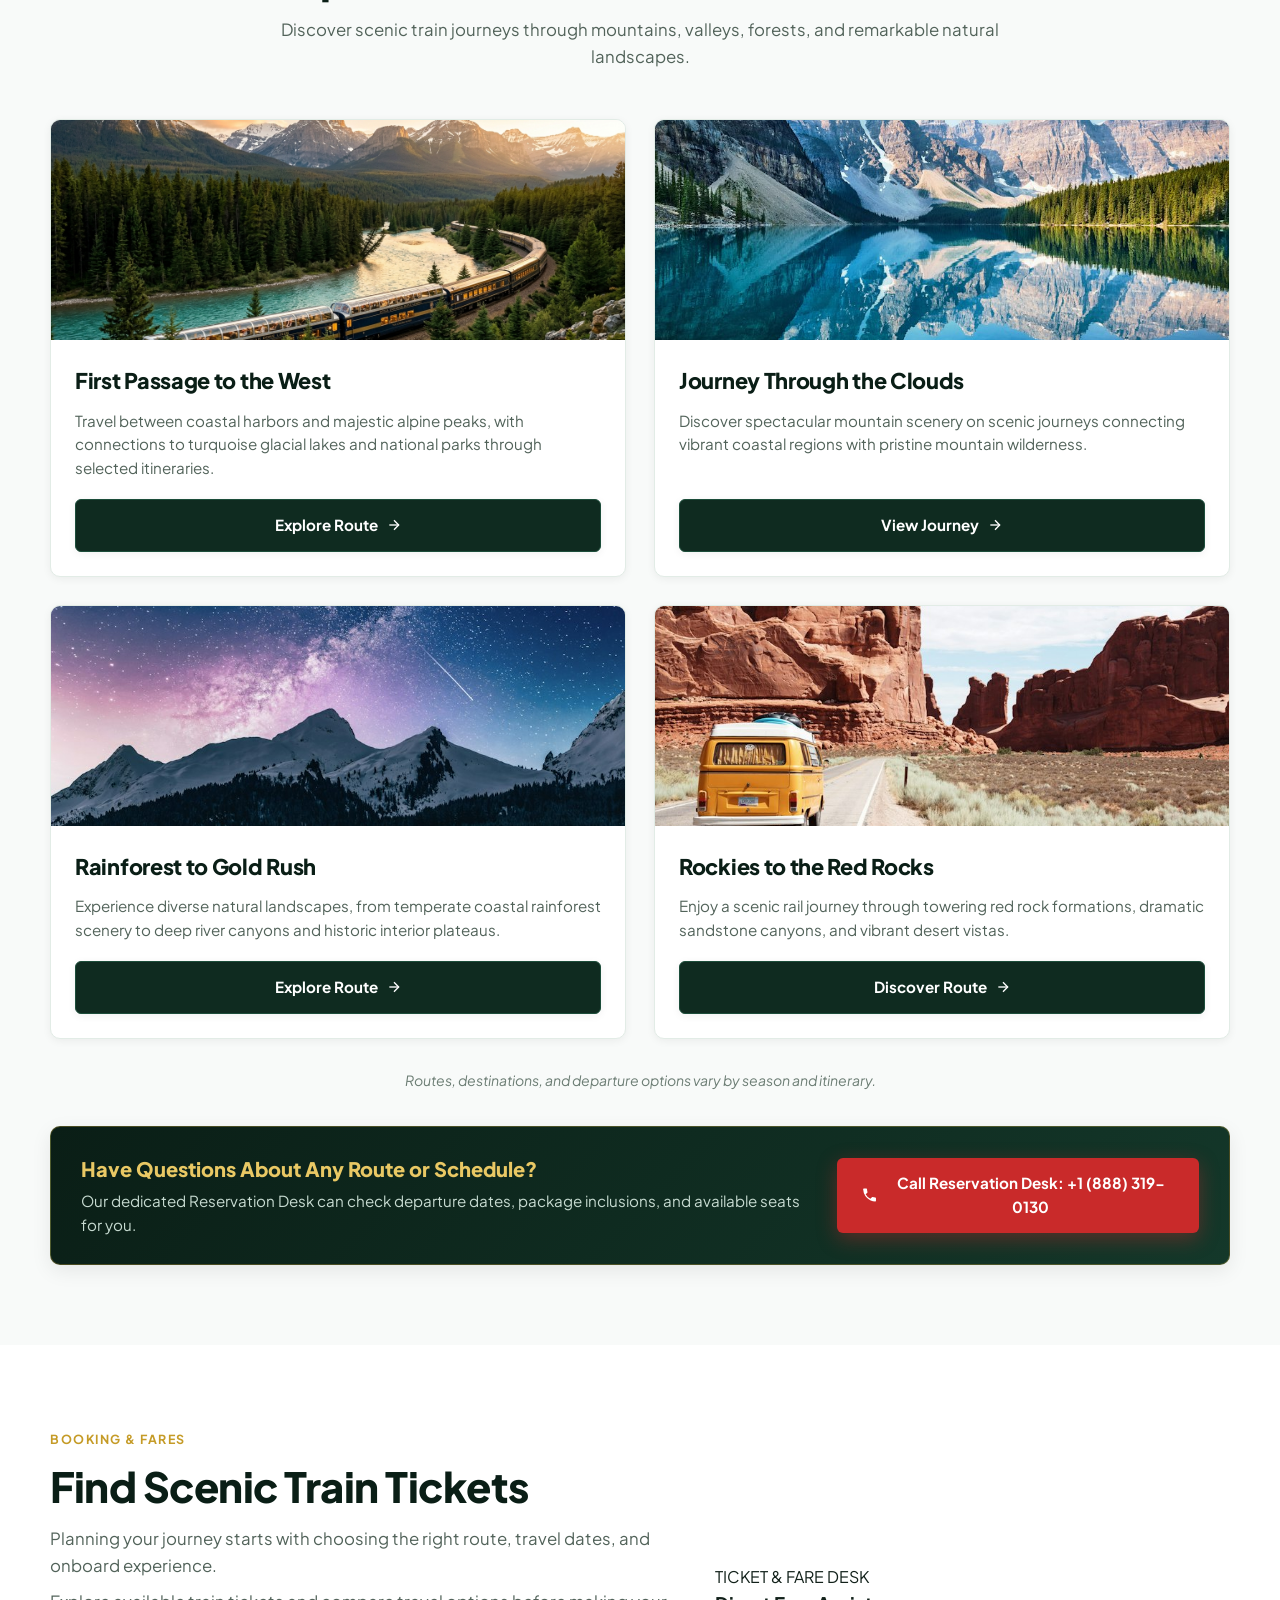
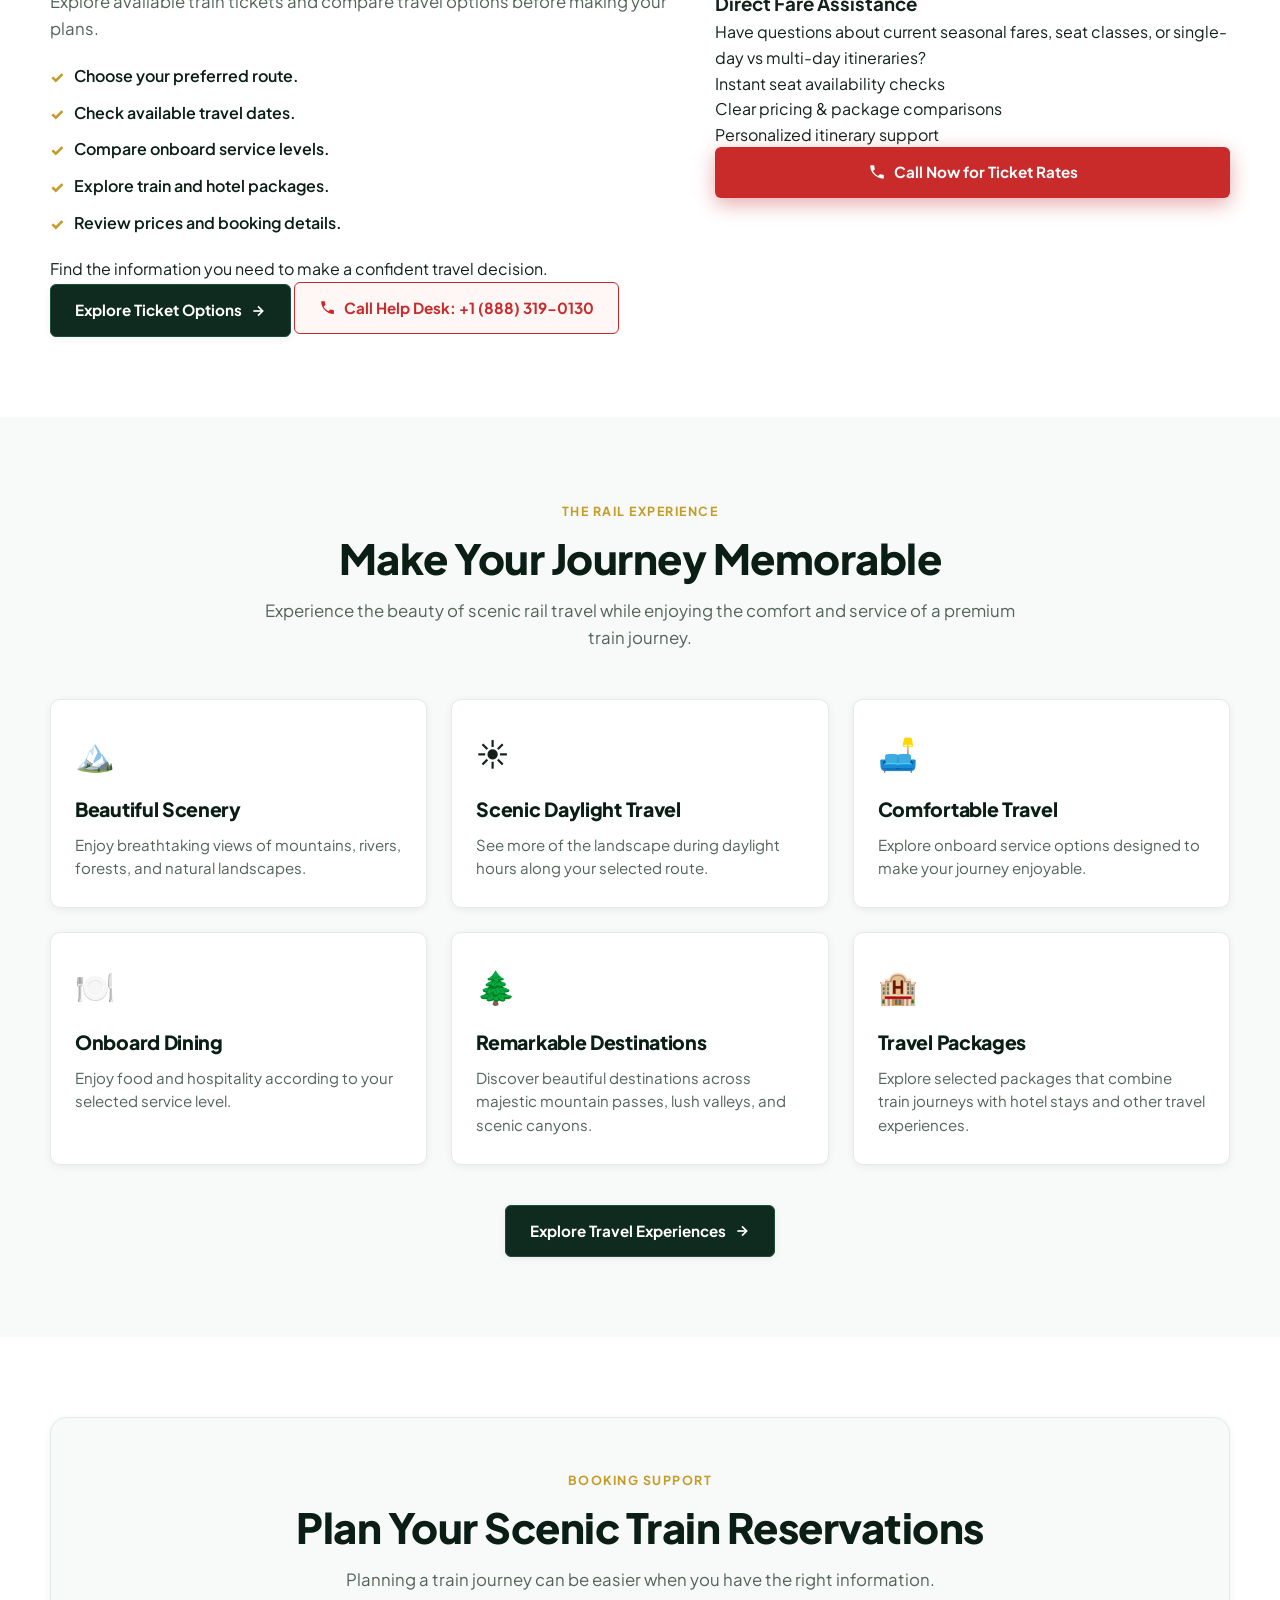
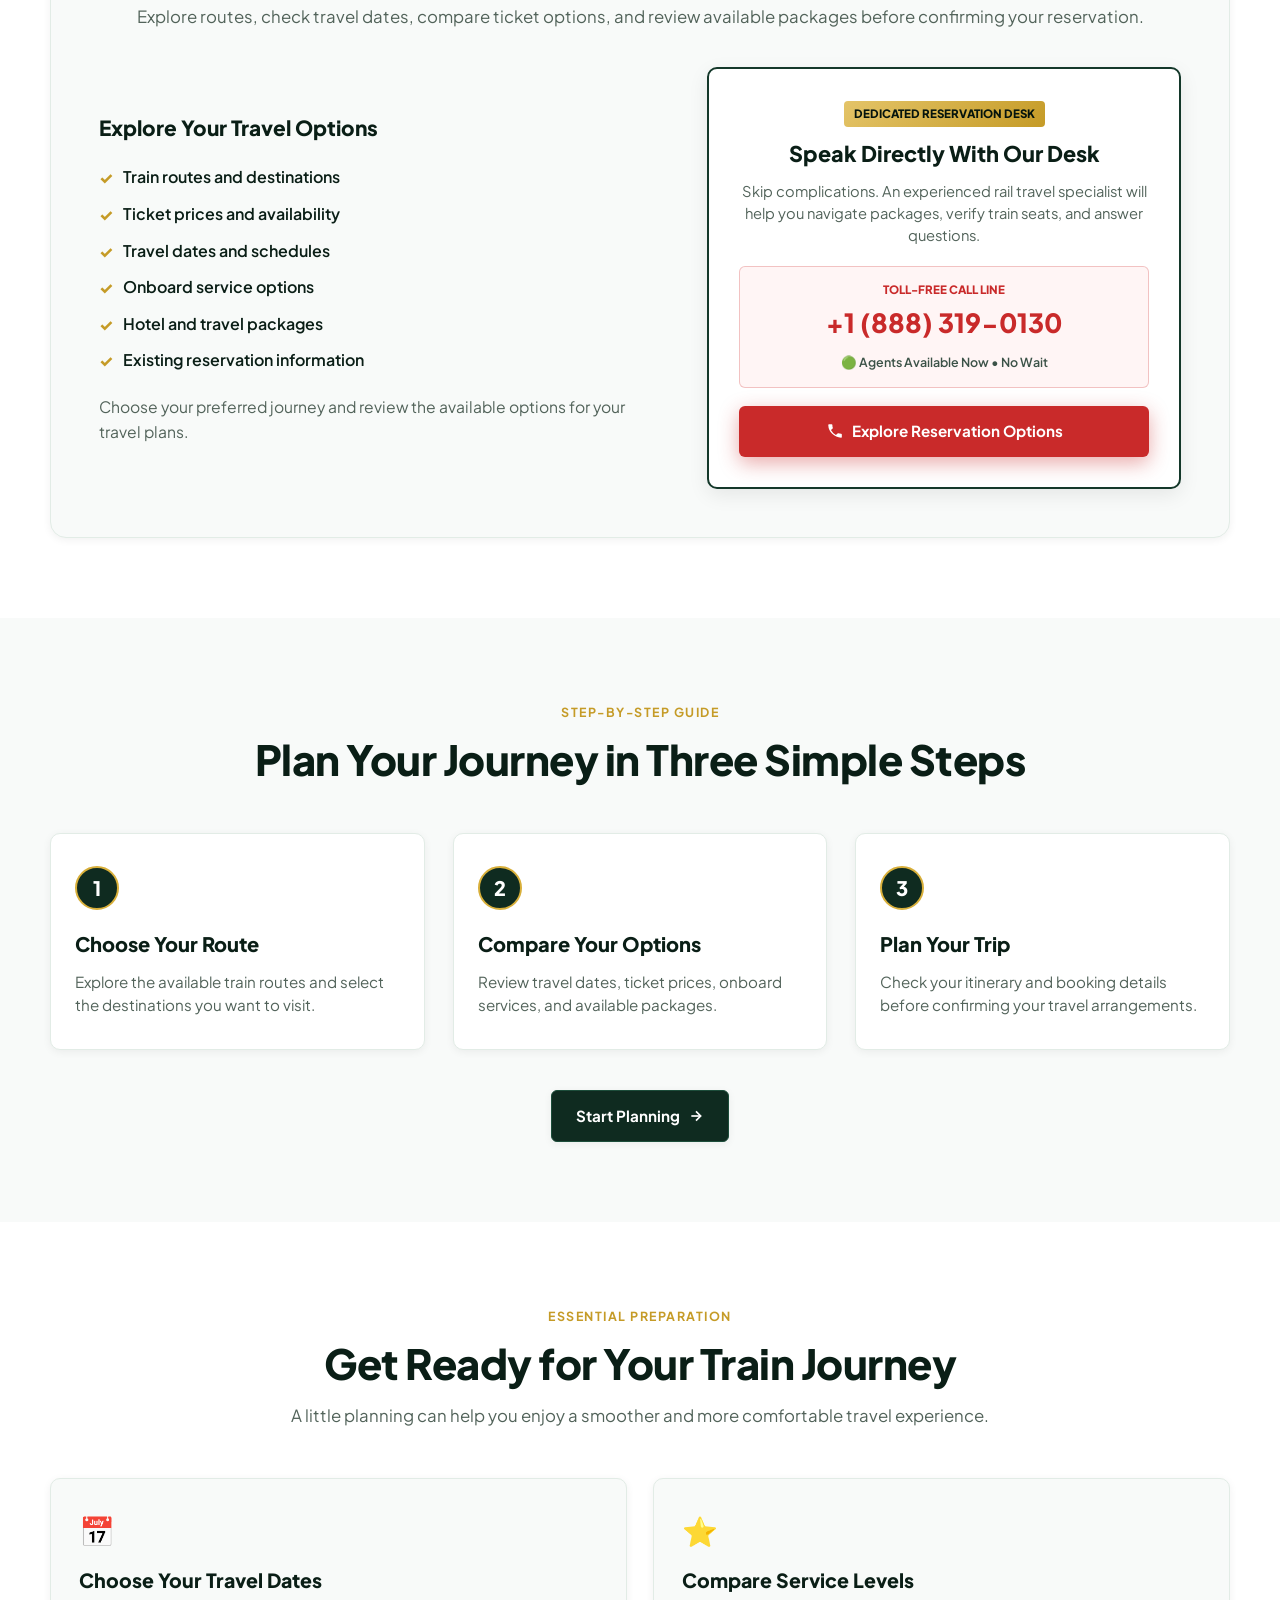
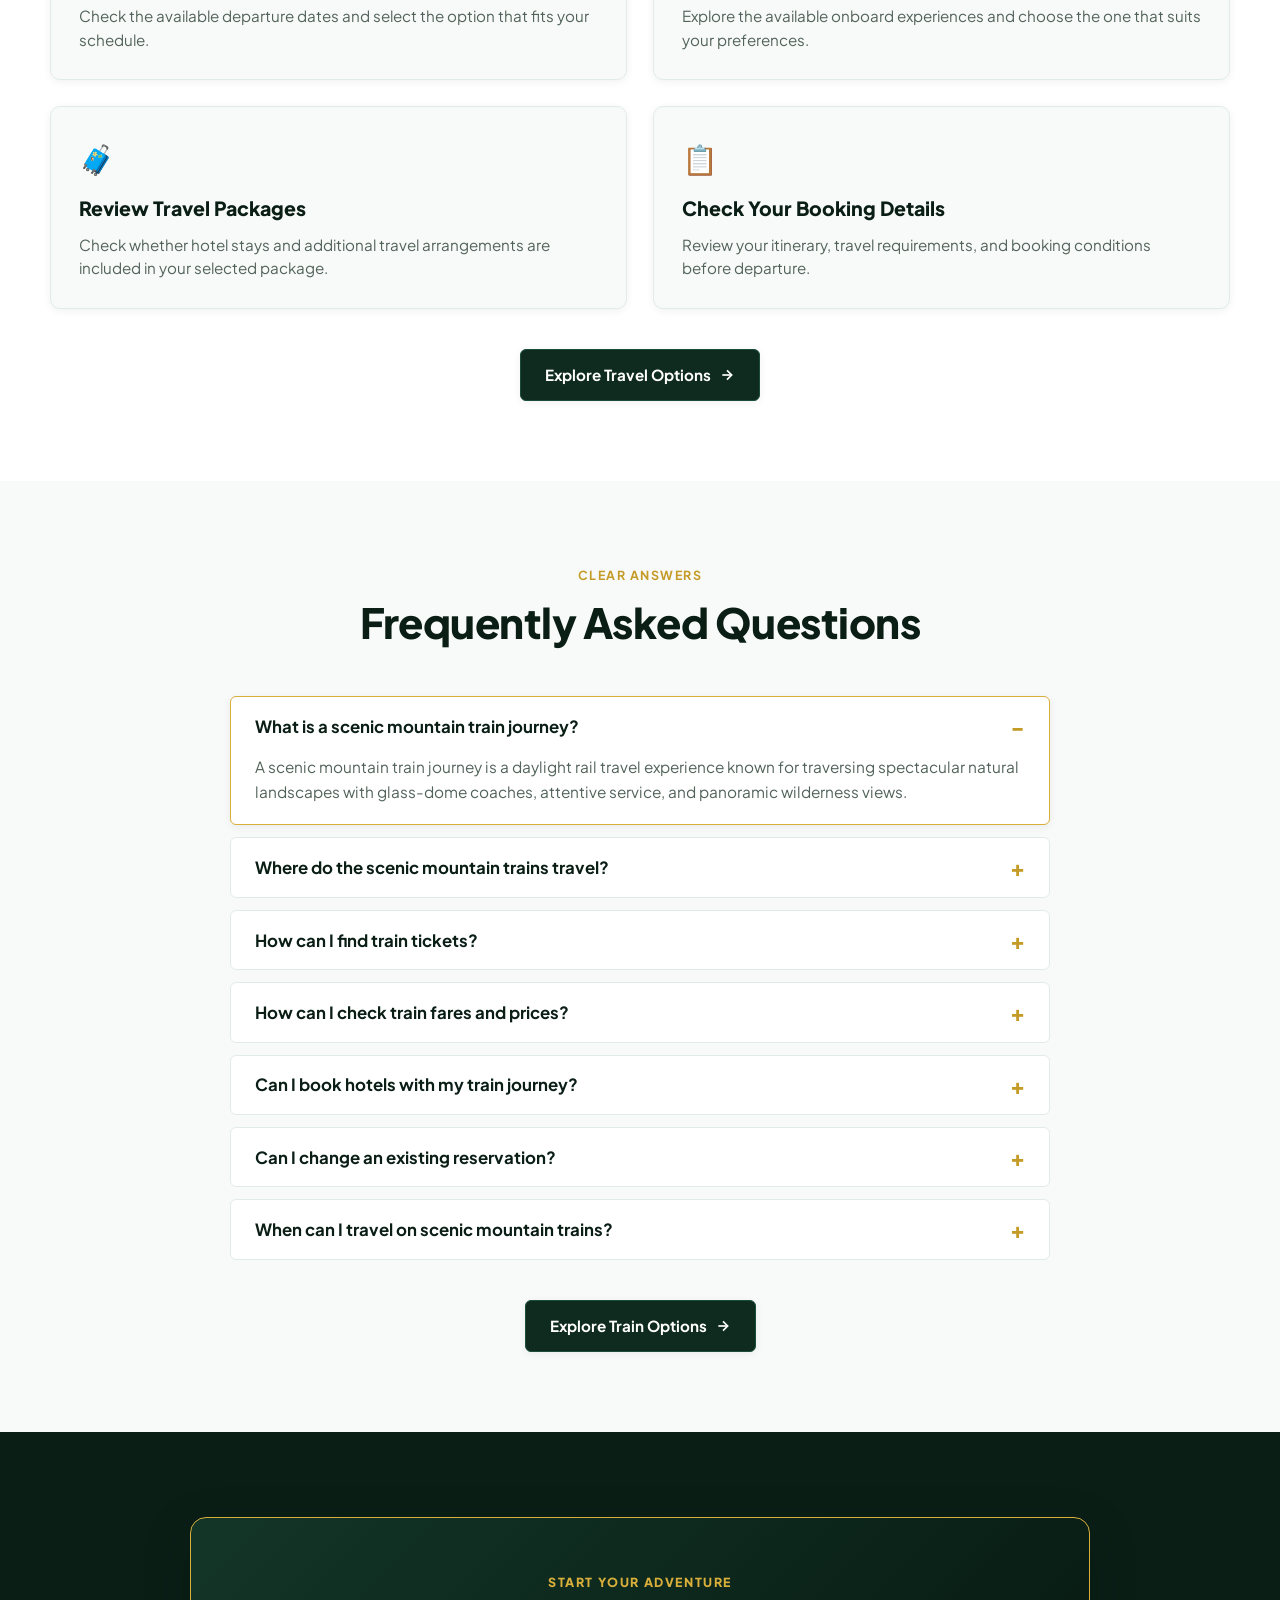
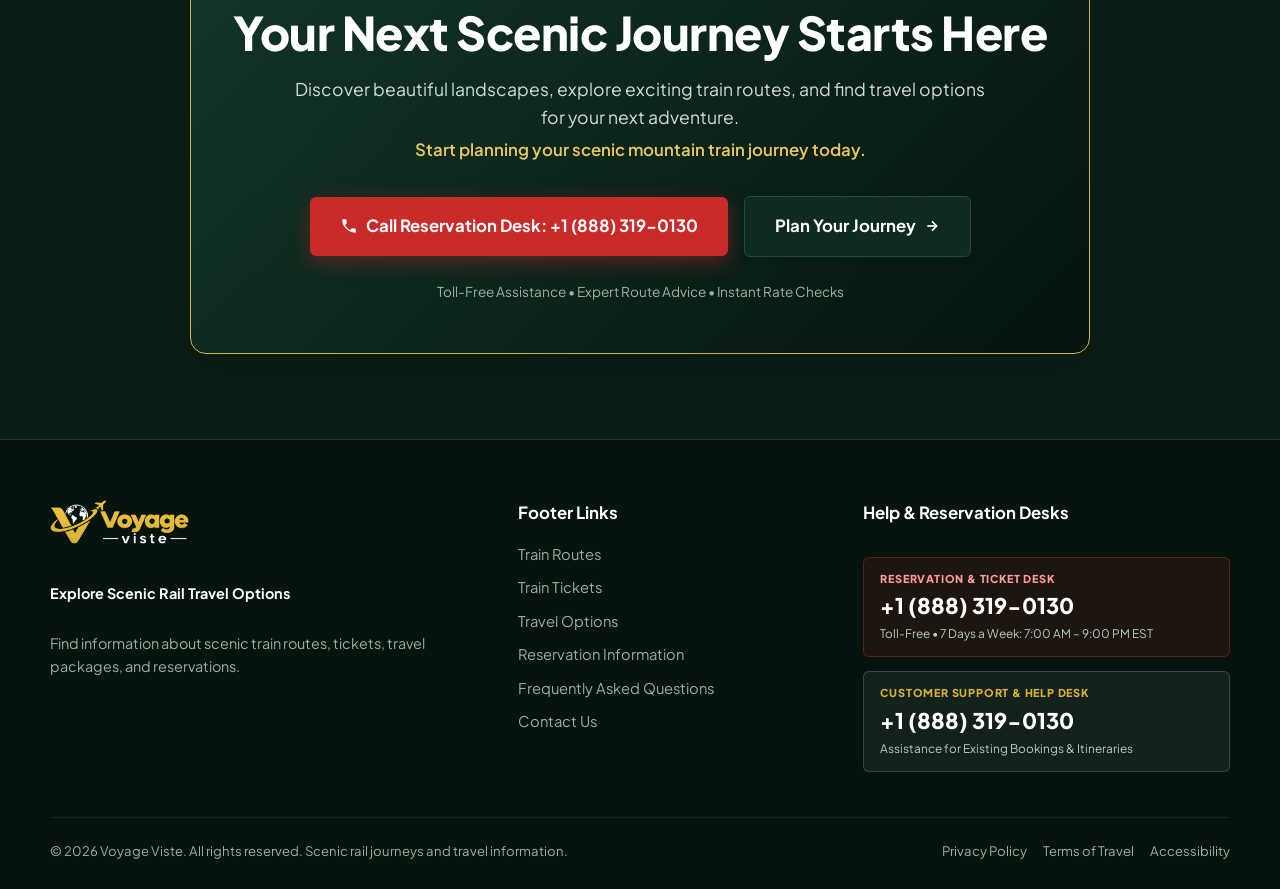
<file: train-mountain.html>
<!DOCTYPE html>
<html lang="en">
<head>
  <!-- Google tag (gtag.js) -->
<script async src="https://www.googletagmanager.com/gtag/js?id=AW-11520949598"></script>
<script>
  window.dataLayer = window.dataLayer || [];
  function gtag(){dataLayer.push(arguments);}
  gtag('js', new Date());

  gtag('config', 'AW-11520949598');
</script>
  <meta charset="UTF-8">
  <meta name="viewport" content="width=device-width, initial-scale=1.0, maximum-scale=5.0">
  <title>Scenic Mountain Train Tickets &amp; Rail Reservations</title>
  <meta name="description" content="Explore scenic mountain train routes, ticket options, scenic journeys, and travel packages. Find useful information to plan your next mountain adventure.">
  <meta name="keywords" content="Scenic Train Tickets, Mountain Rail Journeys, Train Tour Reservations, Scenic Rail Routes, Rail Vacation Packages">

  <!-- Open Graph -->
  <meta property="og:title" content="Scenic Mountain Train Tickets &amp; Rail Reservations">
  <meta property="og:description" content="Explore scenic mountain train routes, ticket options, scenic journeys, and travel packages. Call our Reservation Desk at +1 (888) 319-0130.">
  <meta property="og:image" content="assets/images/hero-train.jpg">

  <!-- Professional, Clean Sans-Serif Typography (No Fancy Fonts) -->
  <link rel="preconnect" href="https://fonts.googleapis.com">
  <link rel="preconnect" href="https://fonts.gstatic.com" crossorigin>
  <link href="https://fonts.googleapis.com/css2?family=Plus+Jakarta+Sans:wght@400;500;600;700;800&family=Inter:wght@400;500;600;700&display=swap" rel="stylesheet">

  <link rel="stylesheet" href="styles.css">
</head>
<body>

  <!-- ==============================================
       TOP ANNOUNCEMENT / DESK STATUS BAR
       ============================================== -->
  <div class="top-desk-bar">
    <div class="container top-desk-inner">
      <div class="desk-status">
        <span class="live-dot"></span>
        <span><strong>Reservation Desk &amp; Help Desk Online Now</strong> &bull; Toll-Free Support &bull; Instant Assistance</span>
      </div>
      <div class="desk-quick-call">
        <a href="tel:+18883190130" class="top-call-link">
          <svg class="icon-phone" viewBox="0 0 24 24" fill="currentColor"><path d="M6.62 10.79a15.05 15.05 0 006.59 6.59l2.2-2.2a1 1 0 011.02-.24 11.72 11.72 0 003.68.59 1 1 0 011 1v3.5a1 1 0 01-1 1A17.93 17.93 0 013 4a1 1 0 011-1h3.5a1 1 0 011 1 11.72 11.72 0 00.59 3.68 1 1 0 01-.24 1.02l-2.23 2.09z"/></svg>
          <span>Toll-Free: <strong>+1 (888) 319-0130</strong></span>
        </a>
      </div>
    </div>
  </div>

  <!-- ==============================================
       HEADER: ONLY LOGO AND CTAs (NO LONG MENUS)
       ============================================== -->
  <header class="site-header">
    <div class="container header-inner">
      <!-- Clean Brand Logo -->
      <a href="#" class="brand-logo" aria-label="Voyage Viste Home">
        <img src="assets/images/voyageviste_logo.png" alt="Voyage Viste" class="site-logo-img">
      </a>

      <!-- Header CTAs Only: Call Now, Reservation Desk, Help Desk -->
      <div class="header-cta-group">
        <a href="tel:+18883190130" class="header-desk-btn help-desk-btn" title="Call Help Desk">
          <svg class="cta-icon" viewBox="0 0 24 24" fill="none" stroke="currentColor" stroke-width="2"><circle cx="12" cy="12" r="10"></circle><path d="M9.09 9a3 3 0 0 1 5.83 1c0 2-3 3-3 3"></path><line x1="12" y1="17" x2="12.01" y2="17"></line></svg>
          <div class="btn-text-wrap">
            <span class="btn-sub">Customer Support</span>
            <span class="btn-main">Help Desk</span>
          </div>
        </a>

        <a href="tel:+18883190130" class="header-desk-btn res-desk-btn" title="Contact Reservation Desk">
          <svg class="cta-icon" viewBox="0 0 24 24" fill="none" stroke="currentColor" stroke-width="2"><rect x="3" y="4" width="18" height="18" rx="2" ry="2"></rect><line x1="16" y1="2" x2="16" y2="6"></line><line x1="8" y1="2" x2="8" y2="6"></line><line x1="3" y1="10" x2="21" y2="10"></line></svg>
          <div class="btn-text-wrap">
            <span class="btn-sub">Bookings &amp; Tickets</span>
            <span class="btn-main">Reservation Desk</span>
          </div>
        </a>

        <a href="tel:+18883190130" class="header-call-btn" title="Call Now Toll-Free">
          <div class="call-pulse-ring">
            <svg class="cta-icon" viewBox="0 0 24 24" fill="currentColor"><path d="M6.62 10.79a15.05 15.05 0 006.59 6.59l2.2-2.2a1 1 0 011.02-.24 11.72 11.72 0 003.68.59 1 1 0 011 1v3.5a1 1 0 01-1 1A17.93 17.93 0 013 4a1 1 0 011-1h3.5a1 1 0 011 1 11.72 11.72 0 00.59 3.68 1 1 0 01-.24 1.02l-2.23 2.09z"/></svg>
          </div>
          <div class="btn-text-wrap">
            <span class="btn-sub">Toll-Free Connect</span>
            <span class="btn-main">+1 (888) 319-0130</span>
          </div>
        </a>
      </div>
    </div>
  </header>

  <main>
    <!-- ==============================================
         1. HERO SECTION
         ============================================== -->
    <section class="hero-section" id="hero">
      <div class="hero-bg-wrapper">
        <img src="assets/images/hero-train.jpg" alt="Scenic mountain passenger train traversing majestic natural landscapes" class="hero-bg-img" loading="eager">
        <div class="hero-overlay"></div>
      </div>

      <div class="container hero-content">
        <div class="hero-tag">
          <span class="tag-badge">Scenic Rail Travel</span>
          <span class="tag-text">Premier Mountain Rail Journeys</span>
        </div>

        <h1 class="hero-title">Experience the Beauty of Scenic Mountain Rail</h1>

        <p class="hero-lead">
          Discover stunning mountain views, scenic train routes, and unforgettable journeys through majestic mountain ranges, pristine forests, and dramatic natural canyons.
        </p>

        <p class="hero-subtext">
          Explore train routes, compare travel options, and plan your next adventure.
        </p>

        <!-- Supporting Points -->
        <div class="hero-supporting-points">
          <div class="point-item">
            <span class="check-icon">✓</span>
            <span>Scenic Train Journeys</span>
          </div>
          <div class="point-item">
            <span class="check-icon">✓</span>
            <span>Explore Train Routes</span>
          </div>
          <div class="point-item">
            <span class="check-icon">✓</span>
            <span>Ticket &amp; Travel Options</span>
          </div>
          <div class="point-item">
            <span class="check-icon">✓</span>
            <span>Easy Trip Planning</span>
          </div>
        </div>

        <!-- Hero CTAs: Direct Call & Reservation -->
        <div class="hero-actions-row">
          <a href="tel:+18883190130" class="btn btn-hero-call">
            <div class="btn-icon-circle">
              <svg viewBox="0 0 24 24" fill="currentColor"><path d="M6.62 10.79a15.05 15.05 0 006.59 6.59l2.2-2.2a1 1 0 011.02-.24 11.72 11.72 0 003.68.59 1 1 0 011 1v3.5a1 1 0 01-1 1A17.93 17.93 0 013 4a1 1 0 011-1h3.5a1 1 0 011 1 11.72 11.72 0 00.59 3.68 1 1 0 01-.24 1.02l-2.23 2.09z"/></svg>
            </div>
            <div class="btn-text-content">
              <span class="btn-label">CALL NOW FOR RESERVATIONS</span>
              <span class="btn-phone">+1 (888) 319-0130</span>
            </div>
          </a>

          <a href="#routes" class="btn btn-hero-gold">
            <span>Explore Train Options</span>
            <svg class="arrow-icon" viewBox="0 0 24 24" fill="none" stroke="currentColor" stroke-width="2.5"><line x1="5" y1="12" x2="19" y2="12"></line><polyline points="12 5 19 12 12 19"></polyline></svg>
          </a>
        </div>

        <!-- Help Desk Quick Note -->
        <div class="hero-desk-info">
          <span>Need help choosing a route or package? Speak with our <strong>Reservation Desk</strong> directly at <a href="tel:+18883190130">+1 (888) 319-0130</a></span>
        </div>
      </div>
    </section>

    <!-- ==============================================
         2. INTRODUCTION SECTION
         ============================================== -->
    <section class="section intro-section" id="introduction">
      <div class="container">
        <div class="intro-card">
          <div class="intro-content">
            <span class="section-tag">About The Journey</span>
            <h2 class="section-title">Discover a Better Way to Explore the Mountains</h2>
            <p class="intro-paragraph">
              Scenic rail travel offers a unique way to experience some of the world's most beautiful natural landscapes.
            </p>
            <p class="intro-paragraph">
              Enjoy scenic rail journeys, impressive mountain views, and comfortable onboard experiences. Whether you're planning a relaxing holiday or a special trip, explore the available routes and find a journey that suits your plans.
            </p>
            <div class="intro-cta-box">
              <a href="#routes" class="btn btn-primary">
                <span>Explore Journeys</span>
                <svg class="arrow-icon" viewBox="0 0 24 24" fill="none" stroke="currentColor" stroke-width="2.5"><line x1="5" y1="12" x2="19" y2="12"></line><polyline points="12 5 19 12 12 19"></polyline></svg>
              </a>
              <a href="tel:+18883190130" class="btn btn-outline-call">
                <svg class="btn-svg" viewBox="0 0 24 24" fill="currentColor"><path d="M6.62 10.79a15.05 15.05 0 006.59 6.59l2.2-2.2a1 1 0 011.02-.24 11.72 11.72 0 00.59 3.68 1 1 0 01-.24 1.02l-2.23 2.09z"/></svg>
                <span>Call Reservation Desk: +1 (888) 319-0130</span>
              </a>
            </div>
          </div>
          <div class="intro-visual">
            <img src="assets/images/goldleaf-dome.jpg" alt="Comfortable onboard glass-dome passenger coach with scenic mountain views" loading="lazy">
          </div>
        </div>
      </div>
    </section>

    <!-- ==============================================
         3. TRAIN ROUTES SECTION
         ============================================== -->
    <section class="section routes-section" id="routes">
      <div class="container">
        <div class="section-header text-center">
          <span class="section-tag">Scenic Rail Lines</span>
          <h2 class="section-title">Explore Scenic Mountain Train Routes</h2>
          <p class="section-lead">
            Discover scenic train journeys through mountains, valleys, forests, and remarkable natural landscapes.
          </p>
        </div>

        <div class="routes-grid">
          <!-- Route 1 -->
          <div class="route-card">
            <div class="route-image-wrap">
              <img src="assets/images/hero-train.jpg" alt="Scenic mountain rail route along river and alpine peaks" loading="lazy">
            </div>
            <div class="route-info">
              <h3 class="route-title">First Passage to the West</h3>
              <p class="route-desc">
                Travel between coastal harbors and majestic alpine peaks, with connections to turquoise glacial lakes and national parks through selected itineraries.
              </p>
              <div class="route-actions">
                <a href="tel:+18883190130" class="btn btn-primary btn-block">
                  <span>Explore Route</span>
                  <svg class="arrow-icon" viewBox="0 0 24 24" fill="none" stroke="currentColor" stroke-width="2"><line x1="5" y1="12" x2="19" y2="12"></line><polyline points="12 5 19 12 12 19"></polyline></svg>
                </a>
              </div>
            </div>
          </div>

          <!-- Route 2 -->
          <div class="route-card">
            <div class="route-image-wrap">
              <img src="assets/images/journey-clouds.jpg" alt="Spectacular high-altitude mountain scenery" loading="lazy">
            </div>
            <div class="route-info">
              <h3 class="route-title">Journey Through the Clouds</h3>
              <p class="route-desc">
                Discover spectacular mountain scenery on scenic journeys connecting vibrant coastal regions with pristine mountain wilderness.
              </p>
              <div class="route-actions">
                <a href="tel:+18883190130" class="btn btn-primary btn-block">
                  <span>View Journey</span>
                  <svg class="arrow-icon" viewBox="0 0 24 24" fill="none" stroke="currentColor" stroke-width="2"><line x1="5" y1="12" x2="19" y2="12"></line><polyline points="12 5 19 12 12 19"></polyline></svg>
                </a>
              </div>
            </div>
          </div>

          <!-- Route 3 -->
          <div class="route-card">
            <div class="route-image-wrap">
              <img src="assets/images/rainforest.jpg" alt="Lush rainforest and scenic mountain canyon landscapes" loading="lazy">
            </div>
            <div class="route-info">
              <h3 class="route-title">Rainforest to Gold Rush</h3>
              <p class="route-desc">
                Experience diverse natural landscapes, from temperate coastal rainforest scenery to deep river canyons and historic interior plateaus.
              </p>
              <div class="route-actions">
                <a href="tel:+18883190130" class="btn btn-primary btn-block">
                  <span>Explore Route</span>
                  <svg class="arrow-icon" viewBox="0 0 24 24" fill="none" stroke="currentColor" stroke-width="2"><line x1="5" y1="12" x2="19" y2="12"></line><polyline points="12 5 19 12 12 19"></polyline></svg>
                </a>
              </div>
            </div>
          </div>

          <!-- Route 4 -->
          <div class="route-card">
            <div class="route-image-wrap">
              <img src="assets/images/red-rocks.jpg" alt="Spectacular desert red rock formations and canyons" loading="lazy">
            </div>
            <div class="route-info">
              <h3 class="route-title">Rockies to the Red Rocks</h3>
              <p class="route-desc">
                Enjoy a scenic rail journey through towering red rock formations, dramatic sandstone canyons, and vibrant desert vistas.
              </p>
              <div class="route-actions">
                <a href="tel:+18883190130" class="btn btn-primary btn-block">
                  <span>Discover Route</span>
                  <svg class="arrow-icon" viewBox="0 0 24 24" fill="none" stroke="currentColor" stroke-width="2"><line x1="5" y1="12" x2="19" y2="12"></line><polyline points="12 5 19 12 12 19"></polyline></svg>
                </a>
              </div>
            </div>
          </div>
        </div>

        <p class="routes-footnote text-center">
          <em>Routes, destinations, and departure options vary by season and itinerary.</em>
        </p>

        <!-- Direct Route Callout -->
        <div class="desk-callout-banner">
          <div class="dcb-content">
            <h4>Have Questions About Any Route or Schedule?</h4>
            <p>Our dedicated Reservation Desk can check departure dates, package inclusions, and available seats for you.</p>
          </div>
          <a href="tel:+18883190130" class="btn btn-call-cta">
            <svg viewBox="0 0 24 24" fill="currentColor"><path d="M6.62 10.79a15.05 15.05 0 006.59 6.59l2.2-2.2a1 1 0 011.02-.24 11.72 11.72 0 003.68.59 1 1 0 011 1v3.5a1 1 0 01-1 1A17.93 17.93 0 013 4a1 1 0 011-1h3.5a1 1 0 011 1 11.72 11.72 0 00.59 3.68 1 1 0 01-.24 1.02l-2.23 2.09z"/></svg>
            <span>Call Reservation Desk: +1 (888) 319-0130</span>
          </a>
        </div>
      </div>
    </section>

    <!-- ==============================================
         4. TRAIN TICKETS SECTION
         ============================================== -->
    <section class="section tickets-section" id="tickets">
      <div class="container">
        <div class="tickets-layout">
          <div class="tickets-text">
            <span class="section-tag">Booking &amp; Fares</span>
            <h2 class="section-title">Find Scenic Train Tickets</h2>
            <p class="section-lead">
              Planning your journey starts with choosing the right route, travel dates, and onboard experience.
            </p>
            <p class="section-lead">
              Explore available train tickets and compare travel options before making your plans.
            </p>

            <ul class="clean-check-list">
              <li>
                <span class="check-bullet">✓</span>
                <span>Choose your preferred route.</span>
              </li>
              <li>
                <span class="check-bullet">✓</span>
                <span>Check available travel dates.</span>
              </li>
              <li>
                <span class="check-bullet">✓</span>
                <span>Compare onboard service levels.</span>
              </li>
              <li>
                <span class="check-bullet">✓</span>
                <span>Explore train and hotel packages.</span>
              </li>
              <li>
                <span class="check-bullet">✓</span>
                <span>Review prices and booking details.</span>
              </li>
            </ul>

            <p class="tickets-summary">
              Find the information you need to make a confident travel decision.
            </p>

            <div class="tickets-cta-box">
              <a href="#reservations" class="btn btn-primary">
                <span>Explore Ticket Options</span>
                <svg class="arrow-icon" viewBox="0 0 24 24" fill="none" stroke="currentColor" stroke-width="2.5"><line x1="5" y1="12" x2="19" y2="12"></line><polyline points="12 5 19 12 12 19"></polyline></svg>
              </a>
              <a href="tel:+18883190130" class="btn btn-outline-call">
                <svg class="btn-svg" viewBox="0 0 24 24" fill="currentColor"><path d="M6.62 10.79a15.05 15.05 0 006.59 6.59l2.2-2.2a1 1 0 011.02-.24 11.72 11.72 0 003.68.59 1 1 0 011 1v3.5a1 1 0 01-1 1A17.93 17.93 0 013 4a1 1 0 011-1h3.5a1 1 0 011 1 11.72 11.72 0 00.59 3.68 1 1 0 01-.24 1.02l-2.23 2.09z"/></svg>
                <span>Call Help Desk: +1 (888) 319-0130</span>
              </a>
            </div>
          </div>

          <div class="tickets-card-side">
            <div class="ticket-callout-card">
              <div class="tcc-header">
                <span class="tcc-badge">TICKET &amp; FARE DESK</span>
                <h3>Direct Fare Assistance</h3>
                <p>Have questions about current seasonal fares, seat classes, or single-day vs multi-day itineraries?</p>
              </div>
              <div class="tcc-body">
                <div class="tcc-feature">
                  <span class="tcc-dot"></span>
                  <span>Instant seat availability checks</span>
                </div>
                <div class="tcc-feature">
                  <span class="tcc-dot"></span>
                  <span>Clear pricing &amp; package comparisons</span>
                </div>
                <div class="tcc-feature">
                  <span class="tcc-dot"></span>
                  <span>Personalized itinerary support</span>
                </div>
              </div>
              <div class="tcc-action">
                <a href="tel:+18883190130" class="btn btn-call-cta btn-block">
                  <svg viewBox="0 0 24 24" fill="currentColor"><path d="M6.62 10.79a15.05 15.05 0 006.59 6.59l2.2-2.2a1 1 0 011.02-.24 11.72 11.72 0 003.68.59 1 1 0 011 1v3.5a1 1 0 01-1 1A17.93 17.93 0 013 4a1 1 0 011-1h3.5a1 1 0 011 1 11.72 11.72 0 00.59 3.68 1 1 0 01-.24 1.02l-2.23 2.09z"/></svg>
                  <span>Call Now for Ticket Rates</span>
                </a>
              </div>
            </div>
          </div>
        </div>
      </div>
    </section>

    <!-- ==============================================
         5. WHY CHOOSE SCENIC RAIL TRAVEL?
         ============================================== -->
    <section class="section why-section" id="why-choose">
      <div class="container">
        <div class="section-header text-center">
          <span class="section-tag">The Rail Experience</span>
          <h2 class="section-title">Make Your Journey Memorable</h2>
          <p class="section-lead">
            Experience the beauty of scenic rail travel while enjoying the comfort and service of a premium train journey.
          </p>
        </div>

        <div class="why-grid">
          <!-- Feature 1 -->
          <div class="why-card">
            <div class="why-icon">🏔️</div>
            <h3 class="why-title">Beautiful Scenery</h3>
            <p class="why-desc">Enjoy breathtaking views of mountains, rivers, forests, and natural landscapes.</p>
          </div>

          <!-- Feature 2 -->
          <div class="why-card">
            <div class="why-icon">☀️</div>
            <h3 class="why-title">Scenic Daylight Travel</h3>
            <p class="why-desc">See more of the landscape during daylight hours along your selected route.</p>
          </div>

          <!-- Feature 3 -->
          <div class="why-card">
            <div class="why-icon">🛋️</div>
            <h3 class="why-title">Comfortable Travel</h3>
            <p class="why-desc">Explore onboard service options designed to make your journey enjoyable.</p>
          </div>

          <!-- Feature 4 -->
          <div class="why-card">
            <div class="why-icon">🍽️</div>
            <h3 class="why-title">Onboard Dining</h3>
            <p class="why-desc">Enjoy food and hospitality according to your selected service level.</p>
          </div>

          <!-- Feature 5 -->
          <div class="why-card">
            <div class="why-icon">🌲</div>
            <h3 class="why-title">Remarkable Destinations</h3>
            <p class="why-desc">Discover beautiful destinations across majestic mountain passes, lush valleys, and scenic canyons.</p>
          </div>

          <!-- Feature 6 -->
          <div class="why-card">
            <div class="why-icon">🏨</div>
            <h3 class="why-title">Travel Packages</h3>
            <p class="why-desc">Explore selected packages that combine train journeys with hotel stays and other travel experiences.</p>
          </div>
        </div>

        <div class="why-cta text-center">
          <a href="tel:+18883190130" class="btn btn-primary">
            <span>Explore Travel Experiences</span>
            <svg class="arrow-icon" viewBox="0 0 24 24" fill="none" stroke="currentColor" stroke-width="2.5"><line x1="5" y1="12" x2="19" y2="12"></line><polyline points="12 5 19 12 12 19"></polyline></svg>
          </a>
        </div>
      </div>
    </section>

    <!-- ==============================================
         6. RESERVATIONS SECTION
         ============================================== -->
    <section class="section reservations-section" id="reservations">
      <div class="container">
        <div class="reservations-card">
          <div class="reservations-header text-center">
            <span class="section-tag">Booking Support</span>
            <h2 class="section-title">Plan Your Scenic Train Reservations</h2>
            <p class="section-lead">
              Planning a train journey can be easier when you have the right information.
            </p>
            <p class="section-lead">
              Explore routes, check travel dates, compare ticket options, and review available packages before confirming your reservation.
            </p>
          </div>

          <div class="reservations-grid">
            <div class="options-box">
              <h3 class="options-title">Explore Your Travel Options</h3>
              <ul class="clean-check-list">
                <li><span class="check-bullet">✓</span> <span>Train routes and destinations</span></li>
                <li><span class="check-bullet">✓</span> <span>Ticket prices and availability</span></li>
                <li><span class="check-bullet">✓</span> <span>Travel dates and schedules</span></li>
                <li><span class="check-bullet">✓</span> <span>Onboard service options</span></li>
                <li><span class="check-bullet">✓</span> <span>Hotel and travel packages</span></li>
                <li><span class="check-bullet">✓</span> <span>Existing reservation information</span></li>
              </ul>
              <p class="options-closing">
                Choose your preferred journey and review the available options for your travel plans.
              </p>
            </div>

            <!-- Direct Reservation Desk Action Card -->
            <div class="res-action-card">
              <div class="rac-badge">Dedicated Reservation Desk</div>
              <h4>Speak Directly With Our Desk</h4>
              <p>Skip complications. An experienced rail travel specialist will help you navigate packages, verify train seats, and answer questions.</p>
              
              <div class="rac-call-box">
                <span class="rac-call-tag">TOLL-FREE CALL LINE</span>
                <a href="tel:+18883190130" class="rac-number">+1 (888) 319-0130</a>
                <span class="rac-status">🟢 Agents Available Now &bull; No Wait</span>
              </div>

              <a href="tel:+18883190130" class="btn btn-call-cta btn-block">
                <svg viewBox="0 0 24 24" fill="currentColor"><path d="M6.62 10.79a15.05 15.05 0 006.59 6.59l2.2-2.2a1 1 0 011.02-.24 11.72 11.72 0 003.68.59 1 1 0 011 1v3.5a1 1 0 01-1 1A17.93 17.93 0 013 4a1 1 0 011-1h3.5a1 1 0 011 1 11.72 11.72 0 00.59 3.68 1 1 0 01-.24 1.02l-2.23 2.09z"/></svg>
                <span>Explore Reservation Options</span>
              </a>
            </div>
          </div>
        </div>
      </div>
    </section>

    <!-- ==============================================
         7. HOW IT WORKS
         ============================================== -->
    <section class="section how-section" id="how-it-works">
      <div class="container">
        <div class="section-header text-center">
          <span class="section-tag">Step-by-Step Guide</span>
          <h2 class="section-title">Plan Your Journey in Three Simple Steps</h2>
        </div>

        <div class="steps-grid">
          <!-- Step 1 -->
          <div class="step-card">
            <div class="step-badge">1</div>
            <h3 class="step-title">Choose Your Route</h3>
            <p class="step-desc">
              Explore the available train routes and select the destinations you want to visit.
            </p>
          </div>

          <!-- Step 2 -->
          <div class="step-card">
            <div class="step-badge">2</div>
            <h3 class="step-title">Compare Your Options</h3>
            <p class="step-desc">
              Review travel dates, ticket prices, onboard services, and available packages.
            </p>
          </div>

          <!-- Step 3 -->
          <div class="step-card">
            <div class="step-badge">3</div>
            <h3 class="step-title">Plan Your Trip</h3>
            <p class="step-desc">
              Check your itinerary and booking details before confirming your travel arrangements.
            </p>
          </div>
        </div>

        <div class="how-cta text-center">
          <a href="tel:+18883190130" class="btn btn-primary">
            <span>Start Planning</span>
            <svg class="arrow-icon" viewBox="0 0 24 24" fill="none" stroke="currentColor" stroke-width="2.5"><line x1="5" y1="12" x2="19" y2="12"></line><polyline points="12 5 19 12 12 19"></polyline></svg>
          </a>
        </div>
      </div>
    </section>

    <!-- ==============================================
         8. TRAVEL PLANNING SECTION
         ============================================== -->
    <section class="section planning-section" id="travel-planning">
      <div class="container">
        <div class="section-header text-center">
          <span class="section-tag">Essential Preparation</span>
          <h2 class="section-title">Get Ready for Your Train Journey</h2>
          <p class="section-lead">
            A little planning can help you enjoy a smoother and more comfortable travel experience.
          </p>
        </div>

        <div class="planning-grid">
          <!-- Plan 1 -->
          <div class="planning-card">
            <div class="plan-icon">📅</div>
            <h3 class="plan-title">Choose Your Travel Dates</h3>
            <p class="plan-desc">
              Check the available departure dates and select the option that fits your schedule.
            </p>
          </div>

          <!-- Plan 2 -->
          <div class="planning-card">
            <div class="plan-icon">⭐</div>
            <h3 class="plan-title">Compare Service Levels</h3>
            <p class="plan-desc">
              Explore the available onboard experiences and choose the one that suits your preferences.
            </p>
          </div>

          <!-- Plan 3 -->
          <div class="planning-card">
            <div class="plan-icon">🧳</div>
            <h3 class="plan-title">Review Travel Packages</h3>
            <p class="plan-desc">
              Check whether hotel stays and additional travel arrangements are included in your selected package.
            </p>
          </div>

          <!-- Plan 4 -->
          <div class="planning-card">
            <div class="plan-icon">📋</div>
            <h3 class="plan-title">Check Your Booking Details</h3>
            <p class="plan-desc">
              Review your itinerary, travel requirements, and booking conditions before departure.
            </p>
          </div>
        </div>

        <div class="planning-cta text-center">
          <a href="tel:+18883190130" class="btn btn-primary">
            <span>Explore Travel Options</span>
            <svg class="arrow-icon" viewBox="0 0 24 24" fill="none" stroke="currentColor" stroke-width="2.5"><line x1="5" y1="12" x2="19" y2="12"></line><polyline points="12 5 19 12 12 19"></polyline></svg>
          </a>
        </div>
      </div>
    </section>

    <!-- ==============================================
         9. FAQ SECTION
         ============================================== -->
    <section class="section faq-section" id="faq">
      <div class="container">
        <div class="section-header text-center">
          <span class="section-tag">Clear Answers</span>
          <h2 class="section-title">Frequently Asked Questions</h2>
        </div>

        <div class="faq-accordion">
          <!-- Q1 -->
          <div class="faq-card active">
            <button class="faq-question-btn" aria-expanded="true">
              <span>What is a scenic mountain train journey?</span>
              <span class="faq-icon">&minus;</span>
            </button>
            <div class="faq-answer-body">
              <p>A scenic mountain train journey is a daylight rail travel experience known for traversing spectacular natural landscapes with glass-dome coaches, attentive service, and panoramic wilderness views.</p>
            </div>
          </div>

          <!-- Q2 -->
          <div class="faq-card">
            <button class="faq-question-btn" aria-expanded="false">
              <span>Where do the scenic mountain trains travel?</span>
              <span class="faq-icon">&#43;</span>
            </button>
            <div class="faq-answer-body">
              <p>Routes travel through iconic mountain peaks, pristine national parks, river valleys, and stunning red rock canyons.</p>
            </div>
          </div>

          <!-- Q3 -->
          <div class="faq-card">
            <button class="faq-question-btn" aria-expanded="false">
              <span>How can I find train tickets?</span>
              <span class="faq-icon">&#43;</span>
            </button>
            <div class="faq-answer-body">
              <p>Explore available routes, select your preferred travel dates, and compare ticket options through our website or by speaking directly with our Reservation Desk at <a href="tel:+18883190130">+1 (888) 319-0130</a>.</p>
            </div>
          </div>

          <!-- Q4 -->
          <div class="faq-card">
            <button class="faq-question-btn" aria-expanded="false">
              <span>How can I check train fares and prices?</span>
              <span class="faq-icon">&#43;</span>
            </button>
            <div class="faq-answer-body">
              <p>Prices depend on the route, travel dates, onboard service level, and selected package. Contact our Help Desk or Reservation Desk for current rates and package deals.</p>
            </div>
          </div>

          <!-- Q5 -->
          <div class="faq-card">
            <button class="faq-question-btn" aria-expanded="false">
              <span>Can I book hotels with my train journey?</span>
              <span class="faq-icon">&#43;</span>
            </button>
            <div class="faq-answer-body">
              <p>Selected travel packages include hotel accommodations and other travel arrangements. Check the details of your preferred package for inclusions.</p>
            </div>
          </div>

          <!-- Q6 -->
          <div class="faq-card">
            <button class="faq-question-btn" aria-expanded="false">
              <span>Can I change an existing reservation?</span>
              <span class="faq-icon">&#43;</span>
            </button>
            <div class="faq-answer-body">
              <p>Changes depend on the terms of your booking. Contact our reservation support desk for help with an existing booking at <a href="tel:+18883190130">+1 (888) 319-0130</a>.</p>
            </div>
          </div>

          <!-- Q7 -->
          <div class="faq-card">
            <button class="faq-question-btn" aria-expanded="false">
              <span>When can I travel on scenic mountain trains?</span>
              <span class="faq-icon">&#43;</span>
            </button>
            <div class="faq-answer-body">
              <p>Travel seasons and departure dates operate during prime daylight months. Call our travel specialists for current schedules and seat availability.</p>
            </div>
          </div>
        </div>

        <div class="faq-cta text-center">
          <a href="tel:+18883190130" class="btn btn-primary">
            <span>Explore Train Options</span>
            <svg class="arrow-icon" viewBox="0 0 24 24" fill="none" stroke="currentColor" stroke-width="2.5"><line x1="5" y1="12" x2="19" y2="12"></line><polyline points="12 5 19 12 12 19"></polyline></svg>
          </a>
        </div>
      </div>
    </section>

    <!-- ==============================================
         10. FINAL CTA SECTION
         ============================================== -->
    <section class="section final-cta-section" id="final-cta">
      <div class="container">
        <div class="final-cta-card text-center">
          <span class="fcta-badge">Start Your Adventure</span>
          <h2 class="fcta-title">Your Next Scenic Journey Starts Here</h2>
          <p class="fcta-desc">
            Discover beautiful landscapes, explore exciting train routes, and find travel options for your next adventure.
          </p>
          <p class="fcta-subtext">
            Start planning your scenic mountain train journey today.
          </p>

          <div class="fcta-actions-row">
            <a href="tel:+18883190130" class="btn btn-call-cta btn-lg">
              <svg viewBox="0 0 24 24" fill="currentColor"><path d="M6.62 10.79a15.05 15.05 0 006.59 6.59l2.2-2.2a1 1 0 011.02-.24 11.72 11.72 0 003.68.59 1 1 0 011 1v3.5a1 1 0 01-1 1A17.93 17.93 0 013 4a1 1 0 011-1h3.5a1 1 0 011 1 11.72 11.72 0 00.59 3.68 1 1 0 01-.24 1.02l-2.23 2.09z"/></svg>
              <span>Call Reservation Desk: +1 (888) 319-0130</span>
            </a>

            <a href="tel:+18883190130" class="btn btn-primary btn-lg">
              <span>Plan Your Journey</span>
              <svg class="arrow-icon" viewBox="0 0 24 24" fill="none" stroke="currentColor" stroke-width="2.5"><line x1="5" y1="12" x2="19" y2="12"></line><polyline points="12 5 19 12 12 19"></polyline></svg>
            </a>
          </div>

          <div class="fcta-guarantee">
            <span>Toll-Free Assistance</span> &bull; <span>Expert Route Advice</span> &bull; <span>Instant Rate Checks</span>
          </div>
        </div>
      </div>
    </section>
  </main>

  <!-- ==============================================
       11. FOOTER SECTION
       ============================================== -->
  <footer class="site-footer">
    <div class="container footer-inner">
      <div class="footer-top-grid">
        <div class="footer-col brand-col">
          <a href="#" class="footer-brand-logo" aria-label="Voyage Viste Home">
            <img src="assets/images/voyageviste_logo.png" alt="Voyage Viste" class="footer-logo-img">
          </a>
          <p class="footer-desc">
            <strong>Explore Scenic Rail Travel Options</strong><br>
            Find information about scenic train routes, tickets, travel packages, and reservations.
          </p>
        </div>

        <div class="footer-col">
          <h4 class="footer-title">Footer Links</h4>
          <ul class="footer-links-list">
            <li><a href="#routes">Train Routes</a></li>
            <li><a href="#tickets">Train Tickets</a></li>
            <li><a href="#introduction">Travel Options</a></li>
            <li><a href="#reservations">Reservation Information</a></li>
            <li><a href="#faq">Frequently Asked Questions</a></li>
            <li><a href="tel:+18883190130">Contact Us</a></li>
          </ul>
        </div>

        <div class="footer-col desk-col">
          <h4 class="footer-title">Help &amp; Reservation Desks</h4>
          <div class="footer-desk-card">
            <span class="fdc-label">RESERVATION &amp; TICKET DESK</span>
            <a href="tel:+18883190130" class="fdc-phone">+1 (888) 319-0130</a>
            <small>Toll-Free &bull; 7 Days a Week: 7:00 AM – 9:00 PM EST</small>
          </div>
          <div class="footer-desk-card secondary-desk">
            <span class="fdc-label">CUSTOMER SUPPORT &amp; HELP DESK</span>
            <a href="tel:+18883190130" class="fdc-phone">+1 (888) 319-0130</a>
            <small>Assistance for Existing Bookings &amp; Itineraries</small>
          </div>
        </div>
      </div>

      <div class="footer-bottom">
        <p>&copy; 2026 Voyage Viste. All rights reserved. Scenic rail journeys and travel information.</p>
        <div class="footer-legal">
          <a href="#">Privacy Policy</a>
          <a href="#">Terms of Travel</a>
          <a href="#">Accessibility</a>
        </div>
      </div>
    </div>
  </footer>

  <!-- ==============================================
       MOBILE STICKY ACTION DOCK (CALL NOW & RESERVATION DESK)
       ============================================== -->
  <aside class="mobile-sticky-dock" aria-label="Quick Actions">
    <a href="tel:+18883190130" class="dock-btn dock-call" id="mobileDockCall">
      <svg class="dock-icon" viewBox="0 0 24 24" fill="currentColor"><path d="M6.62 10.79a15.05 15.05 0 006.59 6.59l2.2-2.2a1 1 0 011.02-.24 11.72 11.72 0 003.68.59 1 1 0 011 1v3.5a1 1 0 01-1 1A17.93 17.93 0 013 4a1 1 0 011-1h3.5a1 1 0 011 1 11.72 11.72 0 00.59 3.68 1 1 0 01-.24 1.02l-2.23 2.09z"/></svg>
      <div>
        <strong>CALL NOW</strong>
        <small>+1 (888) 319-0130</small>
      </div>
    </a>
    <a href="tel:+18883190130" class="dock-btn dock-reserve" id="mobileDockReserve">
      <svg class="dock-icon" viewBox="0 0 24 24" fill="none" stroke="currentColor" stroke-width="2"><rect x="3" y="4" width="18" height="18" rx="2" ry="2"></rect><line x1="16" y1="2" x2="16" y2="6"></line><line x1="8" y1="2" x2="8" y2="6"></line><line x1="3" y1="10" x2="21" y2="10"></line></svg>
      <div>
        <strong>RESERVATION</strong>
        <small>Book Over Phone</small>
      </div>
    </a>
  </aside>

  <!-- JavaScript: Simple, Clean Accordion & Smooth Click-to-Call Feedback -->
  <script src="app.js"></script>
</body>
</html>
</file>
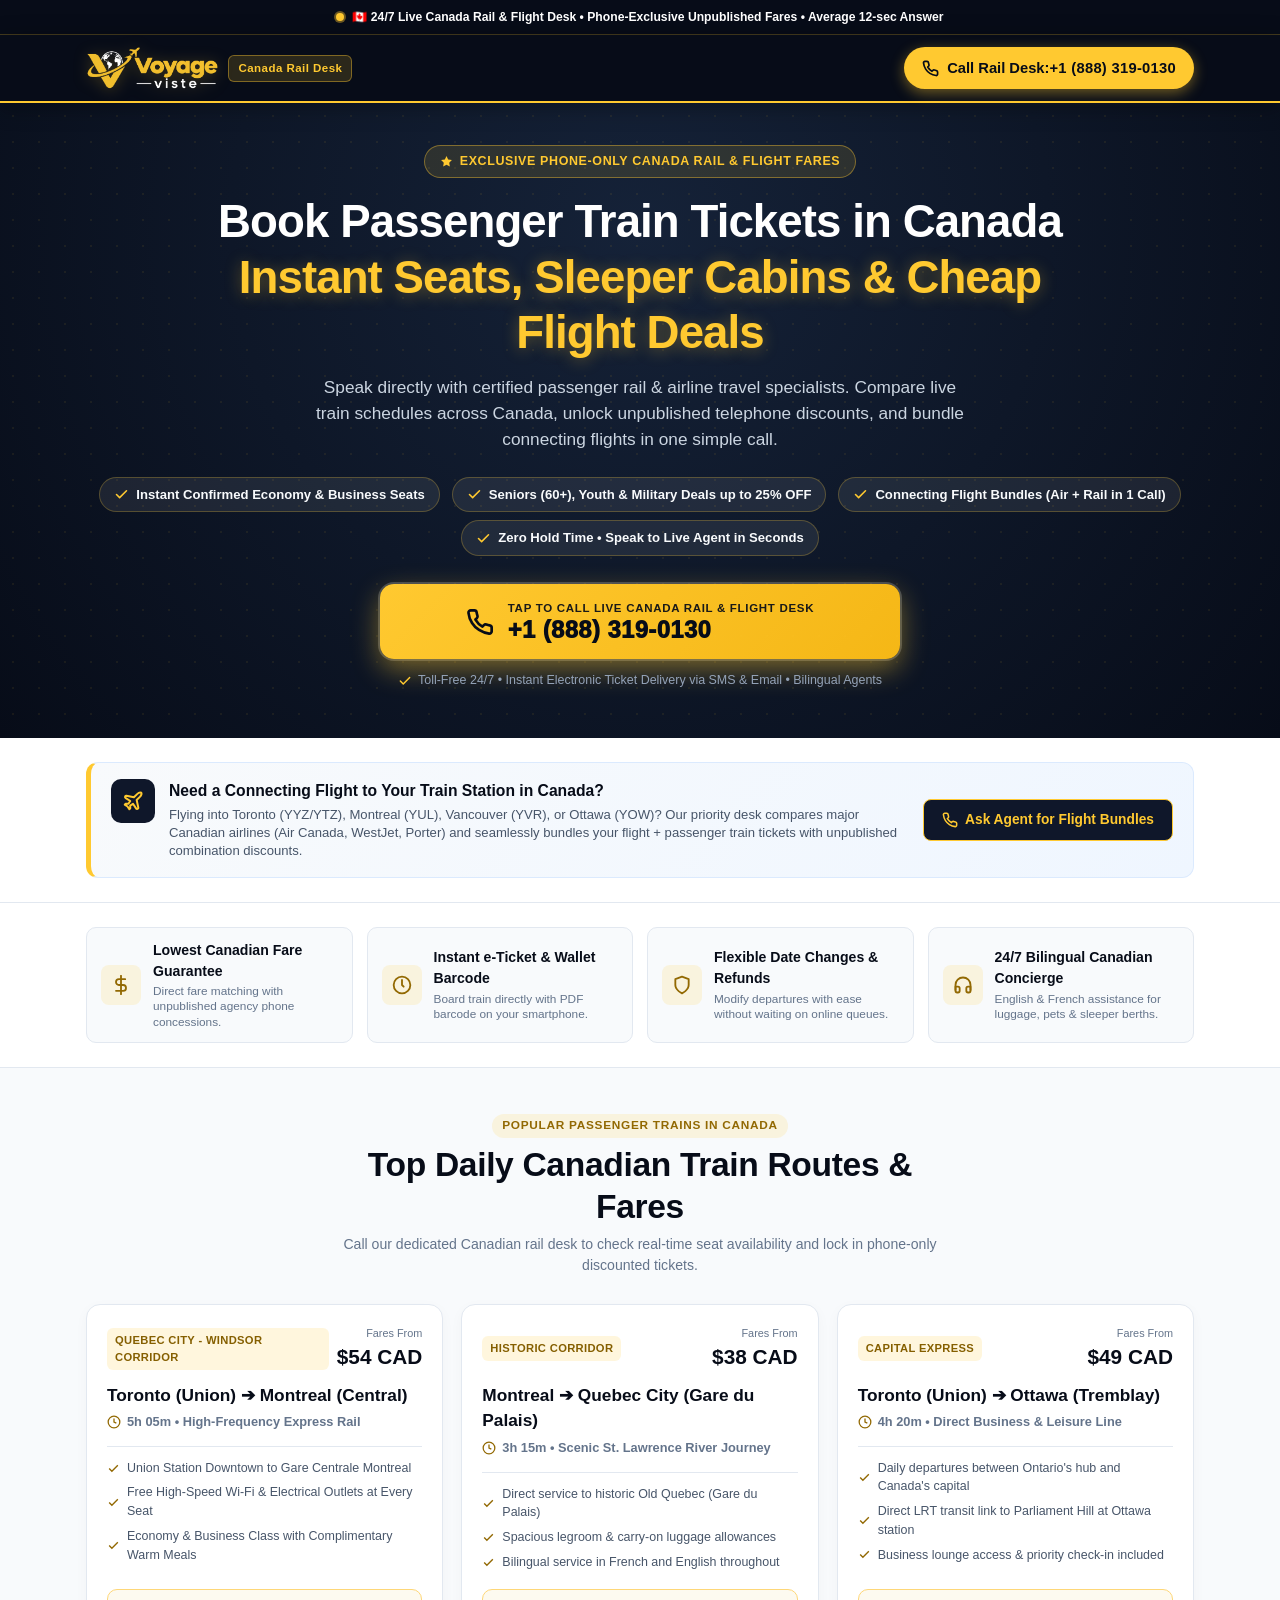
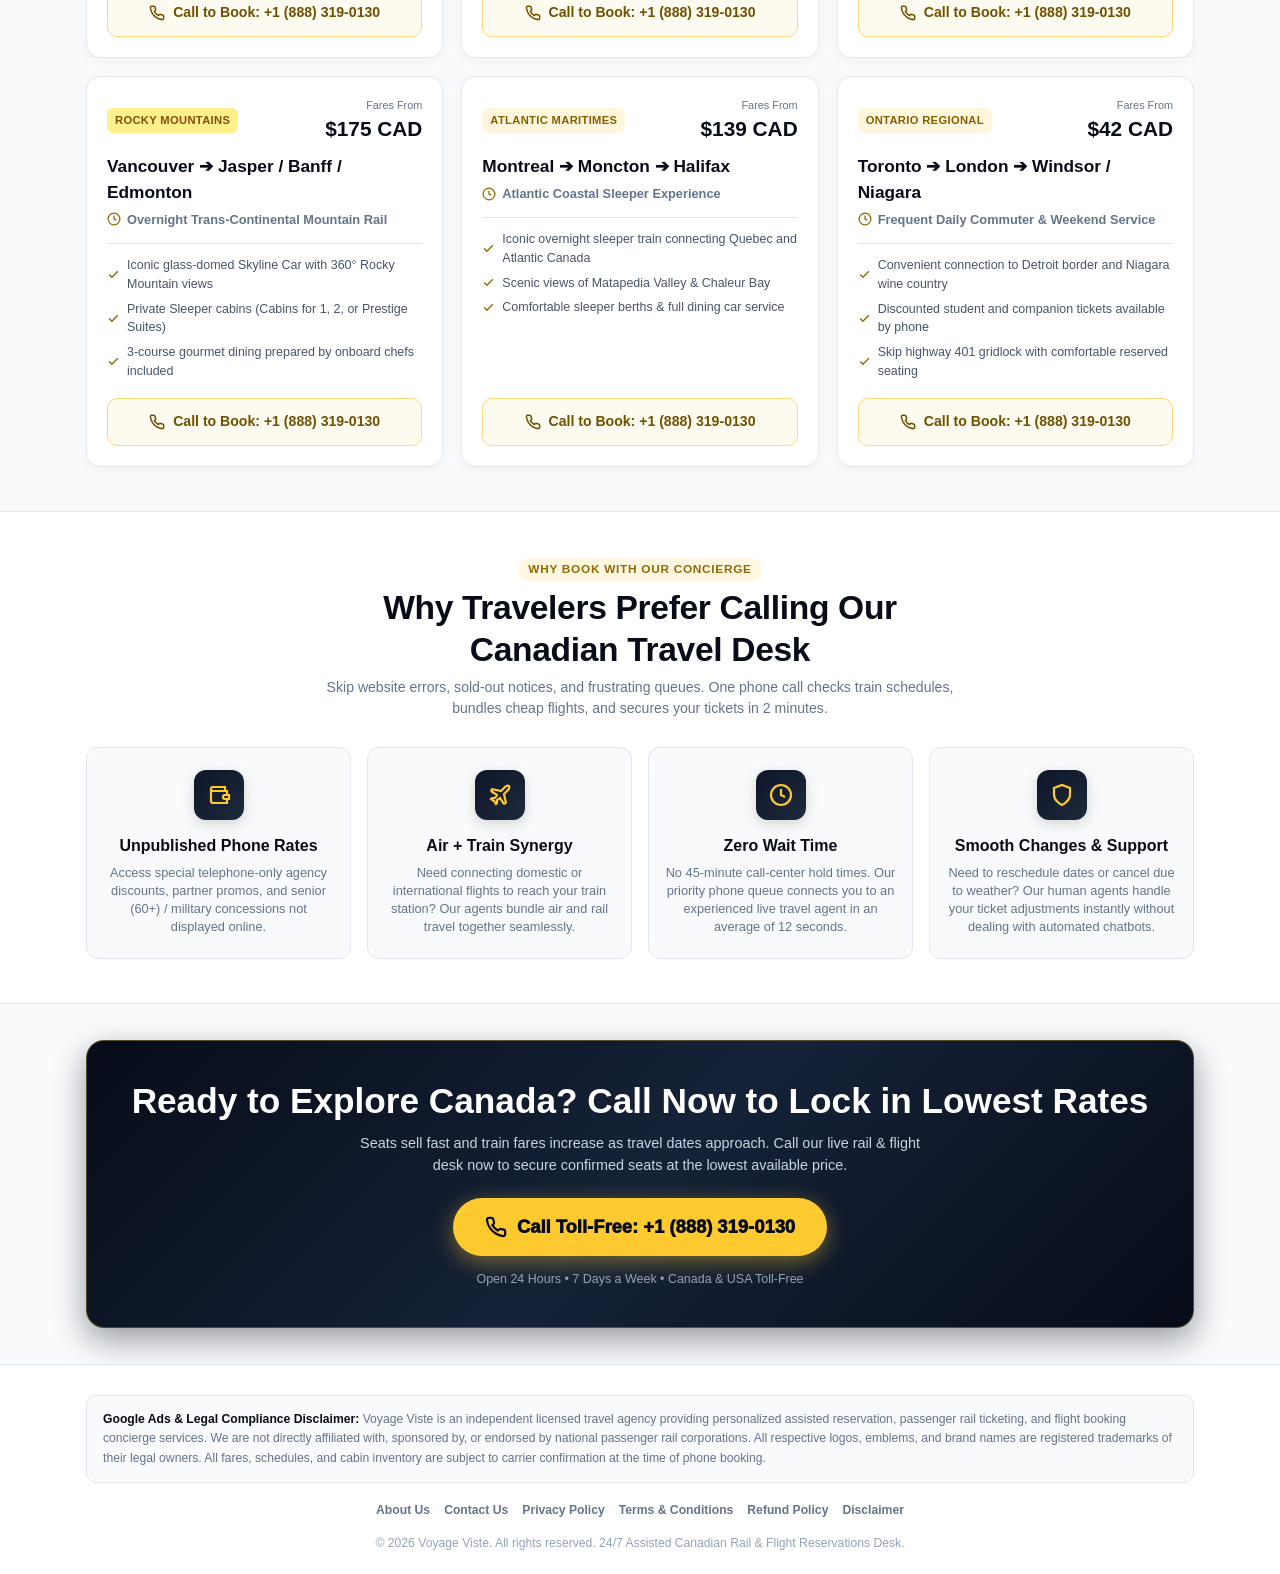
<file: trains-in-canada.html>
<!DOCTYPE html>
<html lang="en">
<head>
  <!-- Google tag (gtag.js) -->
<script async src="https://www.googletagmanager.com/gtag/js?id=AW-11520949598">
</script>
<script>
  window.dataLayer = window.dataLayer || [];
  function gtag(){dataLayer.push(arguments);}
  gtag('js', new Date());

  gtag('config', 'AW-11520949598');
</script>
  <meta charset="UTF-8">
  <meta name="viewport" content="width=device-width, initial-scale=1.0, maximum-scale=5.0">
  <title>Trains in Canada - Book Train Tickets Online | 24/7 Rail &amp; Flight Desk</title>
  <meta name="description" content="Book passenger train tickets in Canada online with instant seat &amp; sleeper confirmation. Call our 24/7 live desk for phone-exclusive discounts &amp; cheap connecting flights.">
  <meta name="robots" content="index, follow">

  <!-- OpenGraph -->
  <meta property="og:title" content="Trains in Canada - Book Train Tickets Online | 24/7 Live Desk">
  <meta property="og:description" content="Instant Canadian passenger train ticket reservations, Sleeper cabins &amp; connecting cheap flight bundles by phone.">
  <meta property="og:type" content="website">

  <!-- Favicon -->
  <link rel="icon" type="image/png" href="assets/images/logo-via.png">

  <!-- Stylesheet -->
  <link rel="stylesheet" href="css/viarail.css">
</head>
<body>

  <!-- ==========================================================================
       TOP LIVE TICKETING STRIP
       ========================================================================== -->
  <div class="top-notice-bar">
    <div class="top-notice-inner">
      <span class="notice-live-dot"></span>
      <span>🇨🇦 24/7 Live Canada Rail &amp; Flight Desk • Phone-Exclusive Unpublished Fares • Average 12-sec Answer</span>
    </div>
  </div>


  <!-- ==========================================================================
       HEADER (Brand Logo with #FFC930 Accent & Direct Call CTA Button Only)
       ========================================================================== -->
  <header class="via-header">
    <div class="via-container header-inner">
      <div class="header-brand">
        <a href="trains-in-canada.html" class="header-logo-link" aria-label="Voyage Viste Canada Rail">
          <img src="assets/images/logo-via.png" alt="Voyage Viste" class="header-logo-img">
          <span class="header-brand-tag">Canada Rail Desk</span>
        </a>
      </div>

      <div class="header-cta-group">
        <a href="tel:+18883190130" class="header-call-btn" id="header-call-cta" aria-label="Call Canada Rail Desk">
          <svg viewBox="0 0 24 24" fill="none" stroke="currentColor" stroke-width="2.4" stroke-linecap="round" stroke-linejoin="round">
            <path d="M22 16.92v3a2 2 0 0 1-2.18 2 19.79 19.79 0 0 1-8.63-3.07 19.5 19.5 0 0 1-6-6 19.79 19.79 0 0 1-3.07-8.67A2 2 0 0 1 4.11 2h3a2 2 0 0 1 2 1.72 12.84 12.84 0 0 0 .7 2.81 2 2 0 0 1-.45 2.11L8.09 9.91a16 16 0 0 0 6 6l1.27-1.27a2 2 0 0 1 2.11-.45 12.84 12.84 0 0 0 2.81.7A2 2 0 0 1 22 16.92z"/>
          </svg>
          <span class="header-call-text">
            <span class="header-call-desk">Call Rail Desk: </span>
            <span class="header-phone-num">+1 (888) 319-0130</span>
          </span>
        </a>
      </div>
    </div>
  </header>


  <!-- ==========================================================================
       HERO HOOK SECTION (The Main Conversion Engine with Flight + Rail Synergy)
       ========================================================================== -->
  <section class="via-hero">
    <div class="via-container">
      <div class="hero-pill-badge">
        <svg viewBox="0 0 24 24"><polygon points="12 2 15.09 8.26 22 9.27 17 14.14 18.18 21.02 12 17.77 5.82 21.02 7 14.14 2 9.27 8.91 8.26 12 2"/></svg>
        <span>Exclusive Phone-Only Canada Rail &amp; Flight Fares</span>
      </div>

      <h1 class="hero-title">
        Book Passenger Train Tickets in Canada<br class="hero-br-desktop">
        <span class="yellow-highlight">Instant Seats, Sleeper Cabins &amp; Cheap Flight Deals</span>
      </h1>

      <p class="hero-subtitle">
        Speak directly with certified passenger rail &amp; airline travel specialists. Compare live train schedules across Canada, unlock unpublished telephone discounts, and bundle connecting flights in one simple call.
      </p>

      <!-- 4 High-Converting Conversion Hooks -->
      <div class="hero-hooks-grid">
        <div class="hero-hook-item">
          <svg viewBox="0 0 24 24" fill="none" stroke="currentColor" stroke-width="2.5" stroke-linecap="round" stroke-linejoin="round"><polyline points="20 6 9 17 4 12"/></svg>
          <span>Instant Confirmed Economy &amp; Business Seats</span>
        </div>
        <div class="hero-hook-item">
          <svg viewBox="0 0 24 24" fill="none" stroke="currentColor" stroke-width="2.5" stroke-linecap="round" stroke-linejoin="round"><polyline points="20 6 9 17 4 12"/></svg>
          <span>Seniors (60+), Youth &amp; Military Deals up to 25% OFF</span>
        </div>
        <div class="hero-hook-item">
          <svg viewBox="0 0 24 24" fill="none" stroke="currentColor" stroke-width="2.5" stroke-linecap="round" stroke-linejoin="round"><polyline points="20 6 9 17 4 12"/></svg>
          <span>Connecting Flight Bundles (Air + Rail in 1 Call)</span>
        </div>
        <div class="hero-hook-item">
          <svg viewBox="0 0 24 24" fill="none" stroke="currentColor" stroke-width="2.5" stroke-linecap="round" stroke-linejoin="round"><polyline points="20 6 9 17 4 12"/></svg>
          <span>Zero Hold Time • Speak to Live Agent in Seconds</span>
        </div>
      </div>

      <!-- Main Giant Call CTA Button (#FFC930) -->
      <div class="hero-cta-box">
        <a href="tel:+18883190130" class="btn-hero-huge-call" id="hero-main-call-cta">
          <svg viewBox="0 0 24 24" fill="none" stroke="currentColor" stroke-width="2.3" stroke-linecap="round" stroke-linejoin="round">
            <path d="M22 16.92v3a2 2 0 0 1-2.18 2 19.79 19.79 0 0 1-8.63-3.07 19.5 19.5 0 0 1-6-6 19.79 19.79 0 0 1-3.07-8.67A2 2 0 0 1 4.11 2h3a2 2 0 0 1 2 1.72 12.84 12.84 0 0 0 .7 2.81 2 2 0 0 1-.45 2.11L8.09 9.91a16 16 0 0 0 6 6l1.27-1.27a2 2 0 0 1 2.11-.45 12.84 12.84 0 0 0 2.81.7A2 2 0 0 1 22 16.92z"/>
          </svg>
          <div class="call-texts">
            <span class="call-label">TAP TO CALL LIVE CANADA RAIL &amp; FLIGHT DESK</span>
            <span class="call-number">+1 (888) 319-0130</span>
          </div>
        </a>

        <div class="hero-cta-subnote">
          <svg viewBox="0 0 24 24" fill="none" stroke="currentColor" stroke-width="2.5" stroke-linecap="round" stroke-linejoin="round"><polyline points="20 6 9 17 4 12"/></svg>
          <span>Toll-Free 24/7 • Instant Electronic Ticket Delivery via SMS &amp; Email • Bilingual Agents</span>
        </div>
      </div>
    </div>
  </section>


  <!-- ==========================================================================
       CONNECTING FLIGHT + RAIL HOOK (Flight Travel Synergy)
       ========================================================================== -->
  <section class="air-rail-bridge-section">
    <div class="via-container">
      <div class="air-rail-card">
        <div class="air-rail-content">
          <div class="air-rail-icon">
            <svg viewBox="0 0 24 24" fill="none" stroke="currentColor" stroke-width="2.2" stroke-linecap="round" stroke-linejoin="round">
              <path d="M17.8 19.2 16 11l3.5-3.5C21 6 21.5 4 21 3c-1-.5-3 0-4.5 1.5L13 8 4.8 6.2c-.5-.1-.9.1-1.1.5l-.3.5c-.2.5-.1 1 .3 1.3L9 12l-2 3H4l-1 1 3 2 2 3 1-1v-3l3-2 3.5 5.3c.3.4.8.5 1.3.3l.5-.3c.4-.2.6-.6.5-1.1z"/>
            </svg>
          </div>
          <div class="air-rail-text">
            <h3>Need a Connecting Flight to Your Train Station in Canada?</h3>
            <p>Flying into Toronto (YYZ/YTZ), Montreal (YUL), Vancouver (YVR), or Ottawa (YOW)? Our priority desk compares major Canadian airlines (Air Canada, WestJet, Porter) and seamlessly bundles your flight + passenger train tickets with unpublished combination discounts.</p>
          </div>
        </div>
        <a href="tel:+18883190130" class="air-rail-btn">
          <svg viewBox="0 0 24 24" fill="none" stroke="currentColor" stroke-width="2.3" style="width: 16px; height: 16px;"><path d="M22 16.92v3a2 2 0 0 1-2.18 2 19.79 19.79 0 0 1-8.63-3.07 19.5 19.5 0 0 1-6-6 19.79 19.79 0 0 1-3.07-8.67A2 2 0 0 1 4.11 2h3a2 2 0 0 1 2 1.72 12.84 12.84 0 0 0 .7 2.81 2 2 0 0 1-.45 2.11L8.09 9.91a16 16 0 0 0 6 6l1.27-1.27a2 2 0 0 1 2.11-.45 12.84 12.84 0 0 0 2.81.7A2 2 0 0 1 22 16.92z"/></svg>
          <span>Ask Agent for Flight Bundles</span>
        </a>
      </div>
    </div>
  </section>


  <!-- ==========================================================================
       TRUST STRIP (Quality Score & Conversion Boosters)
       ========================================================================== -->
  <section class="trust-strip-section">
    <div class="via-container">
      <div class="trust-strip-grid">
        <div class="trust-strip-card">
          <div class="trust-strip-icon">
            <svg viewBox="0 0 24 24" fill="none" stroke="currentColor" stroke-width="2.2" stroke-linecap="round" stroke-linejoin="round"><line x1="12" y1="1" x2="12" y2="23"/><path d="M17 5H9.5a3.5 3.5 0 0 0 0 7h5a3.5 3.5 0 0 1 0 7H6"/></svg>
          </div>
          <div>
            <h4>Lowest Canadian Fare Guarantee</h4>
            <p>Direct fare matching with unpublished agency phone concessions.</p>
          </div>
        </div>

        <div class="trust-strip-card">
          <div class="trust-strip-icon">
            <svg viewBox="0 0 24 24" fill="none" stroke="currentColor" stroke-width="2.2" stroke-linecap="round" stroke-linejoin="round"><circle cx="12" cy="12" r="10"/><polyline points="12 6 12 12 14 14"/></svg>
          </div>
          <div>
            <h4>Instant e-Ticket &amp; Wallet Barcode</h4>
            <p>Board train directly with PDF barcode on your smartphone.</p>
          </div>
        </div>

        <div class="trust-strip-card">
          <div class="trust-strip-icon">
            <svg viewBox="0 0 24 24" fill="none" stroke="currentColor" stroke-width="2.2" stroke-linecap="round" stroke-linejoin="round"><path d="M12 22s8-4 8-10V5l-8-3-8 3v7c0 6 8 10 8 10z"/></svg>
          </div>
          <div>
            <h4>Flexible Date Changes &amp; Refunds</h4>
            <p>Modify departures with ease without waiting on online queues.</p>
          </div>
        </div>

        <div class="trust-strip-card">
          <div class="trust-strip-icon">
            <svg viewBox="0 0 24 24" fill="none" stroke="currentColor" stroke-width="2.2" stroke-linecap="round" stroke-linejoin="round"><path d="M3 18v-6a9 9 0 0 1 18 0v6"/><path d="M21 19a2 2 0 0 1-2 2h-1a2 2 0 0 1-2-2v-3a2 2 0 0 1 2-2h3zM3 19a2 2 0 0 0 2 2h1a2 2 0 0 0 2-2v-3a2 2 0 0 0-2-2H3z"/></svg>
          </div>
          <div>
            <h4>24/7 Bilingual Canadian Concierge</h4>
            <p>English &amp; French assistance for luggage, pets &amp; sleeper berths.</p>
          </div>
        </div>
      </div>
    </div>
  </section>


  <!-- ==========================================================================
       POPULAR TRAIN ROUTES IN CANADA (Generic Phrasing & High Conversion Cards)
       ========================================================================== -->
  <section class="routes-section">
    <div class="via-container">
      <div class="section-head-center">
        <span class="section-tag">POPULAR PASSENGER TRAINS IN CANADA</span>
        <h2>Top Daily Canadian Train Routes &amp; Fares</h2>
        <p>Call our dedicated Canadian rail desk to check real-time seat availability and lock in phone-only discounted tickets.</p>
      </div>

      <div class="routes-cards-grid">
        <!-- Card 1: Toronto to Montreal -->
        <div class="route-card">
          <div>
            <div class="route-top-row">
              <span class="route-service-chip">QUEBEC CITY - WINDSOR CORRIDOR</span>
              <div class="route-fare-badge">
                <small>Fares From</small>
                <strong>$54 CAD</strong>
              </div>
            </div>
            <h3 class="route-title">Toronto (Union) ➔ Montreal (Central)</h3>
            <div class="route-path">
              <svg viewBox="0 0 24 24" fill="none" stroke="currentColor" stroke-width="2.2"><circle cx="12" cy="12" r="10"/><polyline points="12 6 12 12 16 14"/></svg>
              <span>5h 05m • High-Frequency Express Rail</span>
            </div>
            <ul class="route-features-list">
              <li>
                <svg viewBox="0 0 24 24" fill="none" stroke="currentColor" stroke-width="2.5"><polyline points="20 6 9 17 4 12"/></svg>
                <span>Union Station Downtown to Gare Centrale Montreal</span>
              </li>
              <li>
                <svg viewBox="0 0 24 24" fill="none" stroke="currentColor" stroke-width="2.5"><polyline points="20 6 9 17 4 12"/></svg>
                <span>Free High-Speed Wi-Fi &amp; Electrical Outlets at Every Seat</span>
              </li>
              <li>
                <svg viewBox="0 0 24 24" fill="none" stroke="currentColor" stroke-width="2.5"><polyline points="20 6 9 17 4 12"/></svg>
                <span>Economy &amp; Business Class with Complimentary Warm Meals</span>
              </li>
            </ul>
          </div>
          <a href="tel:+18883190130" class="btn-route-call">
            <svg viewBox="0 0 24 24" fill="none" stroke="currentColor" stroke-width="2.3"><path d="M22 16.92v3a2 2 0 0 1-2.18 2 19.79 19.79 0 0 1-8.63-3.07 19.5 19.5 0 0 1-6-6 19.79 19.79 0 0 1-3.07-8.67A2 2 0 0 1 4.11 2h3a2 2 0 0 1 2 1.72 12.84 12.84 0 0 0 .7 2.81 2 2 0 0 1-.45 2.11L8.09 9.91a16 16 0 0 0 6 6l1.27-1.27a2 2 0 0 1 2.11-.45 12.84 12.84 0 0 0 2.81.7A2 2 0 0 1 22 16.92z"/></svg>
            <span>Call to Book: +1 (888) 319-0130</span>
          </a>
        </div>

        <!-- Card 2: Montreal to Quebec City -->
        <div class="route-card">
          <div>
            <div class="route-top-row">
              <span class="route-service-chip">HISTORIC CORRIDOR</span>
              <div class="route-fare-badge">
                <small>Fares From</small>
                <strong>$38 CAD</strong>
              </div>
            </div>
            <h3 class="route-title">Montreal ➔ Quebec City (Gare du Palais)</h3>
            <div class="route-path">
              <svg viewBox="0 0 24 24" fill="none" stroke="currentColor" stroke-width="2.2"><circle cx="12" cy="12" r="10"/><polyline points="12 6 12 12 16 14"/></svg>
              <span>3h 15m • Scenic St. Lawrence River Journey</span>
            </div>
            <ul class="route-features-list">
              <li>
                <svg viewBox="0 0 24 24" fill="none" stroke="currentColor" stroke-width="2.5"><polyline points="20 6 9 17 4 12"/></svg>
                <span>Direct service to historic Old Quebec (Gare du Palais)</span>
              </li>
              <li>
                <svg viewBox="0 0 24 24" fill="none" stroke="currentColor" stroke-width="2.5"><polyline points="20 6 9 17 4 12"/></svg>
                <span>Spacious legroom &amp; carry-on luggage allowances</span>
              </li>
              <li>
                <svg viewBox="0 0 24 24" fill="none" stroke="currentColor" stroke-width="2.5"><polyline points="20 6 9 17 4 12"/></svg>
                <span>Bilingual service in French and English throughout</span>
              </li>
            </ul>
          </div>
          <a href="tel:+18883190130" class="btn-route-call">
            <svg viewBox="0 0 24 24" fill="none" stroke="currentColor" stroke-width="2.3"><path d="M22 16.92v3a2 2 0 0 1-2.18 2 19.79 19.79 0 0 1-8.63-3.07 19.5 19.5 0 0 1-6-6 19.79 19.79 0 0 1-3.07-8.67A2 2 0 0 1 4.11 2h3a2 2 0 0 1 2 1.72 12.84 12.84 0 0 0 .7 2.81 2 2 0 0 1-.45 2.11L8.09 9.91a16 16 0 0 0 6 6l1.27-1.27a2 2 0 0 1 2.11-.45 12.84 12.84 0 0 0 2.81.7A2 2 0 0 1 22 16.92z"/></svg>
            <span>Call to Book: +1 (888) 319-0130</span>
          </a>
        </div>

        <!-- Card 3: Toronto to Ottawa -->
        <div class="route-card">
          <div>
            <div class="route-top-row">
              <span class="route-service-chip">CAPITAL EXPRESS</span>
              <div class="route-fare-badge">
                <small>Fares From</small>
                <strong>$49 CAD</strong>
              </div>
            </div>
            <h3 class="route-title">Toronto (Union) ➔ Ottawa (Tremblay)</h3>
            <div class="route-path">
              <svg viewBox="0 0 24 24" fill="none" stroke="currentColor" stroke-width="2.2"><circle cx="12" cy="12" r="10"/><polyline points="12 6 12 12 16 14"/></svg>
              <span>4h 20m • Direct Business &amp; Leisure Line</span>
            </div>
            <ul class="route-features-list">
              <li>
                <svg viewBox="0 0 24 24" fill="none" stroke="currentColor" stroke-width="2.5"><polyline points="20 6 9 17 4 12"/></svg>
                <span>Daily departures between Ontario's hub and Canada's capital</span>
              </li>
              <li>
                <svg viewBox="0 0 24 24" fill="none" stroke="currentColor" stroke-width="2.5"><polyline points="20 6 9 17 4 12"/></svg>
                <span>Direct LRT transit link to Parliament Hill at Ottawa station</span>
              </li>
              <li>
                <svg viewBox="0 0 24 24" fill="none" stroke="currentColor" stroke-width="2.5"><polyline points="20 6 9 17 4 12"/></svg>
                <span>Business lounge access &amp; priority check-in included</span>
              </li>
            </ul>
          </div>
          <a href="tel:+18883190130" class="btn-route-call">
            <svg viewBox="0 0 24 24" fill="none" stroke="currentColor" stroke-width="2.3"><path d="M22 16.92v3a2 2 0 0 1-2.18 2 19.79 19.79 0 0 1-8.63-3.07 19.5 19.5 0 0 1-6-6 19.79 19.79 0 0 1-3.07-8.67A2 2 0 0 1 4.11 2h3a2 2 0 0 1 2 1.72 12.84 12.84 0 0 0 .7 2.81 2 2 0 0 1-.45 2.11L8.09 9.91a16 16 0 0 0 6 6l1.27-1.27a2 2 0 0 1 2.11-.45 12.84 12.84 0 0 0 2.81.7A2 2 0 0 1 22 16.92z"/></svg>
            <span>Call to Book: +1 (888) 319-0130</span>
          </a>
        </div>

        <!-- Card 4: Vancouver to Jasper / Banff -->
        <div class="route-card">
          <div>
            <div class="route-top-row">
              <span class="route-service-chip" style="background: #fef08a; color: #854d0e;">ROCKY MOUNTAINS</span>
              <div class="route-fare-badge">
                <small>Fares From</small>
                <strong>$175 CAD</strong>
              </div>
            </div>
            <h3 class="route-title">Vancouver ➔ Jasper / Banff / Edmonton</h3>
            <div class="route-path">
              <svg viewBox="0 0 24 24" fill="none" stroke="currentColor" stroke-width="2.2"><circle cx="12" cy="12" r="10"/><polyline points="12 6 12 12 16 14"/></svg>
              <span>Overnight Trans-Continental Mountain Rail</span>
            </div>
            <ul class="route-features-list">
              <li>
                <svg viewBox="0 0 24 24" fill="none" stroke="currentColor" stroke-width="2.5"><polyline points="20 6 9 17 4 12"/></svg>
                <span>Iconic glass-domed Skyline Car with 360° Rocky Mountain views</span>
              </li>
              <li>
                <svg viewBox="0 0 24 24" fill="none" stroke="currentColor" stroke-width="2.5"><polyline points="20 6 9 17 4 12"/></svg>
                <span>Private Sleeper cabins (Cabins for 1, 2, or Prestige Suites)</span>
              </li>
              <li>
                <svg viewBox="0 0 24 24" fill="none" stroke="currentColor" stroke-width="2.5"><polyline points="20 6 9 17 4 12"/></svg>
                <span>3-course gourmet dining prepared by onboard chefs included</span>
              </li>
            </ul>
          </div>
          <a href="tel:+18883190130" class="btn-route-call">
            <svg viewBox="0 0 24 24" fill="none" stroke="currentColor" stroke-width="2.3"><path d="M22 16.92v3a2 2 0 0 1-2.18 2 19.79 19.79 0 0 1-8.63-3.07 19.5 19.5 0 0 1-6-6 19.79 19.79 0 0 1-3.07-8.67A2 2 0 0 1 4.11 2h3a2 2 0 0 1 2 1.72 12.84 12.84 0 0 0 .7 2.81 2 2 0 0 1-.45 2.11L8.09 9.91a16 16 0 0 0 6 6l1.27-1.27a2 2 0 0 1 2.11-.45 12.84 12.84 0 0 0 2.81.7A2 2 0 0 1 22 16.92z"/></svg>
            <span>Call to Book: +1 (888) 319-0130</span>
          </a>
        </div>

        <!-- Card 5: Montreal to Halifax -->
        <div class="route-card">
          <div>
            <div class="route-top-row">
              <span class="route-service-chip">ATLANTIC MARITIMES</span>
              <div class="route-fare-badge">
                <small>Fares From</small>
                <strong>$139 CAD</strong>
              </div>
            </div>
            <h3 class="route-title">Montreal ➔ Moncton ➔ Halifax</h3>
            <div class="route-path">
              <svg viewBox="0 0 24 24" fill="none" stroke="currentColor" stroke-width="2.2"><circle cx="12" cy="12" r="10"/><polyline points="12 6 12 12 16 14"/></svg>
              <span>Atlantic Coastal Sleeper Experience</span>
            </div>
            <ul class="route-features-list">
              <li>
                <svg viewBox="0 0 24 24" fill="none" stroke="currentColor" stroke-width="2.5"><polyline points="20 6 9 17 4 12"/></svg>
                <span>Iconic overnight sleeper train connecting Quebec and Atlantic Canada</span>
              </li>
              <li>
                <svg viewBox="0 0 24 24" fill="none" stroke="currentColor" stroke-width="2.5"><polyline points="20 6 9 17 4 12"/></svg>
                <span>Scenic views of Matapedia Valley &amp; Chaleur Bay</span>
              </li>
              <li>
                <svg viewBox="0 0 24 24" fill="none" stroke="currentColor" stroke-width="2.5"><polyline points="20 6 9 17 4 12"/></svg>
                <span>Comfortable sleeper berths &amp; full dining car service</span>
              </li>
            </ul>
          </div>
          <a href="tel:+18883190130" class="btn-route-call">
            <svg viewBox="0 0 24 24" fill="none" stroke="currentColor" stroke-width="2.3"><path d="M22 16.92v3a2 2 0 0 1-2.18 2 19.79 19.79 0 0 1-8.63-3.07 19.5 19.5 0 0 1-6-6 19.79 19.79 0 0 1-3.07-8.67A2 2 0 0 1 4.11 2h3a2 2 0 0 1 2 1.72 12.84 12.84 0 0 0 .7 2.81 2 2 0 0 1-.45 2.11L8.09 9.91a16 16 0 0 0 6 6l1.27-1.27a2 2 0 0 1 2.11-.45 12.84 12.84 0 0 0 2.81.7A2 2 0 0 1 22 16.92z"/></svg>
            <span>Call to Book: +1 (888) 319-0130</span>
          </a>
        </div>

        <!-- Card 6: Southwestern Ontario -->
        <div class="route-card">
          <div>
            <div class="route-top-row">
              <span class="route-service-chip">ONTARIO REGIONAL</span>
              <div class="route-fare-badge">
                <small>Fares From</small>
                <strong>$42 CAD</strong>
              </div>
            </div>
            <h3 class="route-title">Toronto ➔ London ➔ Windsor / Niagara</h3>
            <div class="route-path">
              <svg viewBox="0 0 24 24" fill="none" stroke="currentColor" stroke-width="2.2"><circle cx="12" cy="12" r="10"/><polyline points="12 6 12 12 16 14"/></svg>
              <span>Frequent Daily Commuter &amp; Weekend Service</span>
            </div>
            <ul class="route-features-list">
              <li>
                <svg viewBox="0 0 24 24" fill="none" stroke="currentColor" stroke-width="2.5"><polyline points="20 6 9 17 4 12"/></svg>
                <span>Convenient connection to Detroit border and Niagara wine country</span>
              </li>
              <li>
                <svg viewBox="0 0 24 24" fill="none" stroke="currentColor" stroke-width="2.5"><polyline points="20 6 9 17 4 12"/></svg>
                <span>Discounted student and companion tickets available by phone</span>
              </li>
              <li>
                <svg viewBox="0 0 24 24" fill="none" stroke="currentColor" stroke-width="2.5"><polyline points="20 6 9 17 4 12"/></svg>
                <span>Skip highway 401 gridlock with comfortable reserved seating</span>
              </li>
            </ul>
          </div>
          <a href="tel:+18883190130" class="btn-route-call">
            <svg viewBox="0 0 24 24" fill="none" stroke="currentColor" stroke-width="2.3"><path d="M22 16.92v3a2 2 0 0 1-2.18 2 19.79 19.79 0 0 1-8.63-3.07 19.5 19.5 0 0 1-6-6 19.79 19.79 0 0 1-3.07-8.67A2 2 0 0 1 4.11 2h3a2 2 0 0 1 2 1.72 12.84 12.84 0 0 0 .7 2.81 2 2 0 0 1-.45 2.11L8.09 9.91a16 16 0 0 0 6 6l1.27-1.27a2 2 0 0 1 2.11-.45 12.84 12.84 0 0 0 2.81.7A2 2 0 0 1 22 16.92z"/></svg>
            <span>Call to Book: +1 (888) 319-0130</span>
          </a>
        </div>
      </div>
    </div>
  </section>


  <!-- ==========================================================================
       WHY CALL OUR CONCIERGE (Core Selling Proposition / Hooks)
       ========================================================================== -->
  <section class="why-section">
    <div class="via-container">
      <div class="section-head-center">
        <span class="section-tag">WHY BOOK WITH OUR CONCIERGE</span>
        <h2>Why Travelers Prefer Calling Our Canadian Travel Desk</h2>
        <p>Skip website errors, sold-out notices, and frustrating queues. One phone call checks train schedules, bundles cheap flights, and secures your tickets in 2 minutes.</p>
      </div>

      <div class="why-grid">
        <div class="why-card">
          <div class="why-icon">
            <svg viewBox="0 0 24 24" fill="none" stroke="currentColor" stroke-width="2.2"><path d="M20 12V8H6a2 2 0 0 1-2-2c0-1.1.9-2 2-2h12v4"/><path d="M4 6v12c0 1.1.9 2 2 2h14v-4"/><path d="M18 12a2 2 0 0 0-2 2c0 1.1.9 2 2 2h4v-4h-4z"/></svg>
          </div>
          <h3>Unpublished Phone Rates</h3>
          <p>Access special telephone-only agency discounts, partner promos, and senior (60+) / military concessions not displayed online.</p>
        </div>

        <div class="why-card">
          <div class="why-icon">
            <svg viewBox="0 0 24 24" fill="none" stroke="currentColor" stroke-width="2.2"><path d="M17.8 19.2 16 11l3.5-3.5C21 6 21.5 4 21 3c-1-.5-3 0-4.5 1.5L13 8 4.8 6.2c-.5-.1-.9.1-1.1.5l-.3.5c-.2.5-.1 1 .3 1.3L9 12l-2 3H4l-1 1 3 2 2 3 1-1v-3l3-2 3.5 5.3c.3.4.8.5 1.3.3l.5-.3c.4-.2.6-.6.5-1.1z"/></svg>
          </div>
          <h3>Air + Train Synergy</h3>
          <p>Need connecting domestic or international flights to reach your train station? Our agents bundle air and rail travel together seamlessly.</p>
        </div>

        <div class="why-card">
          <div class="why-icon">
            <svg viewBox="0 0 24 24" fill="none" stroke="currentColor" stroke-width="2.2"><circle cx="12" cy="12" r="10"/><polyline points="12 6 12 12 16 14"/></svg>
          </div>
          <h3>Zero Wait Time</h3>
          <p>No 45-minute call-center hold times. Our priority phone queue connects you to an experienced live travel agent in an average of 12 seconds.</p>
        </div>

        <div class="why-card">
          <div class="why-icon">
            <svg viewBox="0 0 24 24" fill="none" stroke="currentColor" stroke-width="2.2"><path d="M12 22s8-4 8-10V5l-8-3-8 3v7c0 6 8 10 8 10z"/></svg>
          </div>
          <h3>Smooth Changes &amp; Support</h3>
          <p>Need to reschedule dates or cancel due to weather? Our human agents handle your ticket adjustments instantly without dealing with automated chatbots.</p>
        </div>
      </div>
    </div>
  </section>


  <!-- ==========================================================================
       BOTTOM URGENCY ACTION BANNER (#FFC930)
       ========================================================================== -->
  <section class="bottom-banner-section">
    <div class="via-container">
      <div class="bottom-cta-banner">
        <h2>Ready to Explore Canada? Call Now to Lock in Lowest Rates</h2>
        <p>Seats sell fast and train fares increase as travel dates approach. Call our live rail &amp; flight desk now to secure confirmed seats at the lowest available price.</p>
        
        <a href="tel:+18883190130" class="btn-bottom-call" id="bottom-banner-call-cta">
          <svg viewBox="0 0 24 24" fill="none" stroke="currentColor" stroke-width="2.4" stroke-linecap="round" stroke-linejoin="round">
            <path d="M22 16.92v3a2 2 0 0 1-2.18 2 19.79 19.79 0 0 1-8.63-3.07 19.5 19.5 0 0 1-6-6 19.79 19.79 0 0 1-3.07-8.67A2 2 0 0 1 4.11 2h3a2 2 0 0 1 2 1.72 12.84 12.84 0 0 0 .7 2.81 2 2 0 0 1-.45 2.11L8.09 9.91a16 16 0 0 0 6 6l1.27-1.27a2 2 0 0 1 2.11-.45 12.84 12.84 0 0 0 2.81.7A2 2 0 0 1 22 16.92z"/>
          </svg>
          <span>Call Toll-Free: +1 (888) 319-0130</span>
        </a>
        
        <div style="font-size: 0.78rem; color: #94a3b8; margin-top: 14px;">
          Open 24 Hours • 7 Days a Week • Canada &amp; USA Toll-Free
        </div>
      </div>
    </div>
  </section>


  <!-- ==========================================================================
       STICKY BOTTOM BAR (Mobile Traffic Google Ads Maximizer)
       ========================================================================== -->
  <div class="mobile-sticky-cta-bar">
    <a href="tel:+18883190130" class="btn-mobile-sticky-call" id="mobile-sticky-call-cta">
      <svg viewBox="0 0 24 24" fill="none" stroke="currentColor" stroke-width="2.4">
        <path d="M22 16.92v3a2 2 0 0 1-2.18 2 19.79 19.79 0 0 1-8.63-3.07 19.5 19.5 0 0 1-6-6 19.79 19.79 0 0 1-3.07-8.67A2 2 0 0 1 4.11 2h3a2 2 0 0 1 2 1.72 12.84 12.84 0 0 0 .7 2.81 2 2 0 0 1-.45 2.11L8.09 9.91a16 16 0 0 0 6 6l1.27-1.27a2 2 0 0 1 2.11-.45 12.84 12.84 0 0 0 2.81.7A2 2 0 0 1 22 16.92z"/>
      </svg>
      <span>Call Canada Rail Desk: +1 (888) 319-0130</span>
    </a>
  </div>


  <!-- ==========================================================================
       GOOGLE ADS COMPLIANCE FOOTER & DISCLAIMER
       ========================================================================== -->
  <footer class="via-footer">
    <div class="via-container">
      <div class="footer-disclaimer-box">
        <p>
          <strong>Google Ads &amp; Legal Compliance Disclaimer:</strong> Voyage Viste is an independent licensed travel agency providing personalized assisted reservation, passenger rail ticketing, and flight booking concierge services. We are not directly affiliated with, sponsored by, or endorsed by national passenger rail corporations. All respective logos, emblems, and brand names are registered trademarks of their legal owners. All fares, schedules, and cabin inventory are subject to carrier confirmation at the time of phone booking.
        </p>
      </div>

      <div class="footer-links-row">
        <a href="/about">About Us</a>
        <a href="/contact">Contact Us</a>
        <a href="/privacy-policy">Privacy Policy</a>
        <a href="/terms-and-conditions">Terms &amp; Conditions</a>
        <a href="/refund-policy">Refund Policy</a>
        <a href="/disclaimer">Disclaimer</a>
      </div>

      <p class="footer-copy">
        &copy; 2026 Voyage Viste. All rights reserved. 24/7 Assisted Canadian Rail &amp; Flight Reservations Desk.
      </p>
    </div>
  </footer>

</body>
</html>
</file>
<file: css/amtrak.css>
/* ==========================================================================
   VOYAGE VISTE - AMTRAK BOOKING ONLINE LANDING PAGE (Google Ads Campaign)
   Optimized for: 100% Zero Overflow, Responsive Hero, Header Logo + CTA Only,
                  Touch-Friendly Responsive CTAs, User-Friendly Copy
   ========================================================================== */

:root {
  --blue-primary: #0f62fe;
  --blue-hover: #0043ce;
  --blue-gradient: linear-gradient(135deg, #0f62fe 0%, #0043ce 100%);
  --blue-glow: rgba(15, 98, 254, 0.35);
  --navy-dark: #071938;
  --navy-card: #0c234b;
  --amber-gold: #f59e0b;
  --emerald-live: #10b981;
  --bg-light: #f8fafc;
  --bg-subtle: #f1f5f9;
  --border-light: #e2e8f0;
  --text-main: #0f172a;
  --text-muted: #64748b;
  --font-family: -apple-system, BlinkMacSystemFont, "Segoe UI", Roboto, Helvetica, Arial, sans-serif;
}

*, *::before, *::after {
  margin: 0;
  padding: 0;
  box-sizing: border-box;
}

html, body {
  width: 100%;
  max-width: 100%;
  overflow-x: hidden;
  font-family: var(--font-family);
  background-color: var(--bg-light);
  color: var(--text-main);
  line-height: 1.5;
  -webkit-font-smoothing: antialiased;
  padding-bottom: 76px; /* space for sticky mobile CTA */
}

@media (min-width: 769px) {
  html, body {
    padding-bottom: 0;
  }
}

a {
  text-decoration: none;
  color: inherit;
}

img {
  max-width: 100%;
  height: auto;
  display: block;
}

.amtrak-container {
  width: 100%;
  max-width: 1140px;
  margin: 0 auto;
  padding: 0 16px;
  box-sizing: border-box;
}

/* --------------------------------------------------------------------------
   TOP LIVE TICKETING STRIP
   -------------------------------------------------------------------------- */
.top-notice-bar {
  background: var(--navy-dark);
  color: #ffffff;
  font-size: 0.75rem;
  font-weight: 700;
  padding: 8px 12px;
  text-align: center;
  border-bottom: 1px solid rgba(255, 255, 255, 0.1);
  width: 100%;
  overflow: hidden;
}

.top-notice-inner {
  display: flex;
  align-items: center;
  justify-content: center;
  gap: 7px;
  max-width: 100%;
  word-break: break-word;
  flex-wrap: wrap;
}

.notice-live-dot {
  width: 7px;
  height: 7px;
  min-width: 7px;
  background: var(--emerald-live);
  border-radius: 50%;
  box-shadow: 0 0 0 2px rgba(16, 185, 129, 0.3);
  animation: pulseDot 1.6s infinite;
  flex-shrink: 0;
}

@keyframes pulseDot {
  0%, 100% { transform: scale(1); opacity: 1; }
  50% { transform: scale(1.3); opacity: 0.7; }
}

/* --------------------------------------------------------------------------
   HEADER (Only Logo on Left & CTA Button on Right)
   -------------------------------------------------------------------------- */
.amtrak-header {
  background: #ffffff;
  border-bottom: 1px solid var(--border-light);
  padding: 12px 0;
  position: sticky;
  top: 0;
  z-index: 100;
  box-shadow: 0 2px 8px rgba(0, 0, 0, 0.04);
  width: 100%;
  box-sizing: border-box;
}

.header-inner {
  display: flex;
  align-items: center;
  justify-content: space-between;
  gap: 10px;
}

.header-brand {
  display: flex;
  align-items: center;
  flex-shrink: 0;
}

.header-logo-link {
  display: flex;
  align-items: center;
}

.header-logo-img {
  height: 42px;
  max-height: 42px;
  width: auto;
  object-fit: contain;
  transition: height 0.2s ease;
}

.header-cta-group {
  display: flex;
  align-items: center;
  flex-shrink: 0;
}

.header-call-btn {
  display: inline-flex;
  align-items: center;
  justify-content: center;
  gap: 8px;
  background: var(--blue-gradient);
  color: #ffffff;
  padding: 9px 18px;
  border-radius: 9999px;
  font-weight: 800;
  font-size: 0.92rem;
  box-shadow: 0 4px 12px var(--blue-glow);
  transition: transform 0.2s ease, box-shadow 0.2s ease;
  white-space: nowrap;
  box-sizing: border-box;
  text-decoration: none;
}

.header-call-btn:hover {
  transform: translateY(-1px);
  box-shadow: 0 6px 16px rgba(15, 98, 254, 0.4);
}

.header-call-btn svg {
  width: 17px;
  height: 17px;
  flex-shrink: 0;
}

.header-call-text {
  display: inline-flex;
  align-items: center;
}

.header-call-desk {
  display: inline;
}

.header-phone-num {
  font-weight: 800;
  letter-spacing: 0.02em;
}

@media (max-width: 640px) {
  .amtrak-header {
    padding: 10px 0;
  }
  .header-logo-img {
    height: 36px;
    max-height: 36px;
  }
  .header-call-btn {
    padding: 8px 14px;
    font-size: 0.84rem;
    gap: 6px;
  }
  .header-call-btn svg {
    width: 15px;
    height: 15px;
  }
  .header-call-desk {
    display: none;
  }
}

@media (max-width: 380px) {
  .header-logo-img {
    height: 30px;
    max-height: 30px;
  }
  .header-call-btn {
    padding: 7px 11px;
    font-size: 0.78rem;
    gap: 5px;
  }
  .header-call-btn svg {
    width: 13px;
    height: 13px;
  }
}

/* --------------------------------------------------------------------------
   HERO HOOK SECTION (Responsive Typography & No Horizontal Scroll)
   -------------------------------------------------------------------------- */
.amtrak-hero {
  background: radial-gradient(circle at top, #0f2752 0%, #071938 100%);
  color: #ffffff;
  padding: 40px 0 46px;
  position: relative;
  overflow: hidden;
  text-align: center;
  width: 100%;
}

.amtrak-hero::before {
  content: '';
  position: absolute;
  top: 0;
  left: 0;
  right: 0;
  bottom: 0;
  background-image: radial-gradient(rgba(255, 255, 255, 0.05) 1px, transparent 1px);
  background-size: 24px 24px;
  pointer-events: none;
}

.hero-pill-badge {
  display: inline-flex;
  align-items: center;
  justify-content: center;
  gap: 6px;
  background: rgba(245, 158, 11, 0.15);
  border: 1px solid rgba(245, 158, 11, 0.35);
  color: #fbbf24;
  font-size: clamp(0.68rem, 2.4vw, 0.76rem);
  font-weight: 800;
  padding: 6px 14px;
  border-radius: 9999px;
  text-transform: uppercase;
  letter-spacing: 0.05em;
  margin-bottom: 16px;
  max-width: 95%;
  text-align: center;
}

.amtrak-hero h1,
.hero-title {
  font-size: clamp(1.4rem, 4.6vw, 2.75rem);
  font-weight: 900;
  line-height: 1.22;
  letter-spacing: -0.02em;
  max-width: 840px;
  margin: 0 auto 14px;
  word-break: normal;
  overflow-wrap: break-word;
  padding: 0 4px;
}

.amtrak-hero h1 span.gold-highlight,
.hero-title span.gold-highlight {
  color: var(--amber-gold);
  text-shadow: 0 2px 14px rgba(245, 158, 11, 0.3);
  display: inline;
}

.hero-br-desktop {
  display: inline;
}

@media (max-width: 768px) {
  .hero-br-desktop {
    display: none;
  }
}

.hero-subtitle {
  font-size: clamp(0.86rem, 2.4vw, 1.05rem);
  color: #cbd5e1;
  max-width: 640px;
  margin: 0 auto 22px;
  line-height: 1.5;
  word-break: normal;
  overflow-wrap: break-word;
  padding: 0 6px;
}

.hero-hooks-grid {
  display: flex;
  flex-wrap: wrap;
  align-items: center;
  justify-content: center;
  gap: 8px 12px;
  margin-bottom: 26px;
  width: 100%;
}

.hero-hook-item {
  display: inline-flex;
  align-items: center;
  gap: 7px;
  background: rgba(255, 255, 255, 0.08);
  border: 1px solid rgba(255, 255, 255, 0.13);
  padding: 7px 14px;
  border-radius: 9999px;
  font-size: 0.82rem;
  font-weight: 700;
  color: #f8fafc;
  max-width: 100%;
  text-align: left;
  box-sizing: border-box;
}

.hero-hook-item svg {
  width: 15px;
  height: 15px;
  min-width: 15px;
  color: var(--emerald-live);
  flex-shrink: 0;
}

@media (max-width: 520px) {
  .hero-hooks-grid {
    gap: 8px;
    flex-direction: column;
    align-items: center;
  }
  .hero-hook-item {
    font-size: 0.78rem;
    padding: 7px 14px;
    width: 100%;
    max-width: 320px;
    justify-content: center;
  }
}

/* --------------------------------------------------------------------------
   PRIMARY HERO CTA BUTTON (100% Mobile Responsive & Touch Friendly)
   -------------------------------------------------------------------------- */
.hero-cta-box {
  width: 100%;
  max-width: 520px;
  margin: 0 auto;
}

.btn-hero-huge-call {
  display: flex;
  align-items: center;
  justify-content: center;
  gap: 14px;
  background: linear-gradient(135deg, #2563eb 0%, #0f62fe 50%, #0043ce 100%);
  color: #ffffff;
  padding: 16px 24px;
  border-radius: 14px;
  font-weight: 900;
  box-shadow: 0 10px 26px rgba(15, 98, 254, 0.45), 0 0 0 2px rgba(255, 255, 255, 0.2);
  transition: all 0.2s ease;
  width: 100%;
  box-sizing: border-box;
}

.btn-hero-huge-call:hover {
  transform: translateY(-2px);
  box-shadow: 0 14px 32px rgba(15, 98, 254, 0.6);
}

.btn-hero-huge-call svg {
  width: 28px;
  height: 28px;
  flex-shrink: 0;
  animation: gentleShake 2s infinite ease-in-out;
}

@keyframes gentleShake {
  0%, 100% { transform: rotate(0); }
  10%, 30% { transform: rotate(-8deg); }
  20%, 40% { transform: rotate(8deg); }
}

.btn-hero-huge-call .call-texts {
  text-align: left;
}

.btn-hero-huge-call .call-label {
  font-size: 0.72rem;
  text-transform: uppercase;
  letter-spacing: 0.06em;
  opacity: 0.9;
  font-weight: 700;
  display: block;
}

.btn-hero-huge-call .call-number {
  font-size: clamp(1.2rem, 4vw, 1.48rem);
  font-weight: 900;
  line-height: 1.1;
  display: block;
  letter-spacing: 0.02em;
}

.hero-cta-subnote {
  font-size: 0.78rem;
  color: #94a3b8;
  margin-top: 12px;
  display: flex;
  align-items: center;
  justify-content: center;
  gap: 6px;
  flex-wrap: wrap;
}

.hero-cta-subnote svg {
  width: 14px;
  height: 14px;
  color: var(--emerald-live);
  flex-shrink: 0;
}

@media (max-width: 480px) {
  .btn-hero-huge-call {
    padding: 13px 14px;
    gap: 10px;
    border-radius: 12px;
  }
  .btn-hero-huge-call svg {
    width: 24px;
    height: 24px;
  }
  .btn-hero-huge-call .call-label {
    font-size: 0.66rem;
  }
  .btn-hero-huge-call .call-number {
    font-size: 1.2rem;
  }
}

/* --------------------------------------------------------------------------
   TRUST HIGHLIGHT STRIP
   -------------------------------------------------------------------------- */
.trust-strip-section {
  padding: 24px 0;
  background: #ffffff;
  border-bottom: 1px solid var(--border-light);
  width: 100%;
}

.trust-strip-grid {
  display: grid;
  grid-template-columns: repeat(auto-fit, minmax(220px, 1fr));
  gap: 14px;
  width: 100%;
}

.trust-strip-card {
  display: flex;
  align-items: center;
  gap: 12px;
  padding: 12px 14px;
  background: var(--bg-light);
  border-radius: 10px;
  border: 1px solid var(--border-light);
  box-sizing: border-box;
}

.trust-strip-icon {
  width: 40px;
  height: 40px;
  min-width: 40px;
  border-radius: 8px;
  background: #eff6ff;
  color: var(--blue-primary);
  display: flex;
  align-items: center;
  justify-content: center;
}

.trust-strip-icon svg {
  width: 20px;
  height: 20px;
}

.trust-strip-card h4 {
  font-size: 0.88rem;
  font-weight: 800;
  color: var(--navy-dark);
  margin-bottom: 2px;
}

.trust-strip-card p {
  font-size: 0.74rem;
  color: var(--text-muted);
  line-height: 1.3;
}

@media (max-width: 640px) {
  .trust-strip-grid {
    grid-template-columns: 1fr;
    gap: 10px;
  }
}

/* --------------------------------------------------------------------------
   POPULAR AMTRAK TRAIN ROUTES (No Horizontal Scroll on Mobile)
   -------------------------------------------------------------------------- */
.routes-section {
  padding: 44px 0;
  width: 100%;
}

.section-head-center {
  text-align: center;
  max-width: 640px;
  margin: 0 auto 28px;
  padding: 0 4px;
}

.section-tag {
  display: inline-block;
  color: var(--blue-primary);
  font-size: 0.74rem;
  font-weight: 800;
  text-transform: uppercase;
  letter-spacing: 0.06em;
  margin-bottom: 4px;
}

.section-head-center h2 {
  font-size: clamp(1.4rem, 4vw, 2.1rem);
  font-weight: 900;
  color: var(--navy-dark);
  letter-spacing: -0.01em;
  line-height: 1.25;
}

.section-head-center p {
  font-size: 0.88rem;
  color: var(--text-muted);
  margin-top: 6px;
}

.routes-cards-grid {
  display: grid;
  grid-template-columns: repeat(auto-fit, minmax(300px, 1fr));
  gap: 18px;
  width: 100%;
  box-sizing: border-box;
}

@media (max-width: 680px) {
  .routes-cards-grid {
    grid-template-columns: 1fr;
    gap: 14px;
  }
}

.route-card {
  background: #ffffff;
  border-radius: 14px;
  border: 1px solid var(--border-light);
  padding: 20px;
  box-shadow: 0 4px 14px rgba(0, 0, 0, 0.03);
  display: flex;
  flex-direction: column;
  justify-content: space-between;
  transition: transform 0.2s ease, border-color 0.2s ease;
  box-sizing: border-box;
  width: 100%;
}

.route-card:hover {
  transform: translateY(-2px);
  border-color: #bfdbfe;
}

.route-top-row {
  display: flex;
  align-items: center;
  justify-content: space-between;
  margin-bottom: 10px;
  gap: 8px;
}

.route-service-chip {
  background: #eff6ff;
  color: var(--blue-primary);
  font-size: 0.7rem;
  font-weight: 800;
  padding: 4px 8px;
  border-radius: 6px;
  letter-spacing: 0.03em;
}

.route-fare-badge {
  text-align: right;
  flex-shrink: 0;
}

.route-fare-badge small {
  font-size: 0.68rem;
  color: var(--text-muted);
  display: block;
}

.route-fare-badge strong {
  font-size: 1.3rem;
  font-weight: 900;
  color: var(--navy-dark);
}

.route-title {
  font-size: 1.08rem;
  font-weight: 800;
  color: var(--navy-dark);
  margin-bottom: 4px;
}

.route-path {
  display: flex;
  align-items: center;
  gap: 6px;
  font-size: 0.8rem;
  color: var(--text-muted);
  font-weight: 600;
  margin-bottom: 14px;
}

.route-path svg {
  width: 14px;
  height: 14px;
  color: var(--blue-primary);
  flex-shrink: 0;
}

.route-features-list {
  list-style: none;
  display: flex;
  flex-direction: column;
  gap: 6px;
  font-size: 0.78rem;
  color: #475569;
  margin-bottom: 18px;
  border-top: 1px solid var(--border-light);
  padding-top: 12px;
}

.route-features-list li {
  display: flex;
  align-items: center;
  gap: 7px;
}

.route-features-list li svg {
  width: 13px;
  height: 13px;
  color: var(--blue-primary);
  flex-shrink: 0;
}

.btn-route-call {
  display: flex;
  align-items: center;
  justify-content: center;
  gap: 8px;
  background: #eff6ff;
  color: var(--blue-primary);
  border: 1.5px solid #bfdbfe;
  padding: 12px 14px;
  border-radius: 10px;
  font-weight: 800;
  font-size: 0.88rem;
  transition: all 0.2s ease;
  width: 100%;
  box-sizing: border-box;
}

.btn-route-call:hover {
  background: var(--blue-primary);
  color: #ffffff;
  border-color: var(--blue-primary);
}

.btn-route-call svg {
  width: 16px;
  height: 16px;
  flex-shrink: 0;
}

/* --------------------------------------------------------------------------
   WHY CALL OUR AMTRAK DESK
   -------------------------------------------------------------------------- */
.why-section {
  padding: 44px 0;
  background: #ffffff;
  border-top: 1px solid var(--border-light);
  border-bottom: 1px solid var(--border-light);
  width: 100%;
}

.why-grid {
  display: grid;
  grid-template-columns: repeat(auto-fit, minmax(220px, 1fr));
  gap: 16px;
  width: 100%;
}

.why-card {
  text-align: center;
  padding: 22px 16px;
  border-radius: 12px;
  background: var(--bg-light);
  border: 1px solid var(--border-light);
  box-sizing: border-box;
}

.why-icon {
  width: 50px;
  height: 50px;
  margin: 0 auto 14px;
  border-radius: 12px;
  background: var(--blue-gradient);
  color: #ffffff;
  display: flex;
  align-items: center;
  justify-content: center;
  box-shadow: 0 4px 14px var(--blue-glow);
}

.why-icon svg {
  width: 24px;
  height: 24px;
}

.why-card h3 {
  font-size: 1rem;
  font-weight: 800;
  color: var(--navy-dark);
  margin-bottom: 6px;
}

.why-card p {
  font-size: 0.8rem;
  color: var(--text-muted);
  line-height: 1.4;
}

@media (max-width: 640px) {
  .why-grid {
    grid-template-columns: 1fr;
    gap: 12px;
  }
}

/* --------------------------------------------------------------------------
   BOTTOM CTA ACTION BANNER (Contained, Zero Overflow)
   -------------------------------------------------------------------------- */
.bottom-banner-section {
  padding: 34px 0;
  width: 100%;
}

.bottom-cta-banner {
  background: linear-gradient(135deg, #071938 0%, #0d2a60 50%, #071938 100%);
  color: #ffffff;
  padding: 38px 20px;
  text-align: center;
  border-radius: 18px;
  width: 100%;
  box-sizing: border-box;
  box-shadow: 0 12px 32px rgba(7, 25, 56, 0.3);
  border: 1px solid rgba(255, 255, 255, 0.1);
}

.bottom-cta-banner h2 {
  font-size: clamp(1.4rem, 4vw, 2.2rem);
  font-weight: 900;
  margin-bottom: 10px;
  line-height: 1.25;
}

.bottom-cta-banner p {
  font-size: 0.9rem;
  color: #cbd5e1;
  max-width: 580px;
  margin: 0 auto 22px;
  line-height: 1.5;
}

.btn-bottom-call {
  display: inline-flex;
  align-items: center;
  justify-content: center;
  gap: 10px;
  background: var(--amber-gold);
  color: var(--navy-dark);
  padding: 15px 30px;
  border-radius: 9999px;
  font-weight: 900;
  font-size: 1.15rem;
  box-shadow: 0 6px 20px rgba(245, 158, 11, 0.4);
  transition: all 0.2s ease;
  box-sizing: border-box;
  max-width: 100%;
}

.btn-bottom-call:hover {
  background: #fcd34d;
  transform: translateY(-2px);
}

.btn-bottom-call svg {
  width: 22px;
  height: 22px;
  flex-shrink: 0;
}

@media (max-width: 640px) {
  .bottom-cta-banner {
    padding: 28px 14px;
  }
  .btn-bottom-call {
    width: 100%;
    padding: 13px 16px;
    font-size: 1.02rem;
  }
}

/* --------------------------------------------------------------------------
   STICKY BOTTOM BAR (Mobile View Direct Tap-to-Call)
   -------------------------------------------------------------------------- */
.mobile-sticky-cta-bar {
  position: fixed;
  bottom: 0;
  left: 0;
  right: 0;
  background: #ffffff;
  padding: 10px 14px;
  border-top: 1px solid #cbd5e1;
  box-shadow: 0 -4px 18px rgba(0, 0, 0, 0.12);
  z-index: 999;
  display: none;
  box-sizing: border-box;
  width: 100%;
}

@media (max-width: 768px) {
  .mobile-sticky-cta-bar {
    display: block;
  }
}

.btn-mobile-sticky-call {
  display: flex;
  align-items: center;
  justify-content: center;
  gap: 10px;
  background: var(--blue-gradient);
  color: #ffffff;
  padding: 13px;
  border-radius: 12px;
  font-weight: 900;
  font-size: 1.02rem;
  box-shadow: 0 4px 14px var(--blue-glow);
  text-align: center;
  width: 100%;
  box-sizing: border-box;
}

.btn-mobile-sticky-call svg {
  width: 19px;
  height: 19px;
  flex-shrink: 0;
}

/* --------------------------------------------------------------------------
   FOOTER & GOOGLE ADS COMPLIANCE DISCLAIMER
   -------------------------------------------------------------------------- */
.amtrak-footer {
  background: #ffffff;
  border-top: 1px solid var(--border-light);
  padding: 30px 0 20px;
  font-size: 0.76rem;
  color: var(--text-muted);
  line-height: 1.6;
  width: 100%;
}

.footer-disclaimer-box {
  background: #f8fafc;
  border: 1px solid var(--border-light);
  border-radius: 10px;
  padding: 14px 16px;
  margin-bottom: 18px;
  box-sizing: border-box;
}

.footer-disclaimer-box strong {
  color: var(--navy-dark);
}

.footer-links-row {
  display: flex;
  flex-wrap: wrap;
  align-items: center;
  justify-content: center;
  gap: 14px;
  margin-bottom: 14px;
  font-weight: 600;
}

.footer-links-row a:hover {
  color: var(--blue-primary);
  text-decoration: underline;
}

.footer-copy {
  text-align: center;
  color: #94a3b8;
}
</file>
<file: css/auto-train.css>
/* ==========================================================================
   AUTO TRAIN SPECIALIZED DESIGN SYSTEM & ENHANCEMENTS
   Builds on top of amtrak.css for Auto Train vehicle booking & high-conversion
   ========================================================================== */

/* Vehicle Acceptance Grid */
.vehicles-section {
  padding: 64px 0;
  background: #ffffff;
  border-bottom: 1px solid var(--border-light);
}

.vehicles-grid {
  display: grid;
  grid-template-columns: repeat(auto-fit, minmax(260px, 1fr));
  gap: 20px;
  margin-top: 32px;
}

.vehicle-card {
  background: var(--bg-light);
  border: 1px solid var(--border-light);
  border-radius: 16px;
  padding: 24px;
  display: flex;
  flex-direction: column;
  justify-content: space-between;
  transition: transform 0.2s ease, box-shadow 0.2s ease;
}

.vehicle-card:hover {
  transform: translateY(-3px);
  box-shadow: 0 10px 25px -5px rgba(0, 0, 0, 0.08);
  border-color: #cbd5e1;
}

.vehicle-icon-box {
  width: 54px;
  height: 54px;
  border-radius: 14px;
  background: #e0f2fe;
  color: #0284c7;
  display: flex;
  align-items: center;
  justify-content: center;
  margin-bottom: 16px;
}

.vehicle-icon-box svg {
  width: 28px;
  height: 28px;
}

.vehicle-card h4 {
  font-size: 1.15rem;
  font-weight: 700;
  color: var(--navy-dark);
  margin-bottom: 8px;
}

.vehicle-card p {
  font-size: 0.88rem;
  color: var(--text-muted);
  line-height: 1.55;
  margin-bottom: 14px;
}

.vehicle-spec-pill {
  display: inline-flex;
  align-items: center;
  gap: 6px;
  background: #f1f5f9;
  border-radius: 6px;
  padding: 4px 10px;
  font-size: 0.76rem;
  font-weight: 600;
  color: #334155;
}

/* Timeline schedule cards */
.schedule-section {
  padding: 60px 0;
  background: var(--bg-subtle);
  border-bottom: 1px solid var(--border-light);
}

.schedule-grid {
  display: grid;
  grid-template-columns: repeat(auto-fit, minmax(320px, 1fr));
  gap: 24px;
  margin-top: 32px;
}

.terminal-card {
  background: #ffffff;
  border: 1px solid var(--border-light);
  border-radius: 18px;
  padding: 28px;
  box-shadow: 0 4px 15px rgba(0, 0, 0, 0.04);
}

.terminal-header {
  display: flex;
  align-items: center;
  justify-content: space-between;
  padding-bottom: 16px;
  margin-bottom: 18px;
  border-bottom: 1px solid var(--border-light);
}

.terminal-tag {
  background: #e0f2fe;
  color: #0369a1;
  font-size: 0.74rem;
  font-weight: 700;
  text-transform: uppercase;
  letter-spacing: 0.5px;
  padding: 4px 10px;
  border-radius: 6px;
}

.terminal-title {
  font-size: 1.25rem;
  font-weight: 800;
  color: var(--navy-dark);
}

.terminal-address {
  font-size: 0.85rem;
  color: var(--text-muted);
  margin-top: 3px;
}

.timeline-list {
  display: flex;
  flex-direction: column;
  gap: 16px;
}

.timeline-step {
  display: flex;
  gap: 14px;
}

.timeline-time-badge {
  background: var(--navy-dark);
  color: #ffffff;
  font-size: 0.78rem;
  font-weight: 700;
  padding: 5px 10px;
  border-radius: 8px;
  white-space: nowrap;
  height: fit-content;
  min-width: 75px;
  text-align: center;
}

.timeline-text strong {
  display: block;
  font-size: 0.92rem;
  color: var(--navy-dark);
  margin-bottom: 2px;
}

.timeline-text span {
  font-size: 0.83rem;
  color: var(--text-muted);
  line-height: 1.4;
  display: block;
}

/* Comparison Table */
.comparison-section {
  padding: 64px 0;
  background: #ffffff;
  border-bottom: 1px solid var(--border-light);
}

.comparison-table-wrap {
  margin-top: 32px;
  overflow-x: auto;
  border-radius: 16px;
  border: 1px solid var(--border-light);
  box-shadow: 0 4px 20px rgba(0, 0, 0, 0.03);
}

.comparison-table {
  width: 100%;
  border-collapse: collapse;
  min-width: 650px;
  font-size: 0.9rem;
  text-align: left;
}

.comparison-table th, .comparison-table td {
  padding: 16px 20px;
  border-bottom: 1px solid var(--border-light);
}

.comparison-table thead th {
  background: #071938;
  color: #ffffff;
  font-weight: 700;
  font-size: 0.92rem;
}

.comparison-table thead th.highlight-col {
  background: #0f62fe;
  color: #ffffff;
  font-size: 1.02rem;
}

.comparison-table tbody tr:hover {
  background: #f8fafc;
}

.comparison-table td.highlight-col {
  background: #f0f7ff;
  font-weight: 700;
  color: #0369a1;
}

/* Accommodations Section */
.accommodations-section {
  padding: 64px 0;
  background: var(--bg-light);
  border-bottom: 1px solid var(--border-light);
}

.accommodations-grid {
  display: grid;
  grid-template-columns: repeat(auto-fit, minmax(260px, 1fr));
  gap: 20px;
  margin-top: 32px;
}

.acc-card {
  background: #ffffff;
  border: 1px solid var(--border-light);
  border-radius: 16px;
  padding: 24px;
  display: flex;
  flex-direction: column;
  justify-content: space-between;
}

.acc-card.featured {
  border: 2px solid var(--blue-primary);
  position: relative;
  box-shadow: 0 10px 25px -5px rgba(15, 98, 254, 0.15);
}

.acc-badge {
  position: absolute;
  top: -12px;
  right: 20px;
  background: var(--blue-primary);
  color: #ffffff;
  font-size: 0.7rem;
  font-weight: 800;
  letter-spacing: 0.5px;
  text-transform: uppercase;
  padding: 3px 10px;
  border-radius: 12px;
}

.acc-title {
  font-size: 1.2rem;
  font-weight: 800;
  color: var(--navy-dark);
  margin-bottom: 6px;
}

.acc-capacity {
  display: inline-flex;
  align-items: center;
  gap: 6px;
  font-size: 0.78rem;
  font-weight: 700;
  color: #0284c7;
  background: #e0f2fe;
  padding: 3px 8px;
  border-radius: 6px;
  margin-bottom: 14px;
}

.acc-features {
  list-style: none;
  display: flex;
  flex-direction: column;
  gap: 10px;
  margin: 16px 0 20px;
}

.acc-features li {
  display: flex;
  align-items: flex-start;
  gap: 8px;
  font-size: 0.84rem;
  color: #334155;
  line-height: 1.45;
}

.acc-features li svg {
  width: 16px;
  height: 16px;
  color: var(--emerald-live);
  flex-shrink: 0;
  margin-top: 2px;
}

/* FAQ Section */
.faq-section {
  padding: 64px 0;
  background: #ffffff;
  border-bottom: 1px solid var(--border-light);
}

.faq-grid {
  display: grid;
  grid-template-columns: repeat(auto-fit, minmax(320px, 1fr));
  gap: 20px;
  margin-top: 32px;
}

.faq-item {
  background: var(--bg-light);
  border: 1px solid var(--border-light);
  border-radius: 14px;
  padding: 22px;
}

.faq-item h4 {
  font-size: 1rem;
  font-weight: 700;
  color: var(--navy-dark);
  margin-bottom: 8px;
  display: flex;
  align-items: center;
  gap: 8px;
}

.faq-item p {
  font-size: 0.86rem;
  color: var(--text-muted);
  line-height: 1.6;
}

/* Hero visual frame */
.auto-hero-banner-wrap {
  margin-top: 36px;
  border-radius: 20px;
  overflow: hidden;
  position: relative;
  box-shadow: 0 20px 40px -10px rgba(0, 0, 0, 0.25);
  border: 1px solid rgba(255, 255, 255, 0.15);
}

.auto-hero-img {
  width: 100%;
  height: auto;
  max-height: 480px;
  object-fit: cover;
  display: block;
}

.auto-hero-overlay {
  position: absolute;
  bottom: 0;
  left: 0;
  right: 0;
  background: linear-gradient(to top, rgba(7, 25, 56, 0.9) 0%, rgba(7, 25, 56, 0.4) 60%, transparent 100%);
  padding: 24px 28px;
  display: flex;
  justify-content: space-between;
  align-items: flex-end;
  flex-wrap: wrap;
  gap: 14px;
}

.auto-route-badge {
  display: inline-flex;
  align-items: center;
  gap: 8px;
  background: rgba(255, 255, 255, 0.2);
  backdrop-filter: blur(10px);
  padding: 6px 14px;
  border-radius: 30px;
  color: #ffffff;
  font-size: 0.82rem;
  font-weight: 700;
  border: 1px solid rgba(255, 255, 255, 0.3);
}

@media (max-width: 768px) {
  .auto-hero-overlay {
    padding: 16px;
  }
  .vehicles-section, .schedule-section, .comparison-section, .accommodations-section, .faq-section {
    padding: 44px 0;
  }
}
</file>
<file: styles.css>
/* ==========================================================================
   ROCKY MOUNTAINEER PROFESSIONAL LANDING PAGE STYLESHEET
   Typography: Clean, Modern Sans-Serif (Plus Jakarta Sans & Inter - No Fancy Fonts)
   Layout: Pure Landing Page, Header with only Logo & CTAs, No Forms/Popups
   Focus: High-Impact Call Now, Reservation Desk & Help Desk Actions
   ========================================================================== */

/* --------------------------------------------------------------------------
   1. DESIGN TOKENS & SYSTEM VARIABLES
   -------------------------------------------------------------------------- */
:root {
  /* Brand Palette */
  --pine-950: #05140d;
  --pine-900: #0a1e16;
  --pine-850: #0f2b20;
  --pine-800: #14382a;
  --pine-700: #1c4d3a;
  --pine-600: #25644c;
  --pine-100: #eaf3ee;
  --pine-50:  #f4f8f6;

  /* Luxury Gold Accents */
  --gold-500: #c59b27;
  --gold-400: #d8af3a;
  --gold-300: #e9c864;
  --gold-gradient: linear-gradient(135deg, #e4c468 0%, #c59b27 100%);
  --gold-glow: 0 4px 20px rgba(197, 155, 39, 0.35);

  /* Call Now Vibrant Accent (Attention-grabbing) */
  --call-red: #c92a2a;
  --call-red-hover: #b02121;
  --call-glow: 0 6px 20px rgba(201, 42, 42, 0.4);
  --live-green: #10b981;

  /* Neutrals */
  --surface-white: #ffffff;
  --surface-offwhite: #f8faf9;
  --surface-card: #ffffff;
  --border-light: #e2ece6;
  --border-dark: rgba(216, 175, 58, 0.3);

  /* Typography Colors */
  --text-dark: #12211a;
  --text-muted: #52635a;
  --text-light: #ffffff;

  /* Professional, Simple Modern Sans-Serif Fonts (No Fancy Fonts) */
  --font-family: 'Plus Jakarta Sans', 'Inter', -apple-system, BlinkMacSystemFont, 'Segoe UI', Roboto, sans-serif;

  /* Shadows & Radii */
  --shadow-sm: 0 2px 8px rgba(0, 0, 0, 0.06);
  --shadow-md: 0 6px 20px rgba(0, 0, 0, 0.08);
  --shadow-lg: 0 12px 36px rgba(0, 0, 0, 0.12);
  --shadow-luxury: 0 16px 45px rgba(5, 20, 13, 0.28);

  --radius-sm: 6px;
  --radius-md: 10px;
  --radius-lg: 16px;
  --radius-full: 9999px;
  --transition: all 0.25s ease-in-out;
  --container-max: 1220px;
}

/* --------------------------------------------------------------------------
   2. GLOBAL RESETS & BASE
   -------------------------------------------------------------------------- */
*, *::before, *::after {
  box-sizing: border-box;
  margin: 0;
  padding: 0;
}

html {
  font-family: var(--font-family);
  font-size: 16px;
  color: var(--text-dark);
  background-color: var(--surface-offwhite);
  scroll-behavior: smooth;
  -webkit-font-smoothing: antialiased;
  -moz-osx-font-smoothing: grayscale;
  overflow-x: hidden;
  max-width: 100vw;
}

body {
  overflow-x: hidden;
  max-width: 100vw;
  width: 100%;
  line-height: 1.6;
  background-color: var(--surface-offwhite);
  padding-bottom: 74px; /* Space for mobile sticky action dock */
}

@media (min-width: 992px) {
  body {
    padding-bottom: 0;
  }
}

img {
  max-width: 100%;
  height: auto;
  display: block;
}

a {
  color: inherit;
  text-decoration: none;
  transition: var(--transition);
}

button {
  cursor: pointer;
  border: none;
  background: none;
  font-family: inherit;
}

.container {
  width: 100%;
  max-width: var(--container-max);
  margin-left: auto;
  margin-right: auto;
  padding-left: 20px;
  padding-right: 20px;
  box-sizing: border-box;
}

.text-center {
  text-align: center;
}

/* --------------------------------------------------------------------------
   3. SECTION HEADERS & UTILITIES
   -------------------------------------------------------------------------- */
.section {
  padding: 80px 0;
  position: relative;
}

@media (max-width: 768px) {
  .section {
    padding: 55px 0;
  }
}

.section-header {
  max-width: 780px;
  margin: 0 auto 48px auto;
}

.section-tag {
  display: inline-block;
  font-size: 0.78rem;
  font-weight: 700;
  letter-spacing: 1.5px;
  color: var(--gold-500);
  text-transform: uppercase;
  margin-bottom: 10px;
}

.section-title {
  font-size: clamp(1.85rem, 3.5vw, 2.6rem);
  font-weight: 800;
  line-height: 1.25;
  color: var(--pine-900);
  margin-bottom: 14px;
  letter-spacing: -0.5px;
}

.section-lead {
  font-size: 1.05rem;
  color: var(--text-muted);
  line-height: 1.6;
  margin-bottom: 10px;
}

/* --------------------------------------------------------------------------
   4. BUTTONS & CTA STYLES
   -------------------------------------------------------------------------- */
.btn {
  display: inline-flex;
  align-items: center;
  justify-content: center;
  gap: 8px;
  padding: 13px 24px;
  border-radius: var(--radius-sm);
  font-weight: 700;
  font-size: 0.95rem;
  transition: var(--transition);
  text-align: center;
  box-sizing: border-box;
}

.btn-primary {
  background: var(--pine-850);
  color: #ffffff;
  border: 1.5px solid var(--pine-700);
  box-shadow: var(--shadow-sm);
}

.btn-primary:hover {
  background: var(--pine-700);
  transform: translateY(-2px);
  box-shadow: var(--shadow-md);
  color: #ffffff;
}

.btn-primary .arrow-icon {
  width: 16px;
  height: 16px;
  transition: transform 0.2s ease;
}

.btn-primary:hover .arrow-icon {
  transform: translateX(3px);
}

.btn-call-cta {
  background: var(--call-red);
  color: #ffffff;
  box-shadow: var(--call-glow);
}

.btn-call-cta svg {
  width: 18px;
  height: 18px;
}

.btn-call-cta:hover {
  background: var(--call-red-hover);
  transform: translateY(-2px);
  box-shadow: 0 8px 24px rgba(201, 42, 42, 0.55);
}

.btn-outline-call {
  border: 1.5px solid var(--call-red);
  color: var(--call-red);
  background: #fff6f6;
}

.btn-outline-call .btn-svg {
  width: 17px;
  height: 17px;
}

.btn-outline-call:hover {
  background: var(--call-red);
  color: #ffffff;
  transform: translateY(-2px);
}

.btn-block {
  width: 100%;
}

.btn-lg {
  padding: 16px 30px;
  font-size: 1.05rem;
}

/* --------------------------------------------------------------------------
   5. TOP DESK BAR
   -------------------------------------------------------------------------- */
.top-desk-bar {
  background: var(--pine-950);
  color: #ffffff;
  border-bottom: 1px solid rgba(216, 175, 58, 0.2);
  padding: 8px 0;
  font-size: 0.85rem;
}

.top-desk-inner {
  display: flex;
  align-items: center;
  justify-content: space-between;
  gap: 15px;
}

.desk-status {
  display: flex;
  align-items: center;
  gap: 8px;
}

.live-dot {
  width: 8px;
  height: 8px;
  background-color: var(--live-green);
  border-radius: 50%;
  box-shadow: 0 0 8px var(--live-green);
  animation: livePulse 1.6s infinite;
}

@keyframes livePulse {
  0% { transform: scale(0.95); opacity: 0.8; }
  50% { transform: scale(1.15); opacity: 1; }
  100% { transform: scale(0.95); opacity: 0.8; }
}

.desk-quick-call .top-call-link {
  display: inline-flex;
  align-items: center;
  gap: 6px;
  color: var(--gold-300);
  font-weight: 600;
}

.top-call-link .icon-phone {
  width: 15px;
  height: 15px;
  color: #ff6b6b;
}

.top-call-link:hover {
  color: #ffffff;
  text-decoration: underline;
}

@media (max-width: 768px) {
  .top-desk-bar {
    display: none;
  }
}

/* --------------------------------------------------------------------------
   6. SITE HEADER: ONLY LOGO AND CTAs
   -------------------------------------------------------------------------- */
.site-header {
  background: var(--pine-900);
  border-bottom: 1px solid rgba(216, 175, 58, 0.25);
  position: sticky;
  top: 0;
  z-index: 100;
  box-shadow: 0 4px 15px rgba(0, 0, 0, 0.2);
}

.header-inner {
  display: flex;
  align-items: center;
  justify-content: space-between;
  height: 78px;
  gap: 16px;
}

/* Logo */
.brand-logo {
  display: flex;
  align-items: center;
  flex-shrink: 0;
  text-decoration: none;
}

.site-logo-img {
  height: 48px;
  width: auto;
  max-width: 210px;
  object-fit: contain;
  display: block;
  transition: transform 0.25s ease, filter 0.25s ease;
}

.brand-logo:hover .site-logo-img {
  transform: translateY(-1px);
  filter: drop-shadow(0 2px 10px rgba(216, 175, 58, 0.45));
}

.footer-brand-logo {
  display: inline-block;
  margin-bottom: 18px;
}

.footer-logo-img {
  height: 44px;
  width: auto;
  max-width: 200px;
  object-fit: contain;
  display: block;
  filter: brightness(1.05);
  transition: transform 0.25s ease;
}

.footer-brand-logo:hover .footer-logo-img {
  transform: translateY(-1px);
}

/* Header CTAs */
.header-cta-group {
  display: flex;
  align-items: center;
  gap: 12px;
  flex-wrap: nowrap;
}

.header-desk-btn {
  display: flex;
  align-items: center;
  gap: 10px;
  padding: 8px 16px;
  border-radius: var(--radius-sm);
  background: rgba(255, 255, 255, 0.08);
  border: 1px solid rgba(255, 255, 255, 0.2);
  color: #ffffff;
  transition: var(--transition);
}

.header-desk-btn .cta-icon {
  width: 18px;
  height: 18px;
  color: var(--gold-300);
  flex-shrink: 0;
}

.btn-text-wrap {
  display: flex;
  flex-direction: column;
  text-align: left;
}

.btn-sub {
  font-size: 0.68rem;
  font-weight: 600;
  color: #b5cdc2;
  line-height: 1;
}

.btn-main {
  font-size: 0.92rem;
  font-weight: 700;
  color: #ffffff;
  line-height: 1.2;
}

.header-desk-btn:hover {
  background: rgba(255, 255, 255, 0.16);
  border-color: var(--gold-400);
  transform: translateY(-1px);
}

.res-desk-btn {
  border-color: rgba(216, 175, 58, 0.4);
  background: rgba(216, 175, 58, 0.1);
}

.res-desk-btn .btn-main {
  color: var(--gold-300);
}

.header-call-btn {
  display: flex;
  align-items: center;
  gap: 12px;
  padding: 8px 18px;
  border-radius: var(--radius-sm);
  background: var(--call-red);
  color: #ffffff;
  box-shadow: var(--call-glow);
  transition: var(--transition);
}

.call-pulse-ring {
  width: 30px;
  height: 30px;
  background: rgba(255, 255, 255, 0.22);
  border-radius: 50%;
  display: flex;
  align-items: center;
  justify-content: center;
  animation: phoneJiggle 2.5s infinite;
}

.header-call-btn .cta-icon {
  width: 16px;
  height: 16px;
}

@keyframes phoneJiggle {
  0%, 100% { transform: rotate(0deg); }
  10%, 30% { transform: rotate(-12deg); }
  20%, 40% { transform: rotate(12deg); }
  50% { transform: rotate(0deg); }
}

.header-call-btn .btn-sub {
  color: #ffd2d2;
}

.header-call-btn .btn-main {
  font-size: 1.05rem;
  font-weight: 800;
}

.header-call-btn:hover {
  background: var(--call-red-hover);
  transform: translateY(-1px);
  box-shadow: 0 8px 25px rgba(201, 42, 42, 0.6);
}

@media (max-width: 900px) {
  .help-desk-btn {
    display: none;
  }
}

@media (max-width: 600px) {
  .header-inner {
    height: 68px;
  }
  .site-logo-img {
    height: 38px;
    max-width: 150px;
  }
  .res-desk-btn {
    display: none;
  }
  .header-call-btn {
    padding: 8px 12px;
  }
  .header-call-btn .btn-main {
    font-size: 0.95rem;
  }
}

/* --------------------------------------------------------------------------
   7. SECTION 1: HERO SECTION
   -------------------------------------------------------------------------- */
.hero-section {
  position: relative;
  min-height: 82vh;
  display: flex;
  align-items: center;
  padding: 60px 0;
  color: #ffffff;
  overflow: hidden;
}

.hero-bg-wrapper {
  position: absolute;
  top: 0;
  left: 0;
  width: 100%;
  height: 100%;
  z-index: 1;
}

.hero-bg-img {
  width: 100%;
  height: 100%;
  object-fit: cover;
  object-position: center 38%;
}

.hero-overlay {
  position: absolute;
  top: 0;
  left: 0;
  width: 100%;
  height: 100%;
  background: linear-gradient(
    180deg,
    rgba(5, 20, 13, 0.86) 0%,
    rgba(5, 20, 13, 0.68) 45%,
    rgba(5, 20, 13, 0.94) 100%
  );
}

.hero-content {
  position: relative;
  z-index: 2;
  text-align: center;
  max-width: 960px;
  margin: 0 auto;
}

.hero-tag {
  display: inline-flex;
  align-items: center;
  gap: 8px;
  background: rgba(10, 30, 22, 0.9);
  border: 1px solid var(--gold-400);
  padding: 6px 16px;
  border-radius: var(--radius-full);
  margin-bottom: 22px;
  box-shadow: var(--shadow-sm);
}

.tag-badge {
  background: var(--gold-gradient);
  color: var(--pine-950);
  font-size: 0.72rem;
  font-weight: 800;
  padding: 2px 8px;
  border-radius: var(--radius-full);
  text-transform: uppercase;
}

.tag-text {
  font-size: 0.82rem;
  font-weight: 600;
  color: #ffffff;
}

.hero-title {
  font-size: clamp(2.1rem, 4.8vw, 3.8rem);
  font-weight: 800;
  line-height: 1.18;
  color: #ffffff;
  margin-bottom: 18px;
  letter-spacing: -0.8px;
  text-shadow: 0 4px 20px rgba(0, 0, 0, 0.5);
}

.hero-lead {
  font-size: clamp(1.05rem, 1.8vw, 1.3rem);
  line-height: 1.6;
  color: #f0f7f3;
  max-width: 840px;
  margin: 0 auto 12px auto;
  font-weight: 500;
}

.hero-subtext {
  font-size: 1.05rem;
  color: #c9e0d4;
  margin-bottom: 30px;
}

/* Supporting Points Row */
.hero-supporting-points {
  display: flex;
  align-items: center;
  justify-content: center;
  gap: 24px;
  flex-wrap: wrap;
  margin-bottom: 38px;
}

.point-item {
  display: flex;
  align-items: center;
  gap: 8px;
  font-size: 0.95rem;
  font-weight: 600;
  color: #ffffff;
  background: rgba(255, 255, 255, 0.08);
  border: 1px solid rgba(255, 255, 255, 0.16);
  padding: 8px 16px;
  border-radius: var(--radius-full);
  backdrop-filter: blur(6px);
}

.check-icon {
  color: var(--gold-300);
  font-weight: 800;
}

/* Hero Actions Row */
.hero-actions-row {
  display: flex;
  align-items: center;
  justify-content: center;
  gap: 16px;
  margin-bottom: 24px;
  flex-wrap: wrap;
}

.btn-hero-call {
  display: flex;
  align-items: center;
  gap: 12px;
  background: var(--call-red);
  color: #ffffff;
  padding: 14px 26px;
  border-radius: var(--radius-sm);
  box-shadow: 0 8px 25px rgba(201, 42, 42, 0.5);
  transition: var(--transition);
}

.btn-icon-circle {
  width: 40px;
  height: 40px;
  background: rgba(255, 255, 255, 0.2);
  border-radius: 50%;
  display: flex;
  align-items: center;
  justify-content: center;
  flex-shrink: 0;
}

.btn-icon-circle svg {
  width: 20px;
  height: 20px;
}

.btn-text-content {
  text-align: left;
}

.btn-label {
  display: block;
  font-size: 0.72rem;
  font-weight: 800;
  letter-spacing: 0.8px;
  color: #ffdada;
}

.btn-phone {
  display: block;
  font-size: 1.45rem;
  font-weight: 800;
  line-height: 1.1;
}

.btn-hero-call:hover {
  background: var(--call-red-hover);
  transform: translateY(-2px);
  box-shadow: 0 12px 32px rgba(201, 42, 42, 0.65);
}

.btn-hero-gold {
  display: inline-flex;
  align-items: center;
  gap: 10px;
  background: var(--gold-gradient);
  color: var(--pine-950);
  font-weight: 800;
  font-size: 1.05rem;
  padding: 16px 28px;
  border-radius: var(--radius-sm);
  box-shadow: var(--gold-glow);
  transition: var(--transition);
}

.btn-hero-gold .arrow-icon {
  width: 18px;
  height: 18px;
  transition: transform 0.2s ease;
}

.btn-hero-gold:hover {
  transform: translateY(-2px);
  filter: brightness(1.06);
}

.btn-hero-gold:hover .arrow-icon {
  transform: translateX(3px);
}

.hero-desk-info {
  font-size: 0.88rem;
  color: #b5c7bd;
}

.hero-desk-info a {
  color: var(--gold-300);
  font-weight: 700;
  text-decoration: underline;
}

@media (max-width: 640px) {
  .hero-actions-row {
    flex-direction: column;
    width: 100%;
  }
  .btn-hero-call, .btn-hero-gold {
    width: 100%;
    justify-content: center;
  }
  .hero-supporting-points {
    gap: 10px;
  }
  .point-item {
    font-size: 0.84rem;
    padding: 6px 12px;
  }
}

/* --------------------------------------------------------------------------
   8. SECTION 2: INTRODUCTION SECTION
   -------------------------------------------------------------------------- */
.intro-section {
  background: #ffffff;
}

.intro-card {
  display: grid;
  grid-template-columns: 1.2fr 1fr;
  gap: 48px;
  align-items: center;
}

.intro-paragraph {
  font-size: 1.08rem;
  color: var(--text-muted);
  line-height: 1.65;
  margin-bottom: 16px;
}

.intro-cta-box {
  display: flex;
  align-items: center;
  gap: 16px;
  margin-top: 26px;
  flex-wrap: wrap;
}

.intro-visual {
  border-radius: var(--radius-md);
  overflow: hidden;
  box-shadow: var(--shadow-lg);
  border: 1px solid var(--border-light);
}

.intro-visual img {
  width: 100%;
  height: 380px;
  object-fit: cover;
}

@media (max-width: 900px) {
  .intro-card {
    grid-template-columns: 1fr;
    gap: 30px;
  }
  .intro-visual img {
    height: 300px;
  }
}

/* --------------------------------------------------------------------------
   9. SECTION 3: TRAIN ROUTES SECTION
   -------------------------------------------------------------------------- */
.routes-section {
  background: var(--surface-offwhite);
}

.routes-grid {
  display: grid;
  grid-template-columns: repeat(2, 1fr);
  gap: 28px;
  margin-bottom: 30px;
}

.route-card {
  background: #ffffff;
  border-radius: var(--radius-md);
  border: 1px solid var(--border-light);
  overflow: hidden;
  box-shadow: var(--shadow-sm);
  display: flex;
  flex-direction: column;
  transition: var(--transition);
}

.route-card:hover {
  transform: translateY(-4px);
  box-shadow: var(--shadow-md);
  border-color: rgba(197, 155, 39, 0.4);
}

.route-image-wrap {
  height: 220px;
  overflow: hidden;
}

.route-image-wrap img {
  width: 100%;
  height: 100%;
  object-fit: cover;
  transition: transform 0.4s ease;
}

.route-card:hover .route-image-wrap img {
  transform: scale(1.04);
}

.route-info {
  padding: 24px;
  display: flex;
  flex-direction: column;
  flex-grow: 1;
}

.route-title {
  font-size: 1.35rem;
  font-weight: 800;
  color: var(--pine-900);
  margin-bottom: 10px;
  letter-spacing: -0.3px;
}

.route-desc {
  font-size: 0.95rem;
  color: var(--text-muted);
  line-height: 1.55;
  margin-bottom: 20px;
  flex-grow: 1;
}

.routes-footnote {
  font-size: 0.88rem;
  color: #6c7d74;
  margin: 20px 0 35px 0;
}

.desk-callout-banner {
  background: linear-gradient(135deg, var(--pine-900), var(--pine-800));
  border-radius: var(--radius-md);
  padding: 26px 30px;
  color: #ffffff;
  display: flex;
  align-items: center;
  justify-content: space-between;
  gap: 20px;
  border: 1px solid rgba(216, 175, 58, 0.3);
  box-shadow: var(--shadow-md);
}

.dcb-content h4 {
  font-size: 1.25rem;
  font-weight: 800;
  color: var(--gold-300);
  margin-bottom: 4px;
}

.dcb-content p {
  font-size: 0.95rem;
  color: #c7dbd1;
}

@media (max-width: 900px) {
  .routes-grid {
    grid-template-columns: 1fr;
  }
  .desk-callout-banner {
    flex-direction: column;
    text-align: center;
  }
}

/* --------------------------------------------------------------------------
   10. SECTION 4: TRAIN TICKETS SECTION
   -------------------------------------------------------------------------- */
.tickets-section {
  background: #ffffff;
}

.tickets-layout {
  display: grid;
  grid-template-columns: 1.2fr 1fr;
  gap: 48px;
  align-items: center;
}

.clean-check-list {
  list-style: none;
  display: flex;
  flex-direction: column;
  gap: 10px;
  margin: 20px 0;
}

.clean-check-list li {
  display: flex;
  align-items: flex-start;
  gap: 10px;
  font-size: 1rem;
  font-weight: 600;
  color: var(--pine-900);
}

.check-bullet {
  color: var(--gold-500);
  font-weight: 800;
  flex-shrink: 0;
  margin-top: 1px;
}

.tickets-closing {
  font-size: 1.05rem;
  font-weight: 700;
  color: var(--pine-800);
  margin-bottom: 24px;
}

.tickets-cta-wrap {
  display: flex;
  align-items: center;
  gap: 14px;
  flex-wrap: wrap;
}

/* Ticket Desk Action Card */
.ticket-desk-card {
  background: var(--surface-offwhite);
  border: 1.5px solid var(--border-light);
  border-radius: var(--radius-md);
  padding: 30px;
  box-shadow: var(--shadow-md);
}

.tdc-header {
  margin-bottom: 20px;
  border-bottom: 1px solid var(--border-light);
  padding-bottom: 16px;
}

.tdc-badge {
  display: inline-block;
  background: var(--pine-850);
  color: #ffffff;
  font-size: 0.72rem;
  font-weight: 800;
  text-transform: uppercase;
  padding: 3px 8px;
  border-radius: 4px;
  margin-bottom: 8px;
}

.tdc-header h4 {
  font-size: 1.35rem;
  font-weight: 800;
  color: var(--pine-900);
  margin-bottom: 6px;
}

.tdc-header p {
  font-size: 0.92rem;
  color: var(--text-muted);
}

.tdc-phone-box {
  background: #ffffff;
  border: 1px solid rgba(201, 42, 42, 0.3);
  padding: 16px;
  border-radius: var(--radius-sm);
  text-align: center;
  margin-bottom: 18px;
}

.tdc-label {
  display: block;
  font-size: 0.72rem;
  font-weight: 800;
  color: var(--call-red);
  letter-spacing: 0.8px;
}

.tdc-number {
  display: block;
  font-size: 1.65rem;
  font-weight: 800;
  color: var(--call-red);
  margin: 4px 0;
}

.tdc-note {
  display: block;
  font-size: 0.78rem;
  color: var(--text-muted);
}

.tdc-points {
  display: flex;
  flex-direction: column;
  gap: 6px;
  font-size: 0.88rem;
  color: var(--pine-800);
  font-weight: 600;
  margin-bottom: 20px;
}

@media (max-width: 900px) {
  .tickets-layout {
    grid-template-columns: 1fr;
    gap: 30px;
  }
}

/* --------------------------------------------------------------------------
   11. SECTION 5: WHY CHOOSE ROCKY MOUNTAINEER?
   -------------------------------------------------------------------------- */
.why-section {
  background: var(--surface-offwhite);
}

.why-grid {
  display: grid;
  grid-template-columns: repeat(3, 1fr);
  gap: 24px;
  margin-bottom: 40px;
}

.why-card {
  background: #ffffff;
  border: 1px solid var(--border-light);
  border-radius: var(--radius-md);
  padding: 28px 24px;
  box-shadow: var(--shadow-sm);
  transition: var(--transition);
}

.why-card:hover {
  transform: translateY(-4px);
  box-shadow: var(--shadow-md);
  border-color: rgba(197, 155, 39, 0.4);
}

.why-icon {
  font-size: 2rem;
  margin-bottom: 14px;
}

.why-title {
  font-size: 1.22rem;
  font-weight: 800;
  color: var(--pine-900);
  margin-bottom: 8px;
  letter-spacing: -0.3px;
}

.why-desc {
  font-size: 0.94rem;
  color: var(--text-muted);
  line-height: 1.55;
}

@media (max-width: 992px) {
  .why-grid {
    grid-template-columns: repeat(2, 1fr);
  }
}

@media (max-width: 600px) {
  .why-grid {
    grid-template-columns: 1fr;
  }
}

/* --------------------------------------------------------------------------
   12. SECTION 6: RESERVATIONS SECTION
   -------------------------------------------------------------------------- */
.reservations-section {
  background: #ffffff;
}

.reservations-card {
  background: var(--surface-offwhite);
  border: 1px solid var(--border-light);
  border-radius: var(--radius-lg);
  padding: 48px;
  box-shadow: var(--shadow-sm);
}

.reservations-grid {
  display: grid;
  grid-template-columns: 1.2fr 1fr;
  gap: 40px;
  margin-top: 36px;
  align-items: center;
}

.options-title {
  font-size: 1.3rem;
  font-weight: 800;
  color: var(--pine-900);
  margin-bottom: 16px;
}

.options-closing {
  font-size: 0.98rem;
  color: var(--text-muted);
  margin-top: 18px;
}

.res-action-card {
  background: #ffffff;
  border: 2px solid var(--pine-800);
  border-radius: var(--radius-md);
  padding: 30px;
  box-shadow: var(--shadow-md);
  text-align: center;
}

.rac-badge {
  display: inline-block;
  background: var(--gold-gradient);
  color: var(--pine-950);
  font-size: 0.72rem;
  font-weight: 800;
  padding: 4px 10px;
  border-radius: 4px;
  margin-bottom: 10px;
  text-transform: uppercase;
}

.res-action-card h4 {
  font-size: 1.35rem;
  font-weight: 800;
  color: var(--pine-900);
  margin-bottom: 8px;
}

.res-action-card p {
  font-size: 0.92rem;
  color: var(--text-muted);
  line-height: 1.5;
  margin-bottom: 20px;
}

.rac-call-box {
  background: #fff5f5;
  border: 1px solid rgba(201, 42, 42, 0.25);
  padding: 14px;
  border-radius: var(--radius-sm);
  margin-bottom: 18px;
}

.rac-call-tag {
  display: block;
  font-size: 0.72rem;
  font-weight: 800;
  color: var(--call-red);
}

.rac-number {
  display: block;
  font-size: 1.65rem;
  font-weight: 800;
  color: var(--call-red);
  margin: 3px 0;
}

.rac-status {
  font-size: 0.78rem;
  color: #3b5247;
  font-weight: 600;
}

@media (max-width: 900px) {
  .reservations-card {
    padding: 30px 20px;
  }
  .reservations-grid {
    grid-template-columns: 1fr;
    gap: 30px;
  }
}

/* --------------------------------------------------------------------------
   13. SECTION 7: HOW IT WORKS
   -------------------------------------------------------------------------- */
.how-section {
  background: var(--surface-offwhite);
}

.steps-grid {
  display: grid;
  grid-template-columns: repeat(3, 1fr);
  gap: 28px;
  margin-bottom: 40px;
}

.step-card {
  background: #ffffff;
  border: 1px solid var(--border-light);
  border-radius: var(--radius-md);
  padding: 32px 24px;
  box-shadow: var(--shadow-sm);
  position: relative;
  transition: var(--transition);
}

.step-card:hover {
  transform: translateY(-4px);
  box-shadow: var(--shadow-md);
}

.step-badge {
  width: 44px;
  height: 44px;
  background: var(--pine-850);
  color: #ffffff;
  border-radius: 50%;
  display: flex;
  align-items: center;
  justify-content: center;
  font-size: 1.25rem;
  font-weight: 800;
  margin-bottom: 18px;
  border: 2px solid var(--gold-400);
}

.step-title {
  font-size: 1.25rem;
  font-weight: 800;
  color: var(--pine-900);
  margin-bottom: 10px;
}

.step-desc {
  font-size: 0.95rem;
  color: var(--text-muted);
  line-height: 1.55;
}

@media (max-width: 768px) {
  .steps-grid {
    grid-template-columns: 1fr;
    gap: 20px;
  }
}

/* --------------------------------------------------------------------------
   14. SECTION 8: TRAVEL PLANNING SECTION
   -------------------------------------------------------------------------- */
.planning-section {
  background: #ffffff;
}

.planning-grid {
  display: grid;
  grid-template-columns: repeat(2, 1fr);
  gap: 26px;
  margin-bottom: 40px;
}

.planning-card {
  background: var(--surface-offwhite);
  border: 1px solid var(--border-light);
  border-radius: var(--radius-md);
  padding: 28px;
  box-shadow: var(--shadow-sm);
  transition: var(--transition);
}

.planning-card:hover {
  transform: translateY(-3px);
  border-color: rgba(197, 155, 39, 0.4);
  box-shadow: var(--shadow-md);
}

.plan-icon {
  font-size: 1.8rem;
  margin-bottom: 12px;
}

.plan-title {
  font-size: 1.22rem;
  font-weight: 800;
  color: var(--pine-900);
  margin-bottom: 8px;
}

.plan-desc {
  font-size: 0.95rem;
  color: var(--text-muted);
  line-height: 1.55;
}

@media (max-width: 768px) {
  .planning-grid {
    grid-template-columns: 1fr;
  }
}

/* --------------------------------------------------------------------------
   15. SECTION 9: FAQ SECTION
   -------------------------------------------------------------------------- */
.faq-section {
  background: var(--surface-offwhite);
}

.faq-accordion {
  max-width: 820px;
  margin: 0 auto 40px auto;
  display: flex;
  flex-direction: column;
  gap: 12px;
}

.faq-card {
  background: #ffffff;
  border: 1px solid var(--border-light);
  border-radius: var(--radius-sm);
  overflow: hidden;
  transition: var(--transition);
}

.faq-card.active {
  border-color: var(--gold-400);
  box-shadow: var(--shadow-sm);
}

.faq-question-btn {
  width: 100%;
  display: flex;
  align-items: center;
  justify-content: space-between;
  padding: 18px 24px;
  font-size: 1.05rem;
  font-weight: 700;
  color: var(--pine-900);
  text-align: left;
  gap: 14px;
}

.faq-icon {
  font-size: 1.4rem;
  color: var(--gold-500);
  font-weight: 800;
  line-height: 1;
}

.faq-answer-body {
  max-height: 0;
  overflow: hidden;
  transition: max-height 0.3s ease, padding 0.25s ease;
  padding: 0 24px;
  color: var(--text-muted);
  font-size: 0.96rem;
  line-height: 1.6;
}

.faq-card.active .faq-answer-body {
  max-height: 200px;
  padding-bottom: 20px;
}

.faq-answer-body a {
  color: var(--call-red);
  font-weight: 700;
  text-decoration: underline;
}

/* --------------------------------------------------------------------------
   16. SECTION 10: FINAL CTA SECTION
   -------------------------------------------------------------------------- */
.final-cta-section {
  background: var(--pine-900);
  color: #ffffff;
  padding: 85px 0;
}

.final-cta-card {
  background: linear-gradient(135deg, rgba(20, 56, 42, 0.9), rgba(5, 20, 13, 0.98));
  border: 1.5px solid var(--gold-400);
  border-radius: var(--radius-lg);
  padding: 50px 30px;
  box-shadow: var(--shadow-luxury);
  max-width: 900px;
  margin: 0 auto;
}

.fcta-badge {
  display: inline-block;
  font-size: 0.78rem;
  font-weight: 800;
  letter-spacing: 1.6px;
  color: var(--gold-400);
  text-transform: uppercase;
  margin-bottom: 12px;
}

.fcta-title {
  font-size: clamp(2rem, 3.8vw, 2.9rem);
  font-weight: 800;
  color: #ffffff;
  line-height: 1.2;
  margin-bottom: 14px;
  letter-spacing: -0.5px;
}

.fcta-desc {
  font-size: 1.1rem;
  color: #d1ded7;
  max-width: 700px;
  margin: 0 auto 6px auto;
  line-height: 1.6;
}

.fcta-subtext {
  font-size: 1.05rem;
  color: var(--gold-300);
  font-weight: 600;
  margin-bottom: 32px;
}

.fcta-actions-row {
  display: flex;
  align-items: center;
  justify-content: center;
  gap: 16px;
  margin-bottom: 24px;
  flex-wrap: wrap;
}

.fcta-guarantee {
  font-size: 0.85rem;
  color: #9ab3a7;
}

@media (max-width: 600px) {
  .final-cta-card {
    padding: 30px 18px;
  }
  .fcta-actions-row {
    flex-direction: column;
    width: 100%;
  }
  .fcta-actions-row .btn {
    width: 100%;
  }
}

/* --------------------------------------------------------------------------
   17. SECTION 11: FOOTER SECTION
   -------------------------------------------------------------------------- */
.site-footer {
  background: var(--pine-950);
  color: #9bb0a5;
  padding: 60px 0 28px 0;
  border-top: 1px solid rgba(216, 175, 58, 0.2);
}

.footer-top-grid {
  display: grid;
  grid-template-columns: 1.4fr 1fr 1.2fr;
  gap: 40px;
  margin-bottom: 45px;
}

.brand-col .brand-name {
  color: #ffffff;
  font-size: 1.25rem;
}

.footer-desc {
  font-size: 0.9rem;
  line-height: 1.6;
  margin-top: 14px;
  color: #9bb0a5;
}

.footer-desc strong {
  color: #ffffff;
  display: block;
  margin-bottom: 4px;
}

.footer-title {
  font-size: 1.05rem;
  font-weight: 700;
  color: #ffffff;
  margin-bottom: 16px;
}

.footer-links-list {
  list-style: none;
  display: flex;
  flex-direction: column;
  gap: 10px;
  font-size: 0.92rem;
}

.footer-links-list a:hover {
  color: var(--gold-400);
  padding-left: 4px;
}

.desk-col {
  display: flex;
  flex-direction: column;
  gap: 14px;
}

.footer-desk-card {
  background: rgba(201, 42, 42, 0.12);
  border: 1px solid rgba(201, 42, 42, 0.4);
  padding: 12px 16px;
  border-radius: var(--radius-sm);
}

.secondary-desk {
  background: rgba(255, 255, 255, 0.06);
  border-color: rgba(255, 255, 255, 0.16);
}

.fdc-label {
  display: block;
  font-size: 0.68rem;
  font-weight: 800;
  color: #ff9b98;
  letter-spacing: 0.8px;
}

.secondary-desk .fdc-label {
  color: var(--gold-400);
}

.fdc-phone {
  display: block;
  font-size: 1.35rem;
  font-weight: 800;
  color: #ffffff;
  margin: 2px 0;
}

.fdc-phone:hover {
  color: var(--gold-300);
}

.footer-desk-card small {
  display: block;
  font-size: 0.74rem;
  color: #b5cdc2;
}

.footer-bottom {
  border-top: 1px solid rgba(255, 255, 255, 0.08);
  padding-top: 22px;
  display: flex;
  align-items: center;
  justify-content: space-between;
  font-size: 0.82rem;
  flex-wrap: wrap;
  gap: 12px;
}

.footer-legal {
  display: flex;
  gap: 16px;
}

.footer-legal a:hover {
  color: #ffffff;
}

@media (max-width: 900px) {
  .footer-top-grid {
    grid-template-columns: 1fr;
    gap: 30px;
  }
  .footer-bottom {
    flex-direction: column;
    text-align: center;
  }
}

/* --------------------------------------------------------------------------
   18. MOBILE STICKY ACTION DOCK
   -------------------------------------------------------------------------- */
.mobile-sticky-dock {
  display: none;
  position: fixed;
  bottom: 0;
  left: 0;
  width: 100%;
  background: rgba(5, 20, 13, 0.98);
  border-top: 1.5px solid var(--gold-400);
  padding: 8px 12px calc(8px + env(safe-area-inset-bottom));
  z-index: 150;
  box-shadow: 0 -6px 20px rgba(0, 0, 0, 0.4);
}

@media (max-width: 991px) {
  .mobile-sticky-dock {
    display: grid;
    grid-template-columns: 1.15fr 1fr;
    gap: 10px;
  }
}

.dock-btn {
  display: flex;
  align-items: center;
  justify-content: center;
  gap: 8px;
  padding: 10px 12px;
  border-radius: var(--radius-sm);
  color: #ffffff;
  box-sizing: border-box;
}

.dock-call {
  background: var(--call-red);
  box-shadow: 0 4px 12px rgba(201, 42, 42, 0.4);
}

.dock-reserve {
  background: var(--pine-800);
  border: 1px solid var(--gold-400);
}

.dock-icon {
  width: 20px;
  height: 20px;
  flex-shrink: 0;
}

.dock-btn div {
  text-align: left;
}

.dock-btn strong {
  display: block;
  font-size: 0.82rem;
  font-weight: 800;
  line-height: 1.1;
}

.dock-btn small {
  display: block;
  font-size: 0.68rem;
  color: #ffdada;
}

.dock-reserve small {
  color: var(--gold-300);
}
</file>
<file: css/viarail.css>
/* ==========================================================================
   VOYAGE VISTE - VIA RAIL CANADA BOOKING ONLINE LANDING PAGE
   Brand Color Combination: Signature VIA Rail Yellow #FFC930 & Deep Canadian Navy
   Optimized for: Google Ads PPC, Zero Overflow, Header Logo + CTA Only,
                  Fluid Typography, Flight + Rail Hooks, Responsive Mobile CTAs
   ========================================================================== */

:root {
  --via-yellow: #FFC930;
  --via-yellow-hover: #e5b323;
  --via-yellow-dark: #b88d12;
  --via-yellow-glow: rgba(255, 201, 48, 0.42);
  --via-yellow-subtle: rgba(255, 201, 48, 0.12);
  --navy-dark: #070c18;
  --navy-surface: #0e172a;
  --navy-card: #152238;
  --navy-card-border: #1e3355;
  --emerald-live: #10b981;
  --bg-light: #f8fafc;
  --bg-subtle: #f1f5f9;
  --border-light: #e2e8f0;
  --text-main: #0f172a;
  --text-muted: #64748b;
  --text-light: #f8fafc;
  --font-family: -apple-system, BlinkMacSystemFont, "Segoe UI", Roboto, Helvetica, Arial, sans-serif;
}

*, *::before, *::after {
  margin: 0;
  padding: 0;
  box-sizing: border-box;
}

html, body {
  width: 100%;
  max-width: 100%;
  overflow-x: hidden;
  font-family: var(--font-family);
  background-color: var(--bg-light);
  color: var(--text-main);
  line-height: 1.5;
  -webkit-font-smoothing: antialiased;
  padding-bottom: 76px; /* space for mobile sticky bar */
}

@media (min-width: 769px) {
  html, body {
    padding-bottom: 0;
  }
}

a {
  text-decoration: none;
  color: inherit;
}

img {
  max-width: 100%;
  height: auto;
  display: block;
}

.via-container {
  width: 100%;
  max-width: 1140px;
  margin: 0 auto;
  padding: 0 16px;
  box-sizing: border-box;
}

/* --------------------------------------------------------------------------
   TOP CANADIAN LIVE NOTICE STRIP
   -------------------------------------------------------------------------- */
.top-notice-bar {
  background: var(--navy-dark);
  color: #ffffff;
  font-size: 0.76rem;
  font-weight: 700;
  padding: 8px 12px;
  text-align: center;
  border-bottom: 1px solid rgba(255, 201, 48, 0.25);
  width: 100%;
  box-sizing: border-box;
}

.top-notice-inner {
  display: flex;
  align-items: center;
  justify-content: center;
  gap: 8px;
  max-width: 100%;
  word-break: break-word;
  flex-wrap: wrap;
}

.notice-live-dot {
  width: 8px;
  height: 8px;
  min-width: 8px;
  background: var(--via-yellow);
  border-radius: 50%;
  box-shadow: 0 0 0 2px rgba(255, 201, 48, 0.4);
  animation: pulseDot 1.6s infinite;
  flex-shrink: 0;
}

@keyframes pulseDot {
  0%, 100% { transform: scale(1); opacity: 1; }
  50% { transform: scale(1.3); opacity: 0.7; }
}

/* --------------------------------------------------------------------------
   HEADER (Only Logo on Left & CTA Button on Right)
   -------------------------------------------------------------------------- */
.via-header {
  background: #070c18;
  border-bottom: 2px solid var(--via-yellow);
  padding: 12px 0;
  position: sticky;
  top: 0;
  z-index: 100;
  box-shadow: 0 4px 22px rgba(0, 0, 0, 0.35);
  width: 100%;
  box-sizing: border-box;
}

.header-inner {
  display: flex;
  align-items: center;
  justify-content: space-between;
  gap: 12px;
}

.header-brand {
  display: flex;
  align-items: center;
  flex-shrink: 0;
}

.header-logo-link {
  display: flex;
  align-items: center;
  gap: 10px;
}

.header-logo-img {
  height: 42px;
  max-height: 42px;
  width: auto;
  object-fit: contain;
  filter: drop-shadow(0 2px 8px rgba(255, 201, 48, 0.25));
}

.header-brand-tag {
  display: inline-flex;
  align-items: center;
  gap: 5px;
  background: rgba(255, 201, 48, 0.15);
  color: var(--via-yellow);
  font-size: 0.72rem;
  font-weight: 800;
  padding: 4px 9px;
  border-radius: 6px;
  letter-spacing: 0.04em;
  border: 1px solid rgba(255, 201, 48, 0.4);
}

.header-cta-group {
  display: flex;
  align-items: center;
  flex-shrink: 0;
}

.header-call-btn {
  display: inline-flex;
  align-items: center;
  justify-content: center;
  gap: 8px;
  background: var(--via-yellow);
  color: var(--navy-dark);
  padding: 10px 18px;
  border-radius: 9999px;
  font-weight: 900;
  font-size: 0.92rem;
  box-shadow: 0 4px 14px var(--via-yellow-glow);
  transition: transform 0.2s ease, box-shadow 0.2s ease, background 0.2s ease;
  white-space: nowrap;
  box-sizing: border-box;
}

.header-call-btn:hover {
  background: var(--via-yellow-hover);
  transform: translateY(-1px);
  box-shadow: 0 6px 18px rgba(255, 201, 48, 0.55);
}

.header-call-btn svg {
  width: 17px;
  height: 17px;
  flex-shrink: 0;
}

.header-call-text {
  display: inline-flex;
  align-items: center;
}

.header-call-desk {
  display: inline;
}

.header-phone-num {
  font-weight: 900;
  letter-spacing: 0.02em;
}

@media (max-width: 640px) {
  .via-header {
    padding: 10px 0;
  }
  .header-logo-img {
    height: 35px;
    max-height: 35px;
  }
  .header-brand-tag {
    display: none;
  }
  .header-call-btn {
    padding: 8px 13px;
    font-size: 0.82rem;
    gap: 6px;
  }
  .header-call-btn svg {
    width: 15px;
    height: 15px;
  }
  .header-call-desk {
    display: none;
  }
}

@media (max-width: 380px) {
  .header-logo-img {
    height: 29px;
    max-height: 29px;
  }
  .header-call-btn {
    padding: 7px 10px;
    font-size: 0.76rem;
    gap: 5px;
  }
  .header-call-btn svg {
    width: 13px;
    height: 13px;
  }
}

/* --------------------------------------------------------------------------
   HERO HOOK SECTION (Deep Canadian Navy + Signature #FFC930 Glow)
   -------------------------------------------------------------------------- */
.via-hero {
  background: radial-gradient(circle at 50% 20%, #152238 0%, #070c18 100%);
  color: #ffffff;
  padding: 42px 0 48px;
  position: relative;
  overflow: hidden;
  text-align: center;
  width: 100%;
}

.via-hero::before {
  content: '';
  position: absolute;
  top: 0;
  left: 0;
  right: 0;
  bottom: 0;
  background-image: radial-gradient(rgba(255, 201, 48, 0.07) 1px, transparent 1px);
  background-size: 26px 26px;
  pointer-events: none;
}

.hero-pill-badge {
  display: inline-flex;
  align-items: center;
  justify-content: center;
  gap: 7px;
  background: var(--via-yellow-subtle);
  border: 1px solid rgba(255, 201, 48, 0.4);
  color: var(--via-yellow);
  font-size: clamp(0.68rem, 2.4vw, 0.78rem);
  font-weight: 800;
  padding: 6px 15px;
  border-radius: 9999px;
  text-transform: uppercase;
  letter-spacing: 0.05em;
  margin-bottom: 16px;
  max-width: 95%;
  text-align: center;
}

.hero-pill-badge svg {
  width: 13px;
  height: 13px;
  fill: currentColor;
}

.hero-title {
  font-size: clamp(1.45rem, 4.8vw, 2.85rem);
  font-weight: 900;
  line-height: 1.22;
  letter-spacing: -0.02em;
  max-width: 860px;
  margin: 0 auto 14px;
  word-break: normal;
  overflow-wrap: break-word;
  padding: 0 6px;
}

.hero-title span.yellow-highlight {
  color: var(--via-yellow);
  text-shadow: 0 2px 16px rgba(255, 201, 48, 0.35);
  display: inline;
}

.hero-br-desktop {
  display: inline;
}

@media (max-width: 768px) {
  .hero-br-desktop {
    display: none;
  }
}

.hero-subtitle {
  font-size: clamp(0.88rem, 2.4vw, 1.08rem);
  color: #cbd5e1;
  max-width: 680px;
  margin: 0 auto 24px;
  line-height: 1.5;
  word-break: normal;
  overflow-wrap: break-word;
  padding: 0 8px;
}

.hero-hooks-grid {
  display: flex;
  flex-wrap: wrap;
  align-items: center;
  justify-content: center;
  gap: 8px 12px;
  margin-bottom: 28px;
  width: 100%;
}

.hero-hook-item {
  display: inline-flex;
  align-items: center;
  gap: 7px;
  background: rgba(255, 255, 255, 0.08);
  border: 1px solid rgba(255, 201, 48, 0.25);
  padding: 7px 14px;
  border-radius: 9999px;
  font-size: 0.82rem;
  font-weight: 700;
  color: #f8fafc;
  max-width: 100%;
  text-align: left;
  box-sizing: border-box;
}

.hero-hook-item svg {
  width: 15px;
  height: 15px;
  min-width: 15px;
  color: var(--via-yellow);
  flex-shrink: 0;
}

@media (max-width: 520px) {
  .hero-hooks-grid {
    gap: 8px;
    flex-direction: column;
    align-items: center;
  }
  .hero-hook-item {
    font-size: 0.78rem;
    padding: 7px 14px;
    width: 100%;
    max-width: 320px;
    justify-content: center;
  }
}

/* --------------------------------------------------------------------------
   PRIMARY HERO CTA BUTTON (Ultra High-Impact #FFC930)
   -------------------------------------------------------------------------- */
.hero-cta-box {
  width: 100%;
  max-width: 520px;
  margin: 0 auto;
}

.btn-hero-huge-call {
  display: flex;
  align-items: center;
  justify-content: center;
  gap: 14px;
  background: linear-gradient(135deg, #FFC930 0%, #f5b716 100%);
  color: var(--navy-dark);
  padding: 16px 24px;
  border-radius: 14px;
  font-weight: 900;
  box-shadow: 0 10px 28px rgba(255, 201, 48, 0.45), 0 0 0 2px rgba(255, 255, 255, 0.2);
  transition: all 0.2s ease;
  width: 100%;
  box-sizing: border-box;
}

.btn-hero-huge-call:hover {
  transform: translateY(-2px);
  box-shadow: 0 14px 34px rgba(255, 201, 48, 0.65);
  background: linear-gradient(135deg, #ffd359 0%, #FFC930 100%);
}

.btn-hero-huge-call svg {
  width: 28px;
  height: 28px;
  flex-shrink: 0;
  animation: gentleShake 2s infinite ease-in-out;
}

@keyframes gentleShake {
  0%, 100% { transform: rotate(0); }
  10%, 30% { transform: rotate(-8deg); }
  20%, 40% { transform: rotate(8deg); }
}

.btn-hero-huge-call .call-texts {
  text-align: left;
}

.btn-hero-huge-call .call-label {
  font-size: 0.72rem;
  text-transform: uppercase;
  letter-spacing: 0.06em;
  opacity: 0.92;
  font-weight: 800;
  display: block;
}

.btn-hero-huge-call .call-number {
  font-size: clamp(1.2rem, 4vw, 1.48rem);
  font-weight: 950;
  line-height: 1.1;
  display: block;
  letter-spacing: 0.02em;
}

.hero-cta-subnote {
  font-size: 0.78rem;
  color: #94a3b8;
  margin-top: 12px;
  display: flex;
  align-items: center;
  justify-content: center;
  gap: 6px;
  flex-wrap: wrap;
}

.hero-cta-subnote svg {
  width: 14px;
  height: 14px;
  color: var(--via-yellow);
  flex-shrink: 0;
}

@media (max-width: 480px) {
  .btn-hero-huge-call {
    padding: 13px 14px;
    gap: 10px;
    border-radius: 12px;
  }
  .btn-hero-huge-call svg {
    width: 24px;
    height: 24px;
  }
  .btn-hero-huge-call .call-label {
    font-size: 0.64rem;
  }
  .btn-hero-huge-call .call-number {
    font-size: 1.15rem;
  }
}

@media (max-width: 360px) {
  .btn-hero-huge-call {
    padding: 11px 10px;
    gap: 8px;
  }
  .btn-hero-huge-call .call-label {
    font-size: 0.6rem;
  }
  .btn-hero-huge-call .call-number {
    font-size: 1.05rem;
  }
}

/* --------------------------------------------------------------------------
   CONNECTING FLIGHT + RAIL HOOK BANNER (Airport Synergy)
   -------------------------------------------------------------------------- */
.air-rail-bridge-section {
  background: #ffffff;
  padding: 24px 0;
  border-bottom: 1px solid var(--border-light);
  width: 100%;
}

.air-rail-card {
  background: linear-gradient(135deg, #f8fafc 0%, #eff6ff 100%);
  border: 1.5px solid #dbeafe;
  border-left: 5px solid var(--via-yellow);
  border-radius: 12px;
  padding: 16px 20px;
  display: flex;
  align-items: center;
  justify-content: space-between;
  gap: 18px;
  width: 100%;
  box-sizing: border-box;
}

.air-rail-content {
  display: flex;
  align-items: flex-start;
  gap: 14px;
}

.air-rail-icon {
  width: 44px;
  height: 44px;
  min-width: 44px;
  background: #0f172a;
  color: var(--via-yellow);
  border-radius: 10px;
  display: flex;
  align-items: center;
  justify-content: center;
  flex-shrink: 0;
}

.air-rail-icon svg {
  width: 22px;
  height: 22px;
}

.air-rail-text h3 {
  font-size: 0.98rem;
  font-weight: 800;
  color: var(--navy-dark);
  margin-bottom: 3px;
}

.air-rail-text p {
  font-size: 0.82rem;
  color: #475569;
  line-height: 1.4;
}

.air-rail-btn {
  display: inline-flex;
  align-items: center;
  justify-content: center;
  gap: 7px;
  background: #0f172a;
  color: var(--via-yellow);
  padding: 10px 18px;
  border-radius: 8px;
  font-size: 0.86rem;
  font-weight: 800;
  white-space: nowrap;
  flex-shrink: 0;
  border: 1px solid var(--via-yellow);
  transition: all 0.2s ease;
}

.air-rail-btn:hover {
  background: var(--via-yellow);
  color: #0f172a;
}

@media (max-width: 768px) {
  .air-rail-card {
    flex-direction: column;
    align-items: flex-start;
    gap: 12px;
  }
  .air-rail-btn {
    width: 100%;
  }
}

/* --------------------------------------------------------------------------
   TRUST HIGHLIGHT STRIP
   -------------------------------------------------------------------------- */
.trust-strip-section {
  padding: 24px 0;
  background: #ffffff;
  border-bottom: 1px solid var(--border-light);
  width: 100%;
}

.trust-strip-grid {
  display: grid;
  grid-template-columns: repeat(auto-fit, minmax(220px, 1fr));
  gap: 14px;
  width: 100%;
}

.trust-strip-card {
  display: flex;
  align-items: center;
  gap: 12px;
  padding: 12px 14px;
  background: var(--bg-light);
  border-radius: 10px;
  border: 1px solid var(--border-light);
  box-sizing: border-box;
}

.trust-strip-icon {
  width: 40px;
  height: 40px;
  min-width: 40px;
  border-radius: 8px;
  background: rgba(255, 201, 48, 0.15);
  color: #926903;
  display: flex;
  align-items: center;
  justify-content: center;
}

.trust-strip-icon svg {
  width: 20px;
  height: 20px;
}

.trust-strip-card h4 {
  font-size: 0.88rem;
  font-weight: 800;
  color: var(--navy-dark);
  margin-bottom: 2px;
}

.trust-strip-card p {
  font-size: 0.74rem;
  color: var(--text-muted);
  line-height: 1.3;
}

@media (max-width: 640px) {
  .trust-strip-grid {
    grid-template-columns: 1fr;
    gap: 10px;
  }
}

/* --------------------------------------------------------------------------
   POPULAR VIA RAIL ROUTES (No Horizontal Scroll on Mobile)
   -------------------------------------------------------------------------- */
.routes-section {
  padding: 44px 0;
  width: 100%;
}

.section-head-center {
  text-align: center;
  max-width: 640px;
  margin: 0 auto 28px;
  padding: 0 4px;
}

.section-tag {
  display: inline-block;
  color: #926903;
  background: rgba(255, 201, 48, 0.15);
  padding: 3px 10px;
  border-radius: 9999px;
  font-size: 0.74rem;
  font-weight: 800;
  text-transform: uppercase;
  letter-spacing: 0.06em;
  margin-bottom: 6px;
}

.section-head-center h2 {
  font-size: clamp(1.4rem, 4vw, 2.1rem);
  font-weight: 900;
  color: var(--navy-dark);
  letter-spacing: -0.01em;
  line-height: 1.25;
}

.section-head-center p {
  font-size: 0.88rem;
  color: var(--text-muted);
  margin-top: 6px;
}

.routes-cards-grid {
  display: grid;
  grid-template-columns: repeat(auto-fit, minmax(300px, 1fr));
  gap: 18px;
  width: 100%;
  box-sizing: border-box;
}

@media (max-width: 680px) {
  .routes-cards-grid {
    grid-template-columns: 1fr;
    gap: 14px;
  }
}

.route-card {
  background: #ffffff;
  border-radius: 14px;
  border: 1px solid var(--border-light);
  padding: 20px;
  box-shadow: 0 4px 14px rgba(0, 0, 0, 0.03);
  display: flex;
  flex-direction: column;
  justify-content: space-between;
  transition: transform 0.2s ease, border-color 0.2s ease;
  box-sizing: border-box;
  width: 100%;
}

.route-card:hover {
  transform: translateY(-2px);
  border-color: var(--via-yellow);
}

.route-top-row {
  display: flex;
  align-items: center;
  justify-content: space-between;
  margin-bottom: 10px;
  gap: 8px;
}

.route-service-chip {
  background: rgba(255, 201, 48, 0.16);
  color: #855f00;
  font-size: 0.7rem;
  font-weight: 800;
  padding: 4px 8px;
  border-radius: 6px;
  letter-spacing: 0.03em;
}

.route-fare-badge {
  text-align: right;
  flex-shrink: 0;
}

.route-fare-badge small {
  font-size: 0.68rem;
  color: var(--text-muted);
  display: block;
}

.route-fare-badge strong {
  font-size: 1.3rem;
  font-weight: 900;
  color: var(--navy-dark);
}

.route-title {
  font-size: 1.08rem;
  font-weight: 800;
  color: var(--navy-dark);
  margin-bottom: 4px;
}

.route-path {
  display: flex;
  align-items: center;
  gap: 6px;
  font-size: 0.8rem;
  color: var(--text-muted);
  font-weight: 600;
  margin-bottom: 14px;
}

.route-path svg {
  width: 14px;
  height: 14px;
  color: #926903;
  flex-shrink: 0;
}

.route-features-list {
  list-style: none;
  display: flex;
  flex-direction: column;
  gap: 6px;
  font-size: 0.78rem;
  color: #475569;
  margin-bottom: 18px;
  border-top: 1px solid var(--border-light);
  padding-top: 12px;
}

.route-features-list li {
  display: flex;
  align-items: center;
  gap: 7px;
}

.route-features-list li svg {
  width: 13px;
  height: 13px;
  color: #926903;
  flex-shrink: 0;
}

.btn-route-call {
  display: flex;
  align-items: center;
  justify-content: center;
  gap: 8px;
  background: #fdfaf0;
  color: #715100;
  border: 1.5px solid #fed778;
  padding: 12px 14px;
  border-radius: 10px;
  font-weight: 800;
  font-size: 0.88rem;
  transition: all 0.2s ease;
  width: 100%;
  box-sizing: border-box;
}

.btn-route-call:hover {
  background: var(--via-yellow);
  color: var(--navy-dark);
  border-color: var(--via-yellow);
}

.btn-route-call svg {
  width: 16px;
  height: 16px;
  flex-shrink: 0;
}

@media (max-width: 480px) {
  .btn-route-call {
    padding: 11px 10px;
    font-size: 0.84rem;
  }
}

/* --------------------------------------------------------------------------
   WHY CALL OUR CANADIAN CONCIERGE
   -------------------------------------------------------------------------- */
.why-section {
  padding: 44px 0;
  background: #ffffff;
  border-top: 1px solid var(--border-light);
  border-bottom: 1px solid var(--border-light);
  width: 100%;
}

.why-grid {
  display: grid;
  grid-template-columns: repeat(auto-fit, minmax(220px, 1fr));
  gap: 16px;
  width: 100%;
}

.why-card {
  text-align: center;
  padding: 22px 16px;
  border-radius: 12px;
  background: var(--bg-light);
  border: 1px solid var(--border-light);
  box-sizing: border-box;
}

.why-icon {
  width: 50px;
  height: 50px;
  margin: 0 auto 14px;
  border-radius: 12px;
  background: linear-gradient(135deg, #0f172a 0%, #1e293b 100%);
  color: var(--via-yellow);
  display: flex;
  align-items: center;
  justify-content: center;
  box-shadow: 0 4px 14px rgba(0, 0, 0, 0.15);
}

.why-icon svg {
  width: 24px;
  height: 24px;
}

.why-card h3 {
  font-size: 1rem;
  font-weight: 800;
  color: var(--navy-dark);
  margin-bottom: 6px;
}

.why-card p {
  font-size: 0.8rem;
  color: var(--text-muted);
  line-height: 1.4;
}

@media (max-width: 640px) {
  .why-grid {
    grid-template-columns: 1fr;
    gap: 12px;
  }
}

/* --------------------------------------------------------------------------
   BOTTOM CTA ACTION BANNER (Contained, Zero Overflow)
   -------------------------------------------------------------------------- */
.bottom-banner-section {
  padding: 36px 0;
  width: 100%;
}

.bottom-cta-banner {
  background: linear-gradient(135deg, #070c18 0%, #152238 50%, #070c18 100%);
  color: #ffffff;
  padding: 38px 20px;
  text-align: center;
  border-radius: 18px;
  width: 100%;
  box-sizing: border-box;
  box-shadow: 0 12px 32px rgba(7, 12, 24, 0.4);
  border: 1.5px solid rgba(255, 201, 48, 0.3);
}

.bottom-cta-banner h2 {
  font-size: clamp(1.4rem, 4vw, 2.2rem);
  font-weight: 900;
  margin-bottom: 10px;
  line-height: 1.25;
}

.bottom-cta-banner p {
  font-size: 0.9rem;
  color: #cbd5e1;
  max-width: 580px;
  margin: 0 auto 22px;
  line-height: 1.5;
}

.btn-bottom-call {
  display: inline-flex;
  align-items: center;
  justify-content: center;
  gap: 10px;
  background: var(--via-yellow);
  color: var(--navy-dark);
  padding: 15px 32px;
  border-radius: 9999px;
  font-weight: 950;
  font-size: 1.15rem;
  box-shadow: 0 6px 22px var(--via-yellow-glow);
  transition: all 0.2s ease;
  box-sizing: border-box;
  max-width: 100%;
}

.btn-bottom-call:hover {
  background: var(--via-yellow-hover);
  transform: translateY(-2px);
  box-shadow: 0 8px 26px rgba(255, 201, 48, 0.65);
}

.btn-bottom-call svg {
  width: 22px;
  height: 22px;
  flex-shrink: 0;
}

@media (max-width: 640px) {
  .bottom-cta-banner {
    padding: 28px 14px;
  }
  .btn-bottom-call {
    width: 100%;
    padding: 13px 16px;
    font-size: 1rem;
    border-radius: 12px;
  }
}

/* --------------------------------------------------------------------------
   STICKY BOTTOM BAR (Mobile View Direct Tap-to-Call)
   -------------------------------------------------------------------------- */
.mobile-sticky-cta-bar {
  position: fixed;
  bottom: 0;
  left: 0;
  right: 0;
  background: rgba(255, 255, 255, 0.98);
  backdrop-filter: blur(8px);
  -webkit-backdrop-filter: blur(8px);
  padding: 10px 14px;
  padding-bottom: calc(10px + env(safe-area-inset-bottom, 0px));
  border-top: 2px solid var(--via-yellow);
  box-shadow: 0 -4px 18px rgba(0, 0, 0, 0.12);
  z-index: 999;
  display: none;
  box-sizing: border-box;
  width: 100%;
}

@media (max-width: 768px) {
  .mobile-sticky-cta-bar {
    display: block;
  }
}

.btn-mobile-sticky-call {
  display: flex;
  align-items: center;
  justify-content: center;
  gap: 10px;
  background: linear-gradient(135deg, #FFC930 0%, #f5b716 100%);
  color: var(--navy-dark);
  padding: 13px 14px;
  border-radius: 12px;
  font-weight: 950;
  font-size: 1rem;
  box-shadow: 0 4px 14px var(--via-yellow-glow);
  text-align: center;
  width: 100%;
  box-sizing: border-box;
  transition: transform 0.15s ease;
}

.btn-mobile-sticky-call:active {
  transform: scale(0.98);
}

.btn-mobile-sticky-call svg {
  width: 19px;
  height: 19px;
  flex-shrink: 0;
}

/* --------------------------------------------------------------------------
   FOOTER & GOOGLE ADS COMPLIANCE DISCLAIMER
   -------------------------------------------------------------------------- */
.via-footer {
  background: #ffffff;
  border-top: 1px solid var(--border-light);
  padding: 30px 0 20px;
  font-size: 0.76rem;
  color: var(--text-muted);
  line-height: 1.6;
  width: 100%;
}

.footer-disclaimer-box {
  background: #f8fafc;
  border: 1px solid var(--border-light);
  border-radius: 10px;
  padding: 14px 16px;
  margin-bottom: 18px;
  box-sizing: border-box;
}

.footer-disclaimer-box strong {
  color: var(--navy-dark);
}

.footer-links-row {
  display: flex;
  flex-wrap: wrap;
  align-items: center;
  justify-content: center;
  gap: 14px;
  margin-bottom: 14px;
  font-weight: 600;
}

.footer-links-row a:hover {
  color: #926903;
  text-decoration: underline;
}

.footer-copy {
  text-align: center;
  color: #94a3b8;
}
</file>
